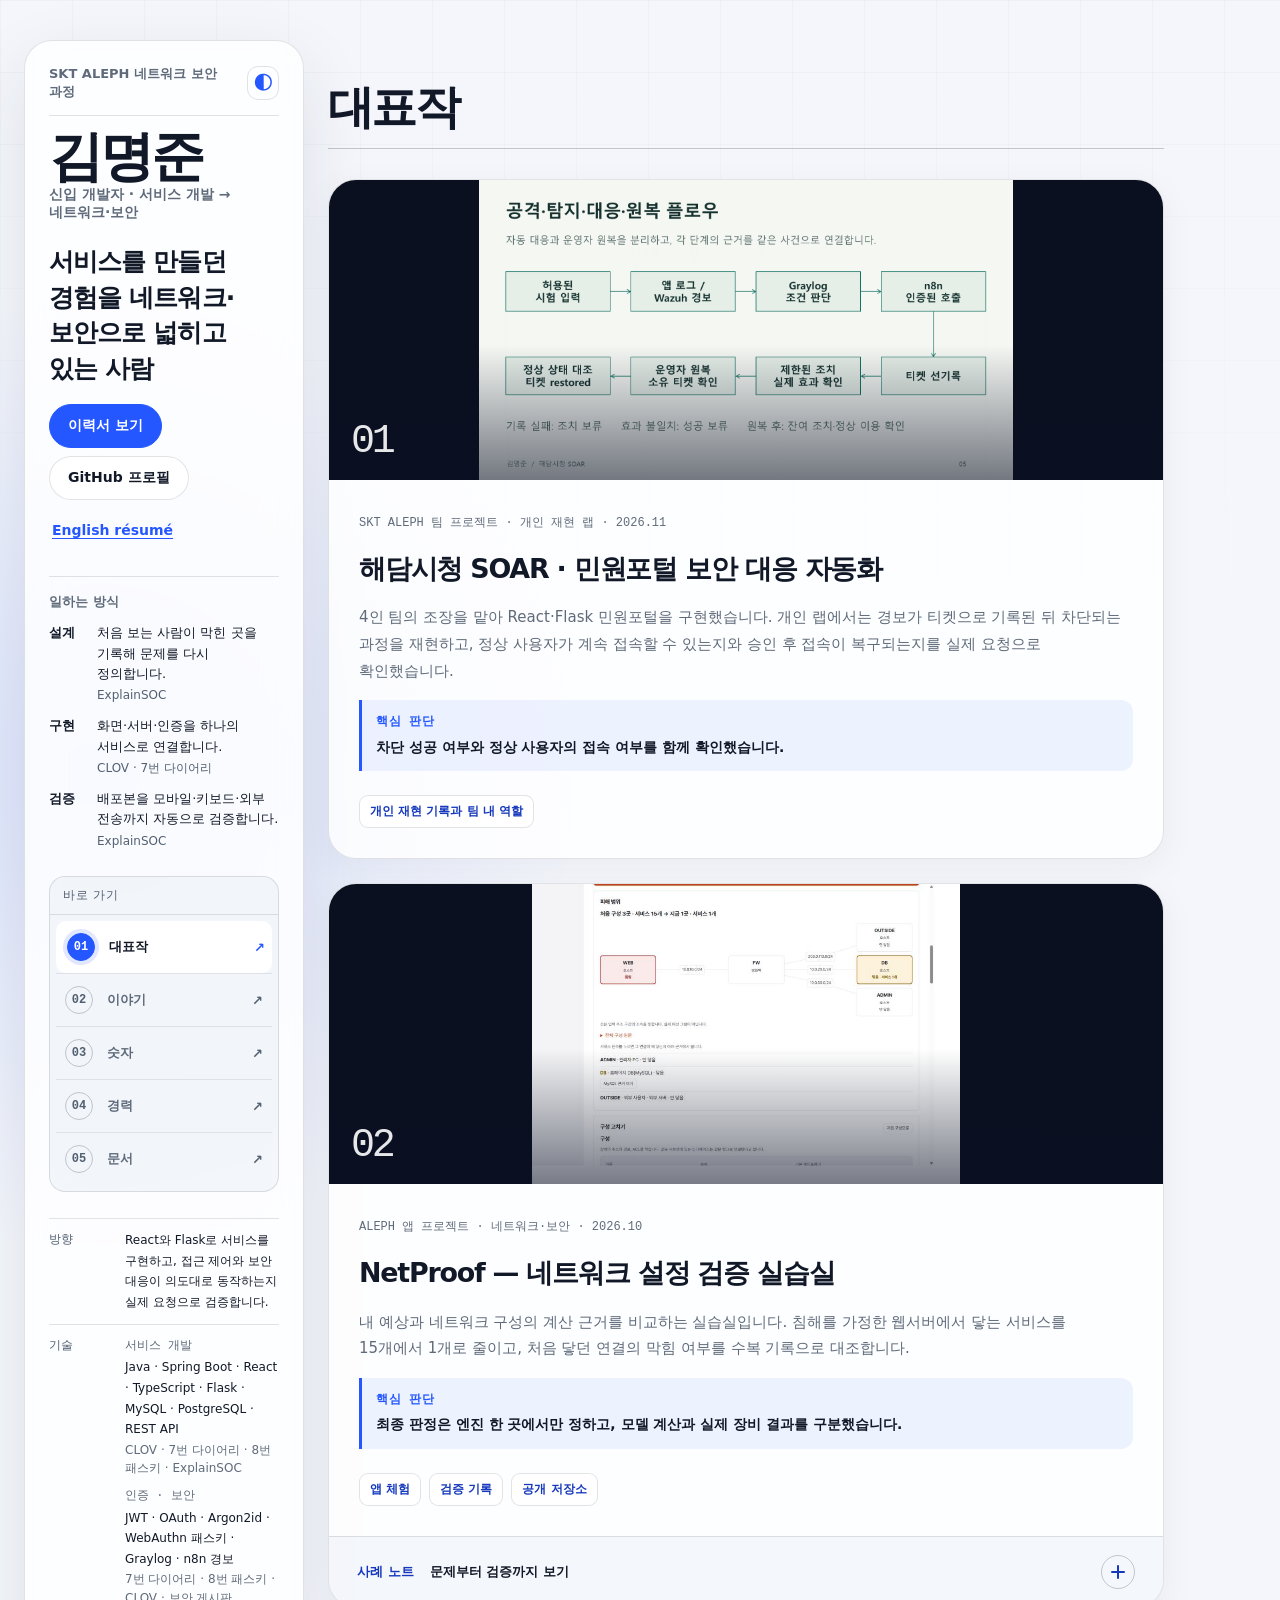
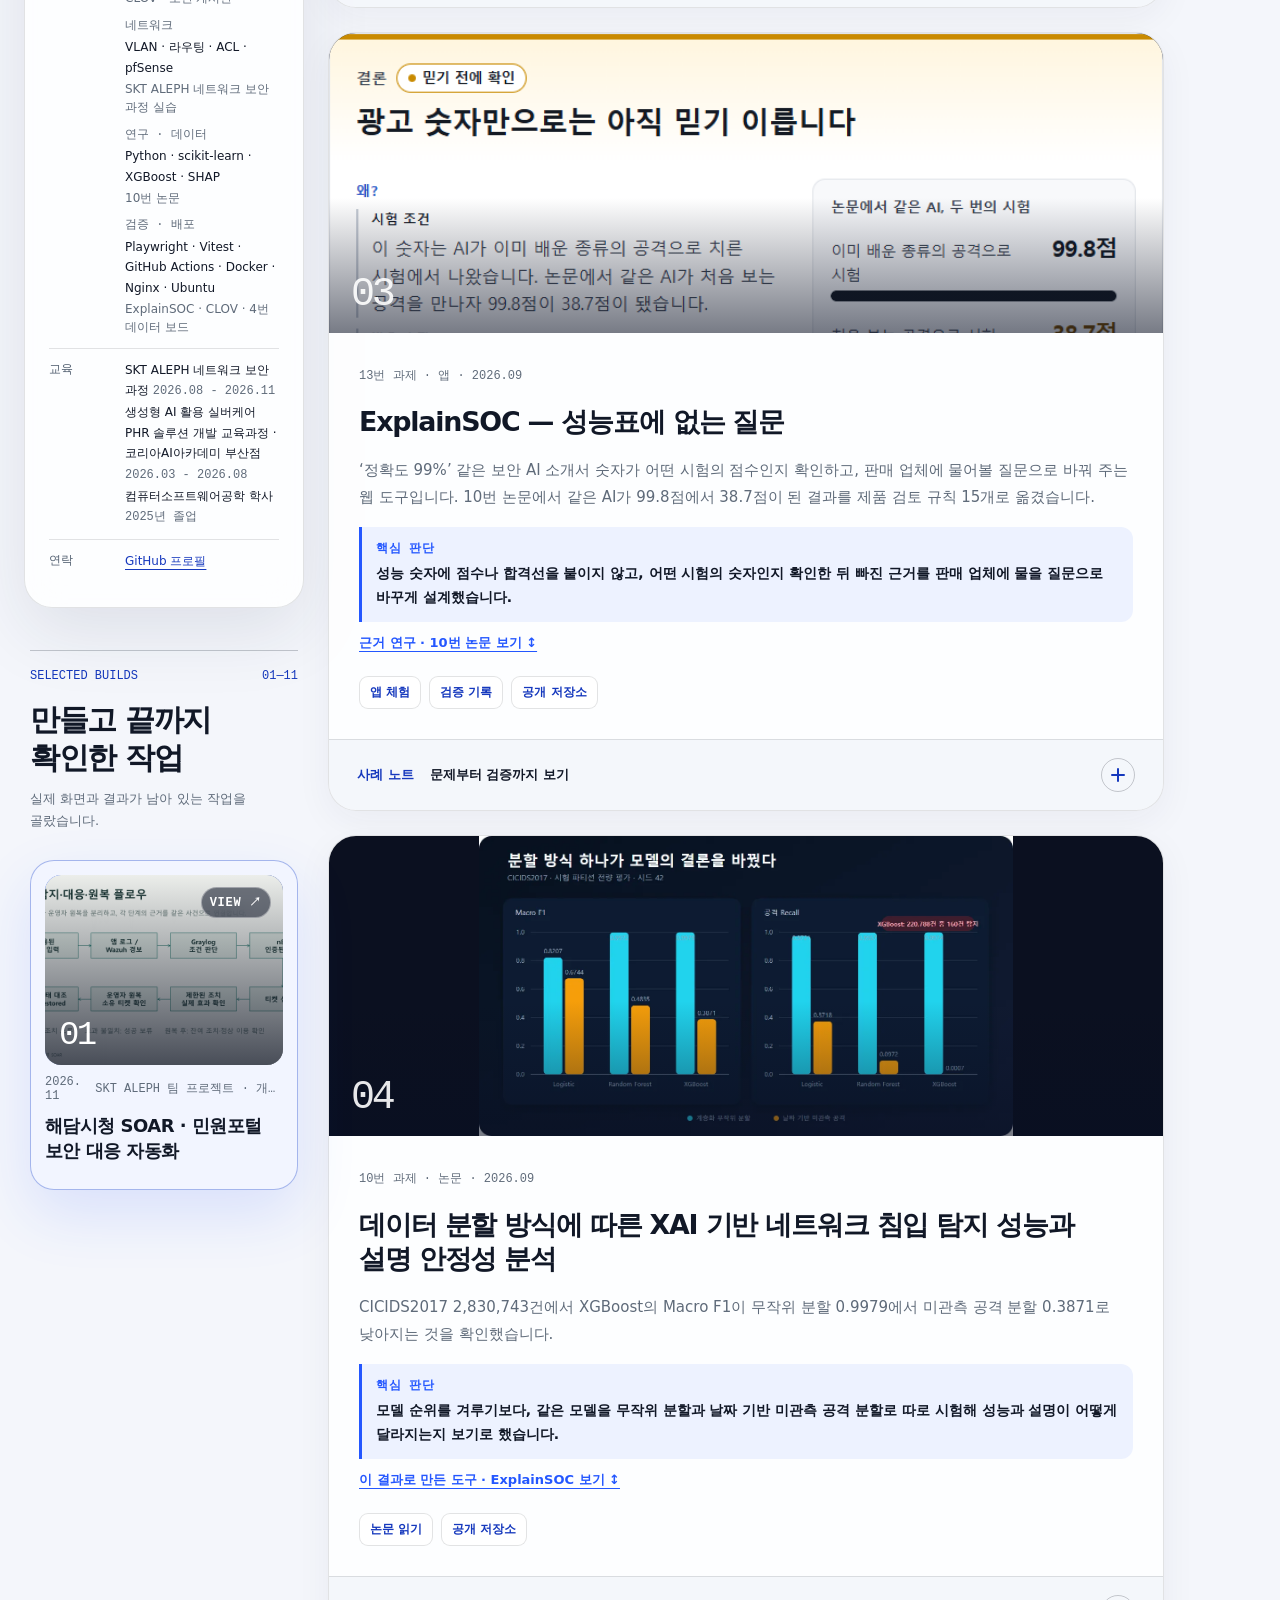
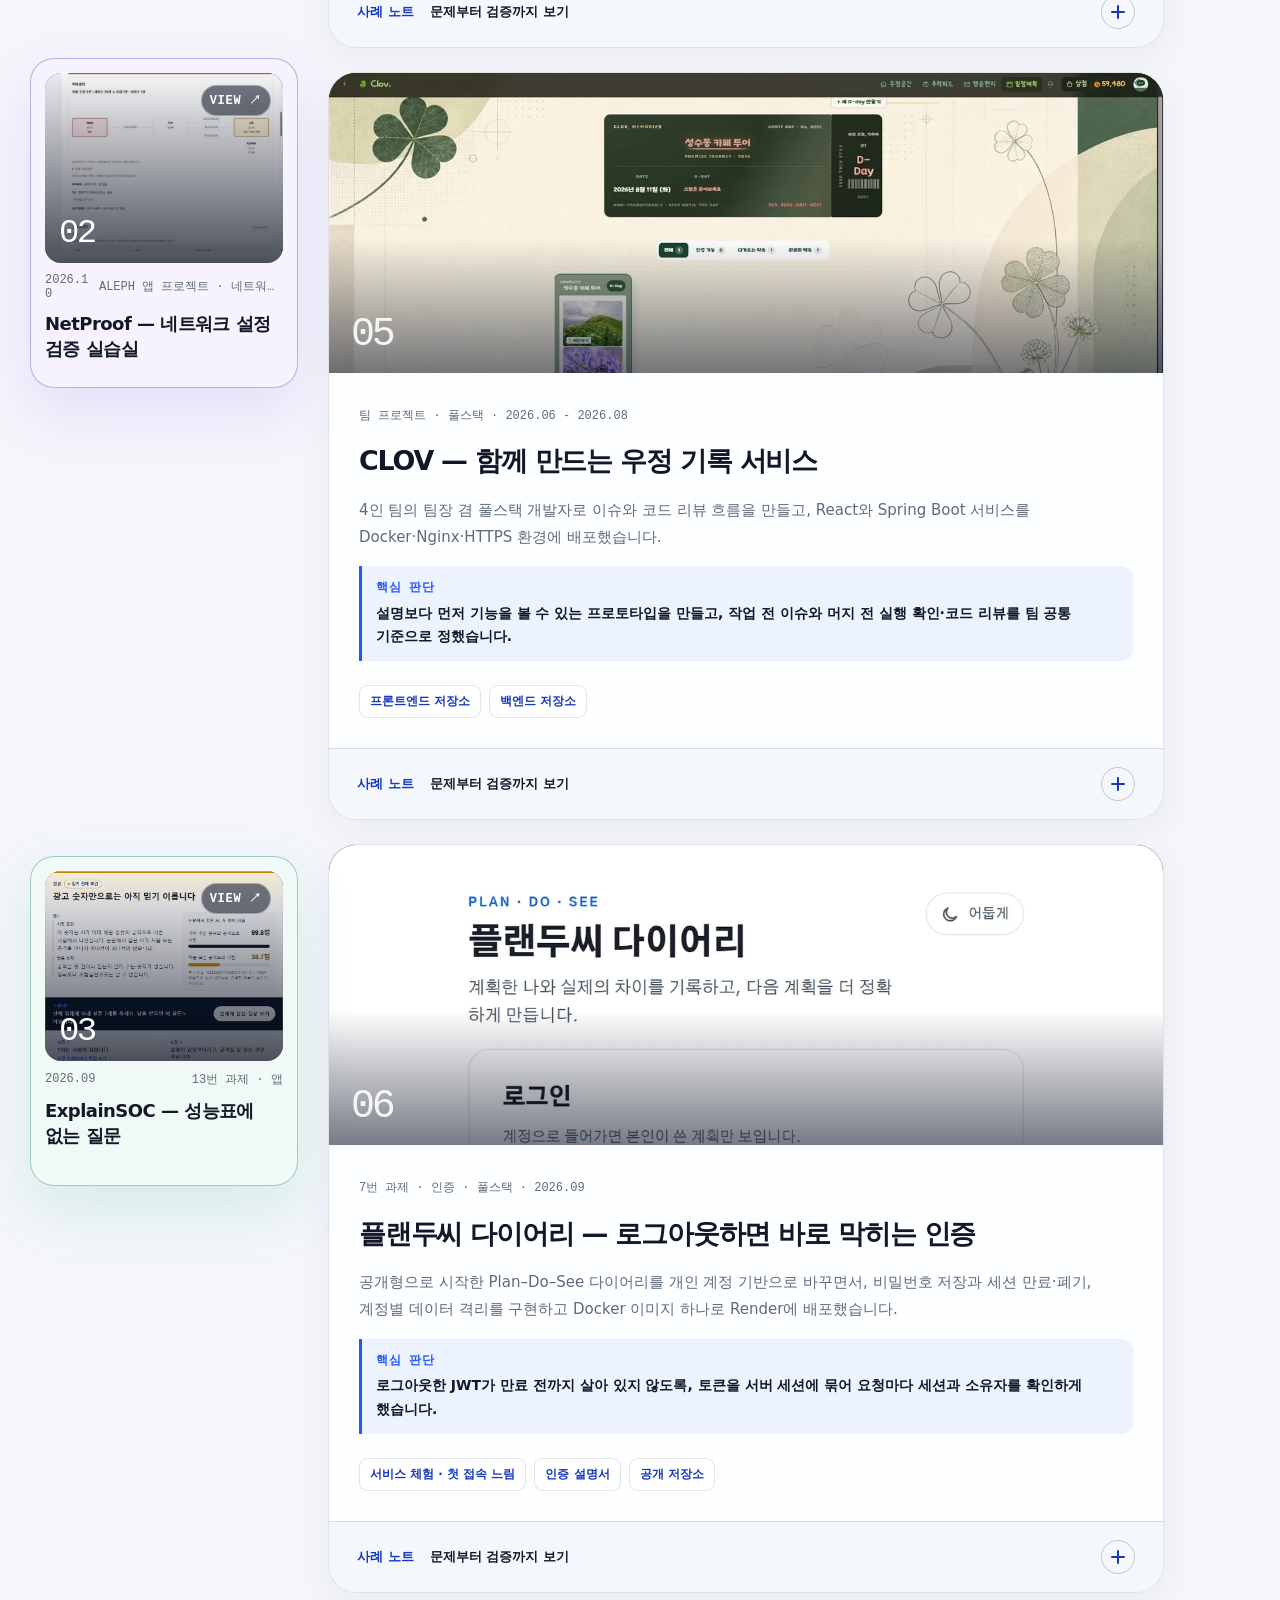
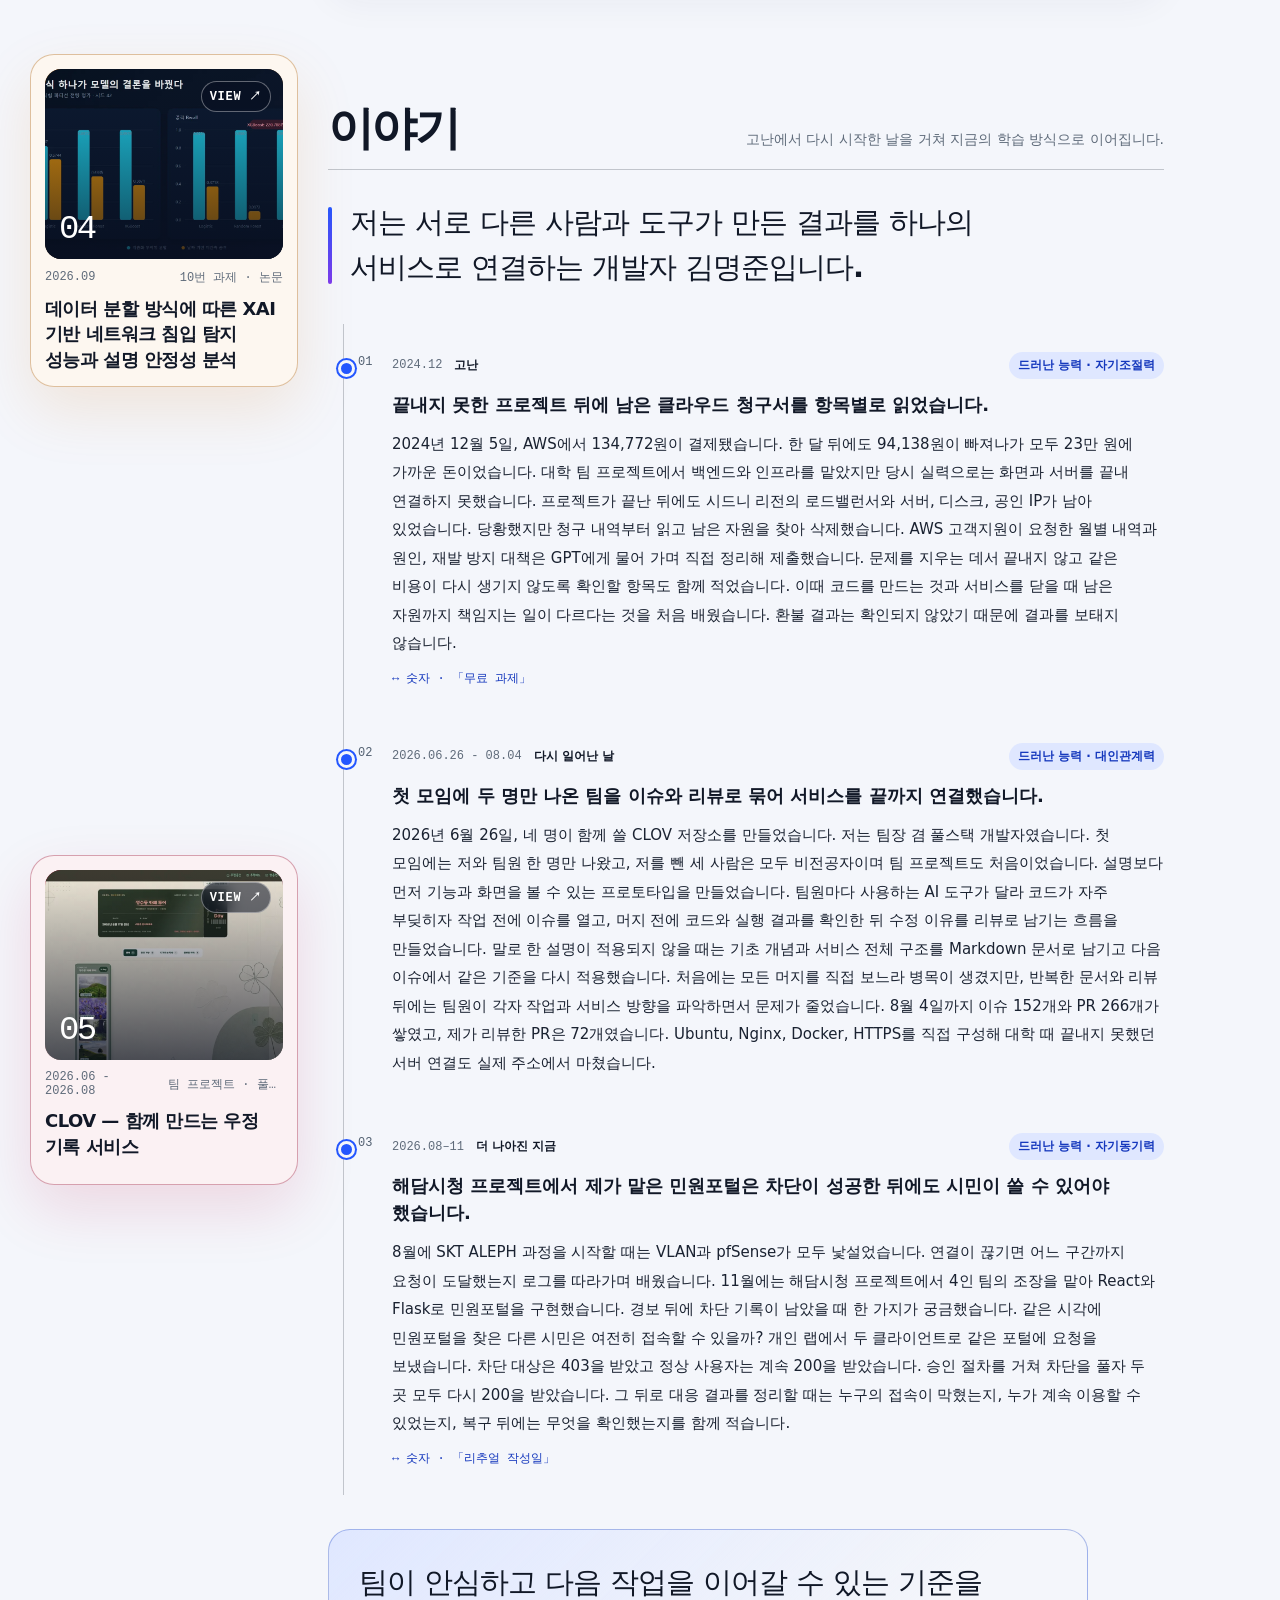
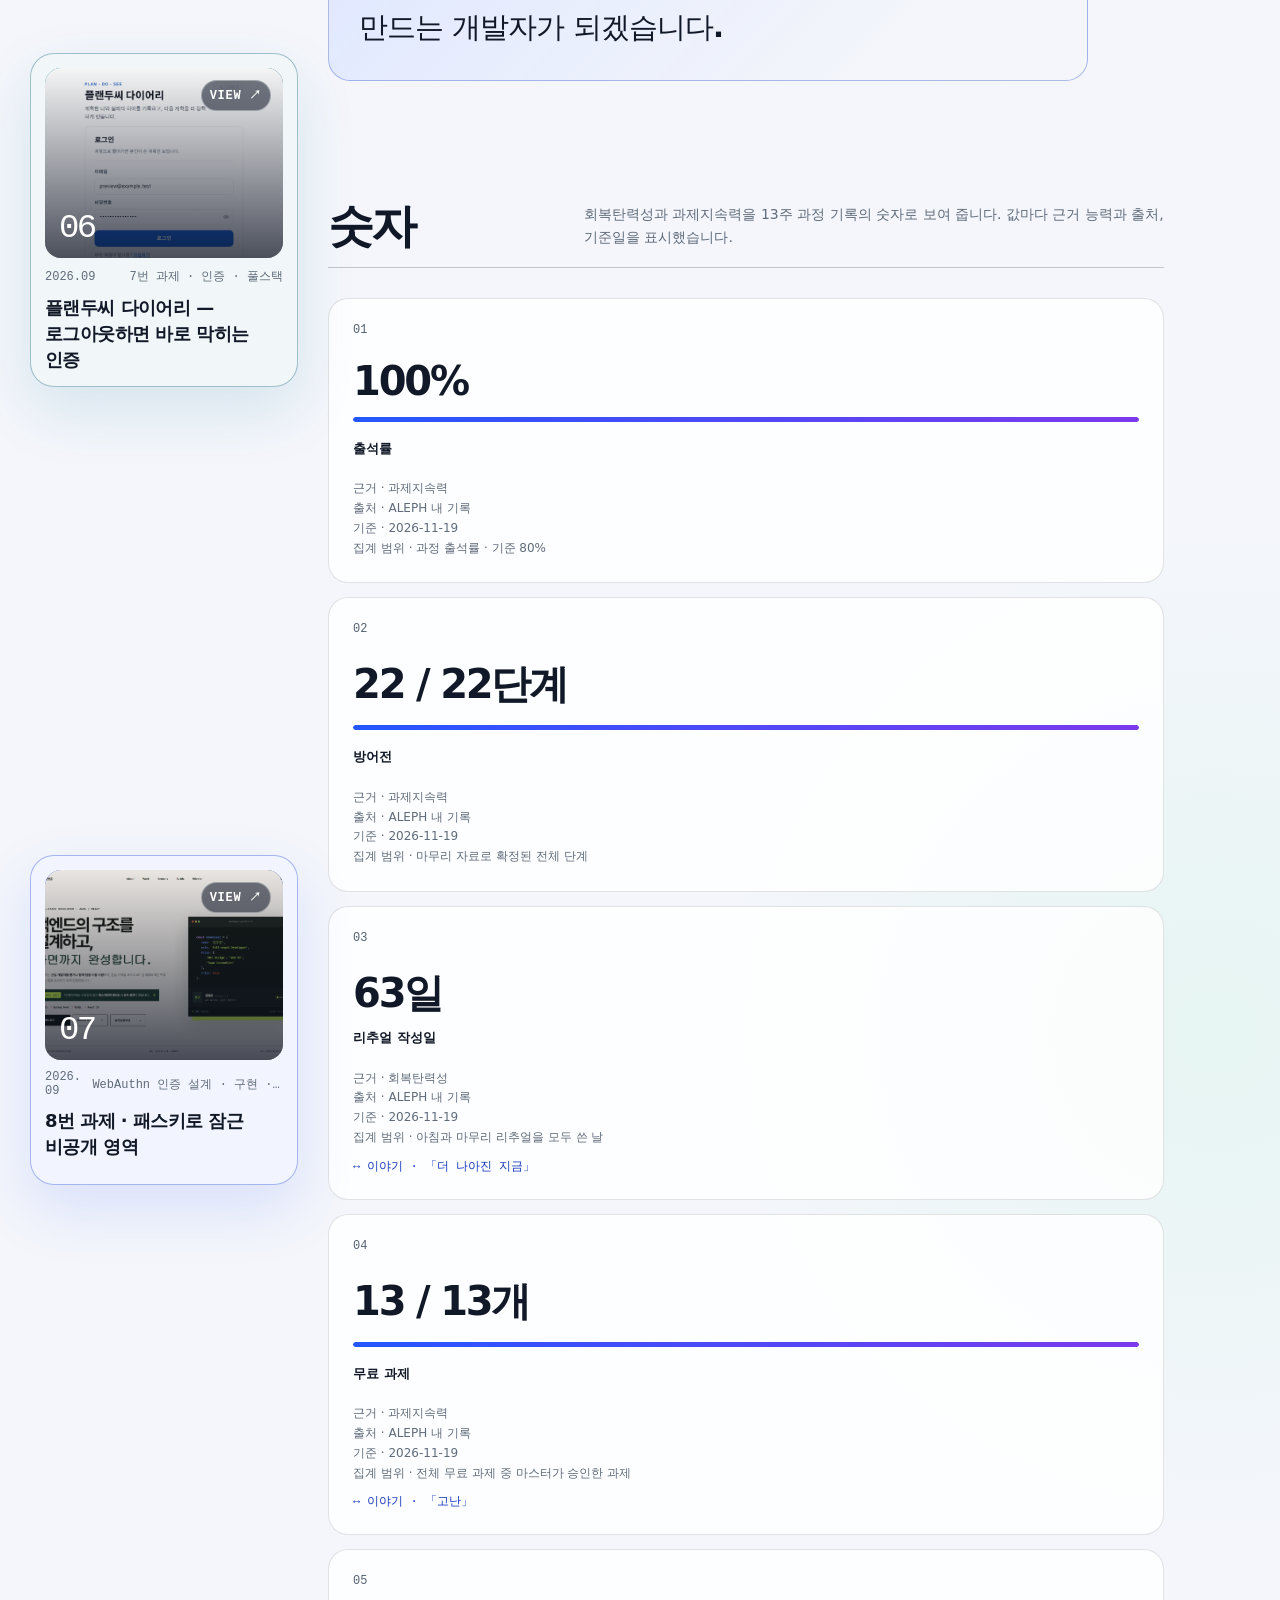
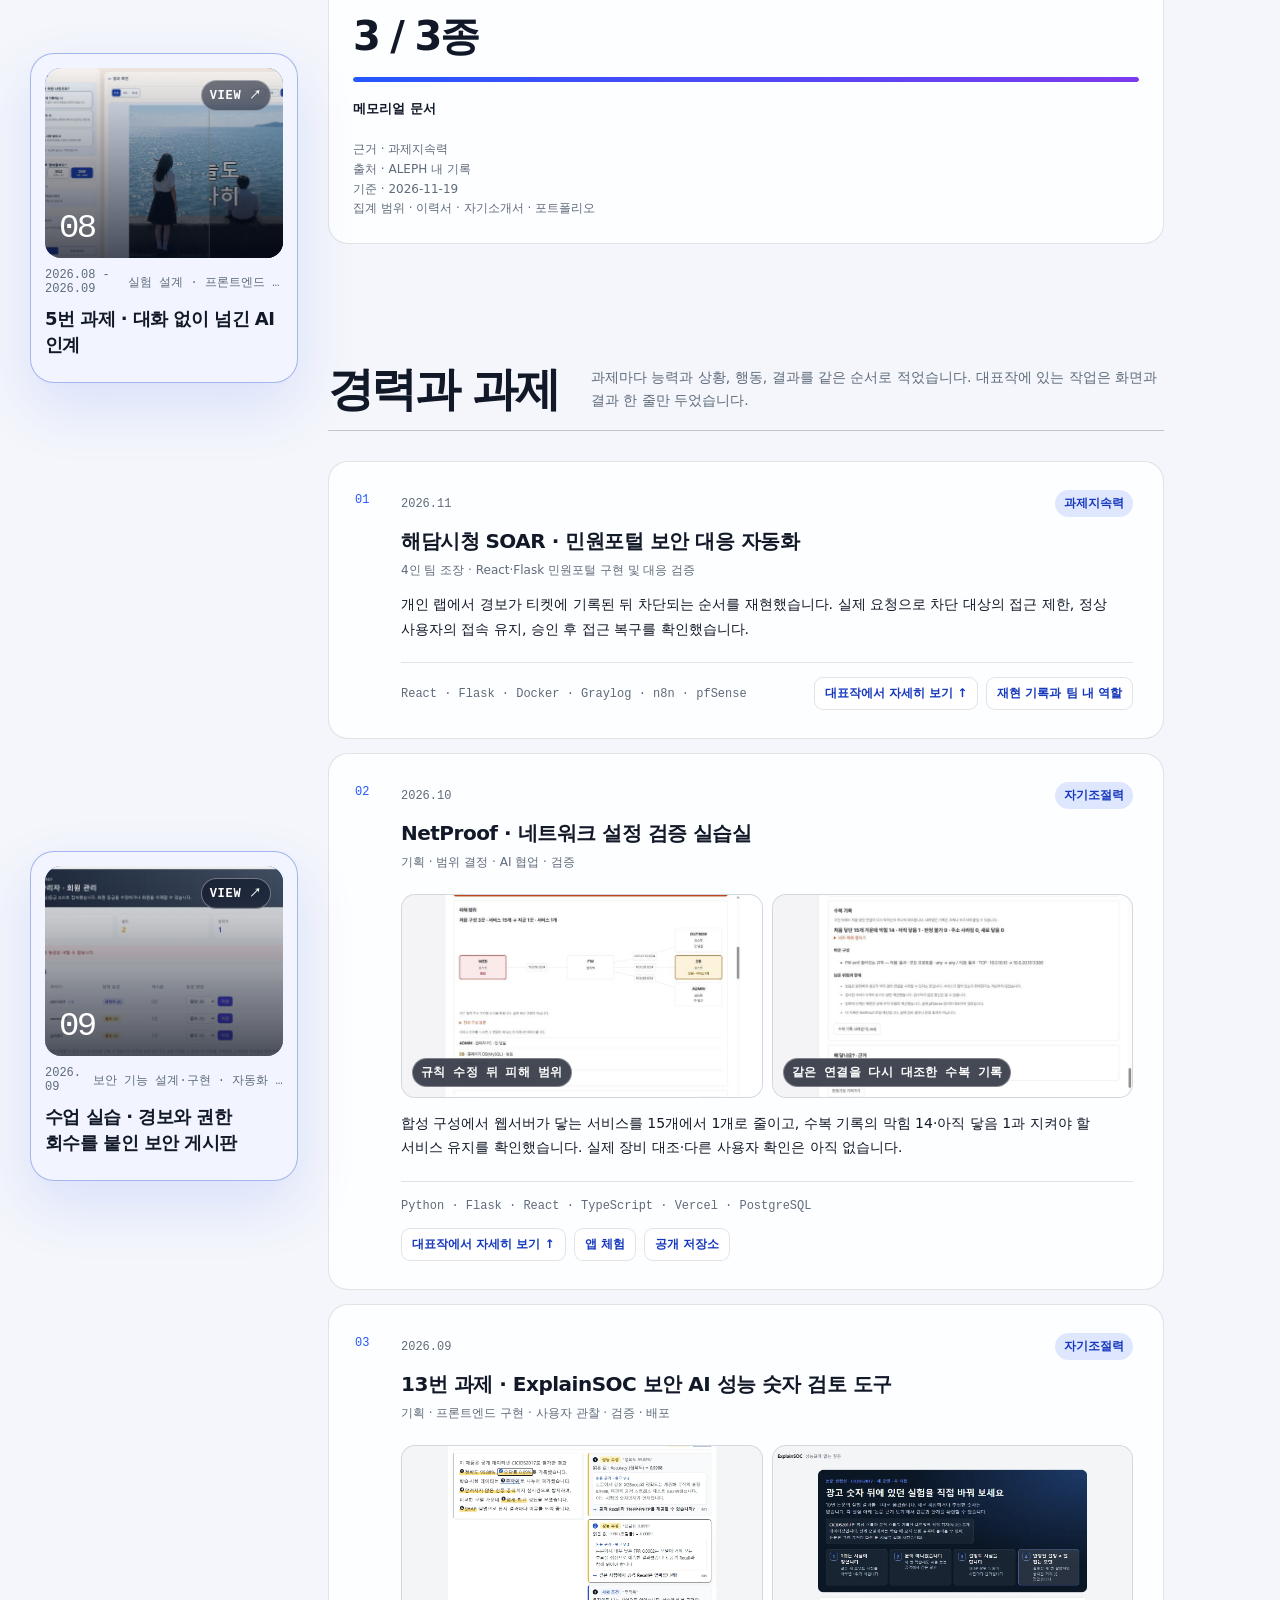
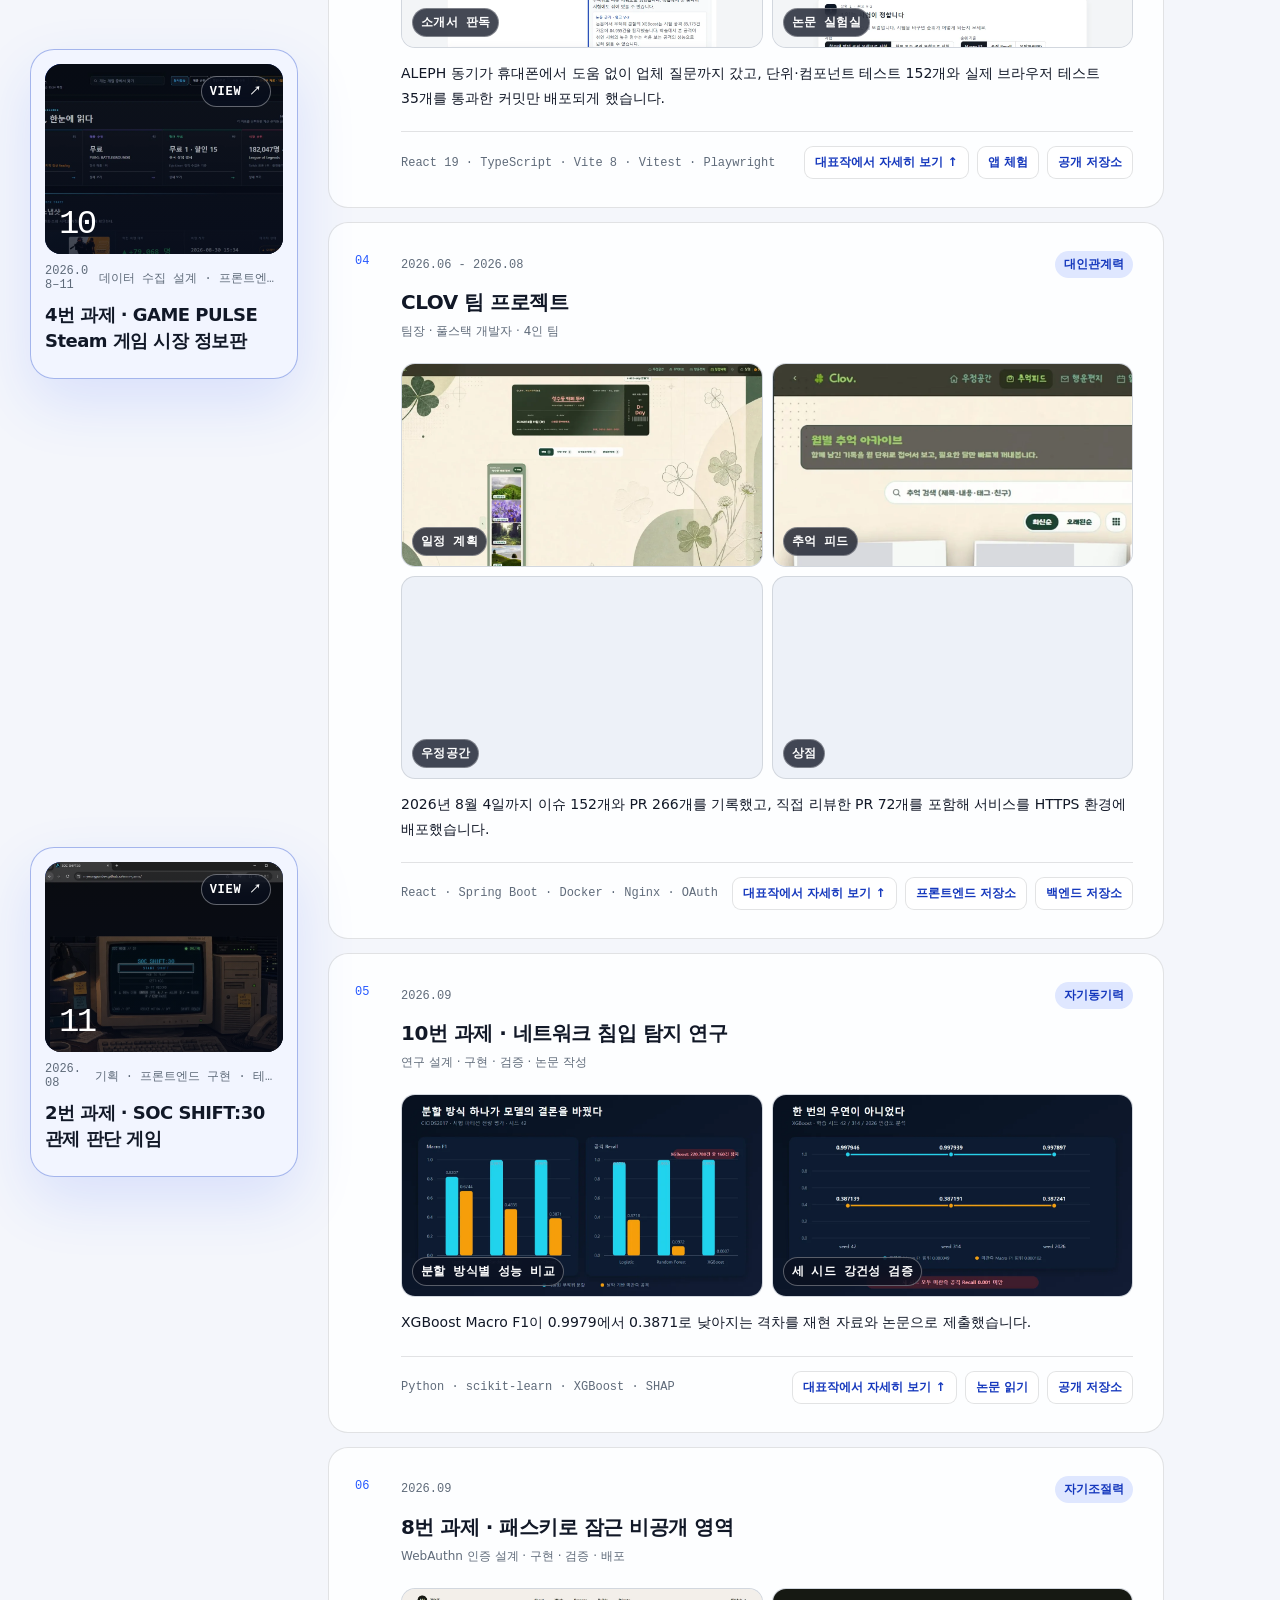
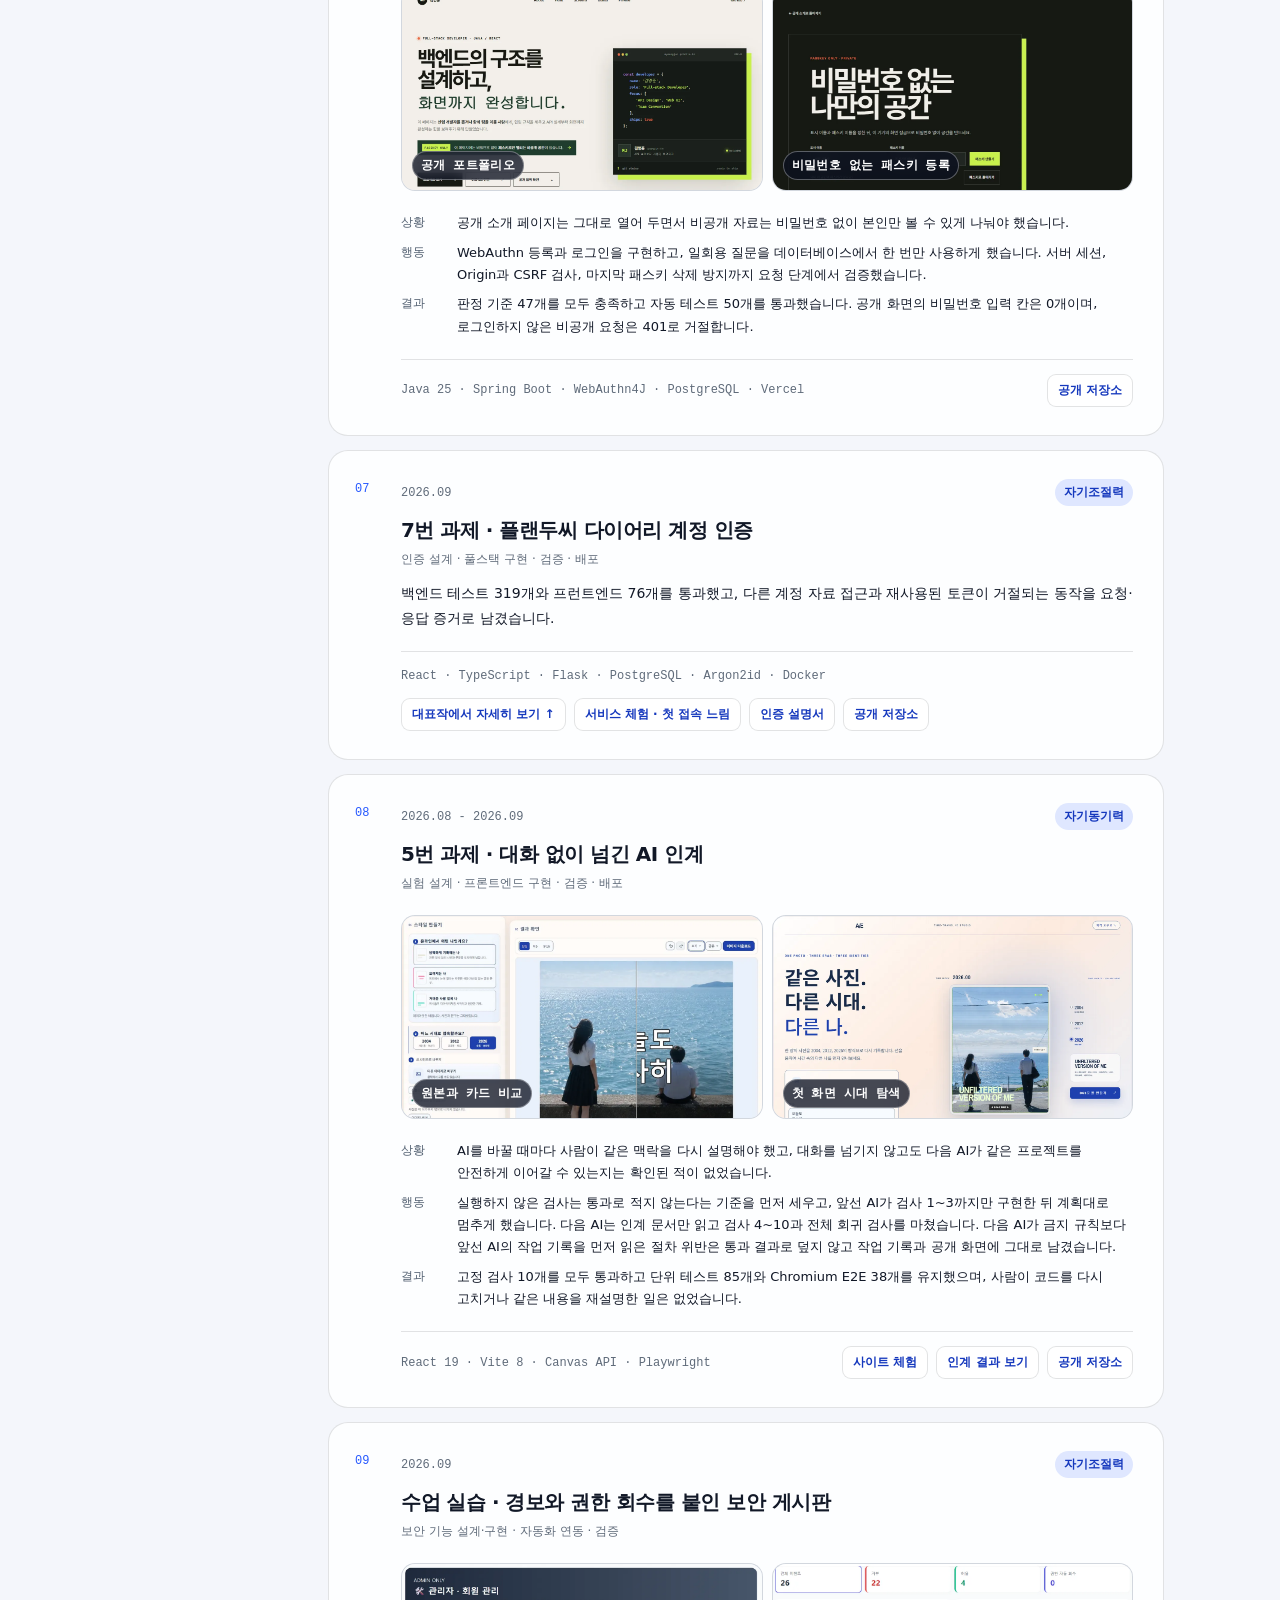
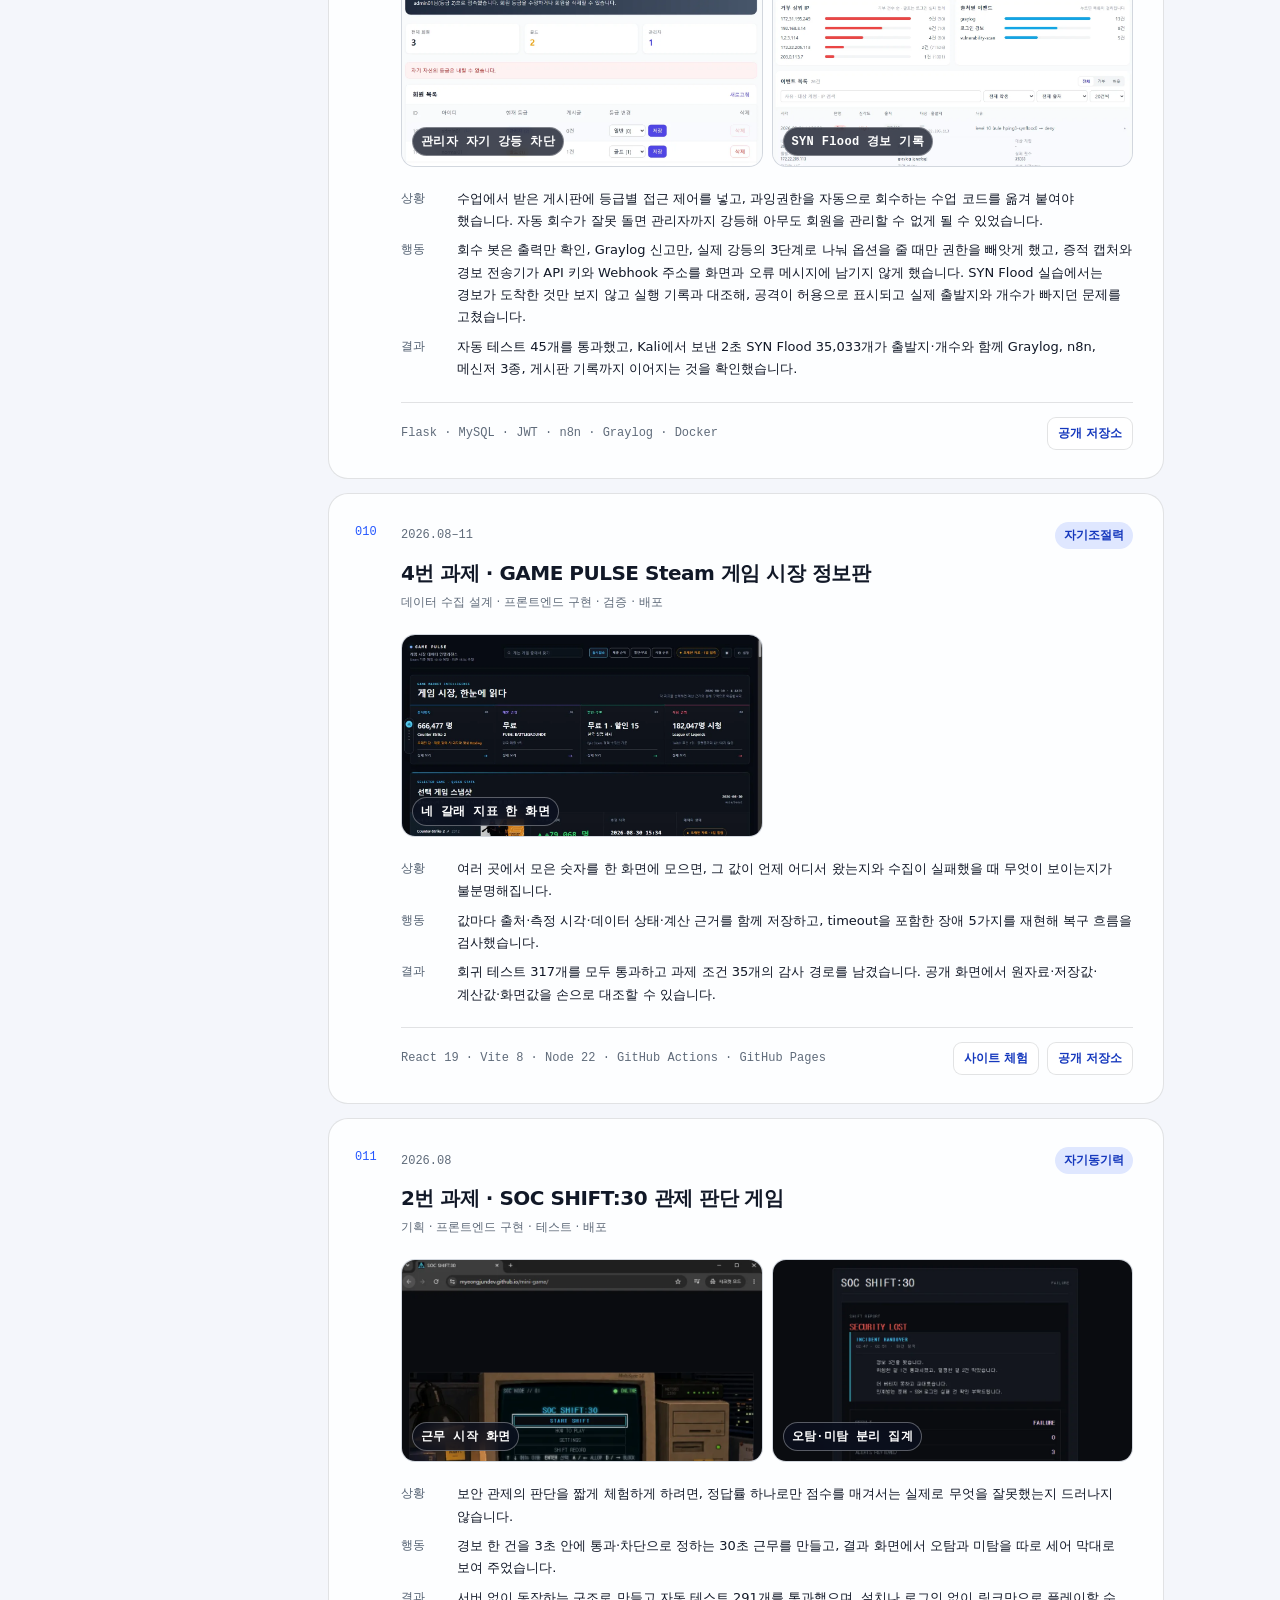
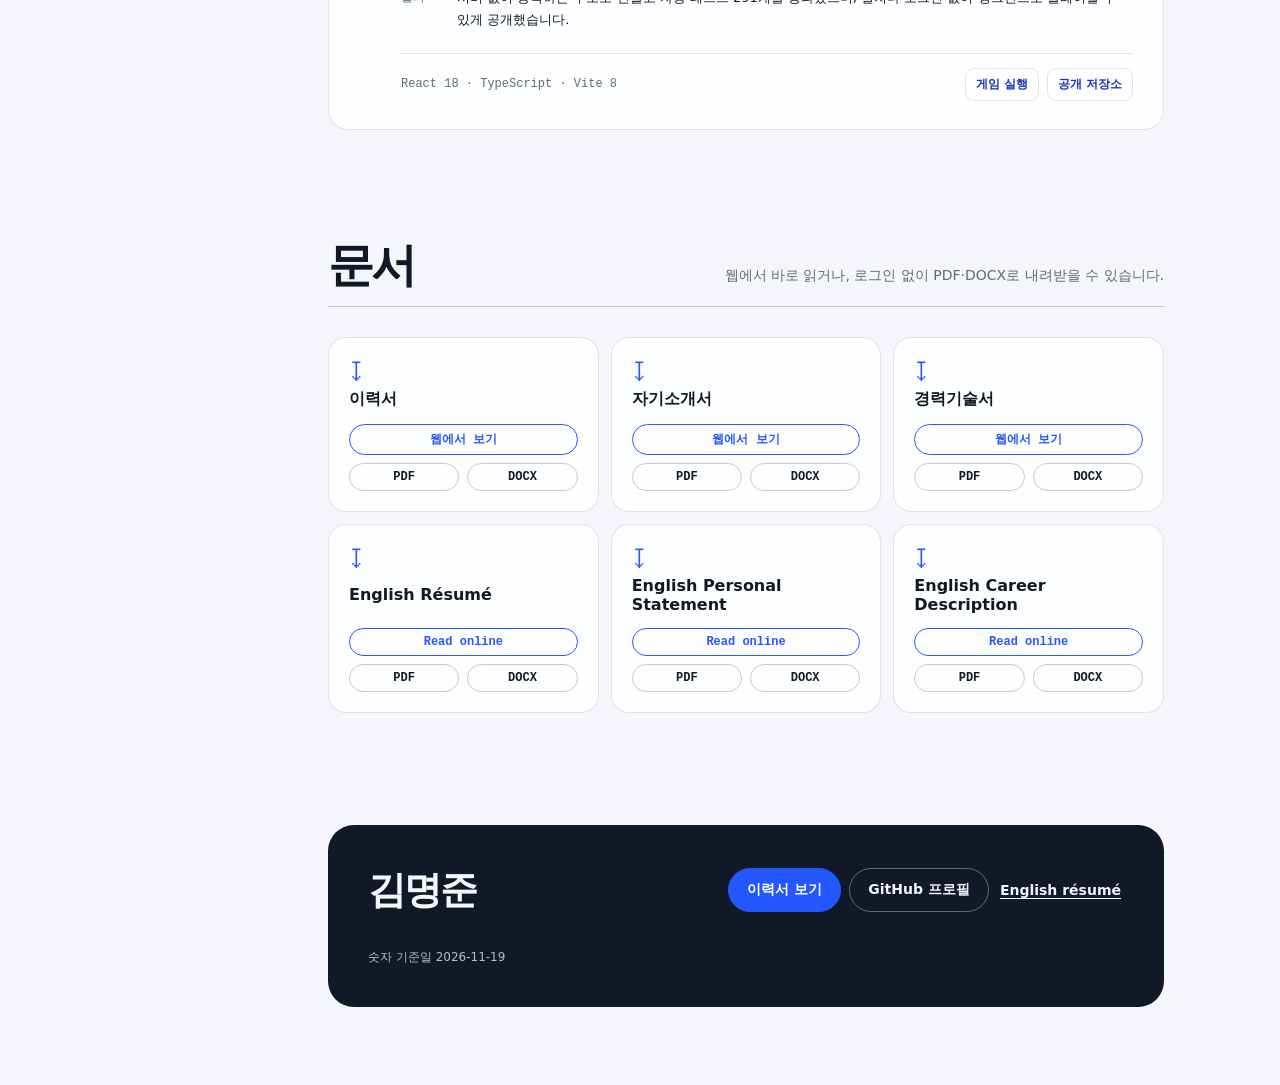
<file: docs/index.html>
<!doctype html>
<html lang="ko">
<head>
  <meta charset="utf-8">
  <meta name="viewport" content="width=device-width, initial-scale=1">
  <title>김명준 자기소개</title>
  <meta name="description" content="김명준의 이야기와 기록, 대표작, 경력, 문서">
  <meta name="color-scheme" content="light dark">
  <meta name="theme-color" content="#f4f6fb">
  <meta property="og:type" content="website">
  <meta property="og:locale" content="ko_KR">
  <meta property="og:title" content="김명준 자기소개">
  <meta property="og:description" content="김명준의 이야기와 기록, 대표작, 경력, 문서">
  <meta property="og:url" content="https://myeongjundev.github.io/about/">
  <meta property="og:image" content="https://myeongjundev.github.io/about/assets/og-card.png">
  <meta property="og:image:width" content="1200">
  <meta property="og:image:height" content="630">
  <meta property="og:image:alt" content="김명준 · 신입 개발자 · 서비스 개발 → 네트워크·보안 · 서비스를 만들던 경험을 네트워크·보안으로 넓히고 있는 사람">
  <meta name="twitter:card" content="summary_large_image">
  <link rel="canonical" href="https://myeongjundev.github.io/about/">
  <link rel="icon" href="favicon.svg" type="image/svg+xml">
  <link rel="stylesheet" href="styles.css?v=84d7a802947a">
  <script src="app.js?v=84d7a802947a" defer></script>
</head>
<body>
  <a class="skip-link" href="#main-content">본문으로 바로 가기</a>
  <div class="scroll-progress" aria-hidden="true"><span></span></div>

  <div class="layout">
    <div class="side-column">
    <aside class="side">
      <header class="intro">
        <div class="profile-topline">
          <span class="profile-context">SKT ALEPH 네트워크 보안 과정</span>
          <button class="theme-toggle" type="button" aria-pressed="false">
            <span class="theme-icon" aria-hidden="true">◐</span><span class="theme-label">Dark mode</span>
          </button>
        </div>
        <h1>김명준</h1>
        <p class="role">신입 개발자 · 서비스 개발 → 네트워크·보안</p>
        <p class="tagline">서비스를 만들던 경험을 네트워크·보안으로 넓히고 있는 사람</p>
        <p class="cta cta-hero"><a class="cta-primary" href="resume.html">이력서 보기</a><a class="cta-secondary" href="https://github.com/myeongjundev">GitHub 프로필</a><a class="cta-text" href="resume-en.html" lang="en">English résumé</a></p>
        <section class="how-i-work" aria-label="일하는 방식">
          <p class="how-title">일하는 방식</p>
          <ol>
            <li><span class="how-step">설계</span><span>처음 보는 사람이 막힌 곳을 기록해 문제를 다시 정의합니다.</span><span class="how-proof">ExplainSOC</span></li>
            <li><span class="how-step">구현</span><span>화면·서버·인증을 하나의 서비스로 연결합니다.</span><span class="how-proof">CLOV · 7번 다이어리</span></li>
            <li><span class="how-step">검증</span><span>배포본을 모바일·키보드·외부 전송까지 자동으로 검증합니다.</span><span class="how-proof">ExplainSOC</span></li>
          </ol>
        </section>
      </header>

      <nav class="entrances" aria-label="바로 가기">
        <div class="entrances-head">
          <span>바로 가기</span>
        </div>
        <span class="entrance-indicator" aria-hidden="true"></span>
        <ol>
          <li>
            <a href="#work">
              <span class="nav-index mono" aria-hidden="true">01</span>
              <span class="entrance-copy">대표작</span>
              <span class="arrow" aria-hidden="true">↗</span>
            </a>
          </li>
          <li>
            <a href="#story">
              <span class="nav-index mono" aria-hidden="true">02</span>
              <span class="entrance-copy">이야기</span>
              <span class="arrow" aria-hidden="true">↗</span>
            </a>
          </li>
          <li>
            <a href="#numbers">
              <span class="nav-index mono" aria-hidden="true">03</span>
              <span class="entrance-copy">숫자</span>
              <span class="arrow" aria-hidden="true">↗</span>
            </a>
          </li>
          <li>
            <a href="#experience">
              <span class="nav-index mono" aria-hidden="true">04</span>
              <span class="entrance-copy">경력</span>
              <span class="arrow" aria-hidden="true">↗</span>
            </a>
          </li>
          <li>
            <a href="#documents">
              <span class="nav-index mono" aria-hidden="true">05</span>
              <span class="entrance-copy">문서</span>
              <span class="arrow" aria-hidden="true">↗</span>
            </a>
          </li>
        </ol>
      </nav>

      <dl class="facts">
        <div><dt>방향</dt><dd>React와 Flask로 서비스를 구현하고, 접근 제어와 보안 대응이 의도대로 동작하는지 실제 요청으로 검증합니다.</dd></div>
        <div><dt>기술</dt><dd class="stack"><span><span class="mono muted">서비스 개발</span><span>Java · Spring Boot · React · TypeScript · Flask · MySQL · PostgreSQL · REST API<span class="stack-used">CLOV · 7번 다이어리 · 8번 패스키 · ExplainSOC</span></span></span><span><span class="mono muted">인증 · 보안</span><span>JWT · OAuth · Argon2id · WebAuthn 패스키 · Graylog · n8n 경보<span class="stack-used">7번 다이어리 · 8번 패스키 · CLOV · 보안 게시판</span></span></span><span><span class="mono muted">네트워크</span><span>VLAN · 라우팅 · ACL · pfSense<span class="stack-used">SKT ALEPH 네트워크 보안 과정 실습</span></span></span><span><span class="mono muted">연구 · 데이터</span><span>Python · scikit-learn · XGBoost · SHAP<span class="stack-used">10번 논문</span></span></span><span><span class="mono muted">검증 · 배포</span><span>Playwright · Vitest · GitHub Actions · Docker · Nginx · Ubuntu<span class="stack-used">ExplainSOC · CLOV · 4번 데이터 보드</span></span></span></dd></div>
        <div><dt>교육</dt><dd>SKT ALEPH 네트워크 보안 과정 <span class="mono muted">2026.08 - 2026.11</span><br>생성형 AI 활용 실버케어 PHR 솔루션 개발 교육과정 · 코리아AI아카데미 부산점 <span class="mono muted">2026.03 - 2026.08</span><br>컴퓨터소프트웨어공학 학사 <span class="mono muted">2025년 졸업</span></dd></div>
        <div><dt>연락</dt><dd><a href="https://github.com/myeongjundev">GitHub 프로필</a></dd></div>
      </dl>
    </aside>
    <section class="build-reel" aria-labelledby="build-reel-title">
      <div class="build-reel-head">
        <p class="mono">SELECTED BUILDS</p>
        <span class="mono">01—11</span>
      </div>
      <h2 id="build-reel-title">만들고 끝까지 확인한 작업</h2>
      <p class="build-reel-intro">실제 화면과 결과가 남아 있는 작업을 골랐습니다.</p>
      <div class="build-stack">
        <a class="build-card" href="#work-haedam-soar" style="--stack-order: 0; --stack-top: 28px">
          <span class="build-card-visual has-image" aria-hidden="true">
            <img src="assets/haedam-flow.png" alt="" width="1600" height="900" loading="lazy" decoding="async">
            <span class="build-card-number">01</span>
            <span class="build-card-mark">VIEW ↗</span>
          </span>
          <span class="build-card-meta mono"><span>2026.11</span><span>SKT ALEPH 팀 프로젝트 · 개인 재현 랩</span></span>
          <strong>해담시청 SOAR · 민원포털 보안 대응 자동화</strong>
        </a>
        <a class="build-card" href="#work-netproof" style="--stack-order: 1; --stack-top: 48px">
          <span class="build-card-visual has-image" aria-hidden="true">
            <img src="assets/netproof-contained.jpg" alt="" width="800" height="562" loading="lazy" decoding="async">
            <span class="build-card-number">02</span>
            <span class="build-card-mark">VIEW ↗</span>
          </span>
          <span class="build-card-meta mono"><span>2026.10</span><span>ALEPH 앱 프로젝트 · 네트워크·보안</span></span>
          <strong>NetProof — 네트워크 설정 검증 실습실</strong>
        </a>
        <a class="build-card" href="#work-t13-app" style="--stack-order: 2; --stack-top: 68px">
          <span class="build-card-visual has-image" aria-hidden="true">
            <img src="assets/t13-conclusion-v9.png" alt="" width="768" height="705" loading="lazy" decoding="async">
            <span class="build-card-number">03</span>
            <span class="build-card-mark">VIEW ↗</span>
          </span>
          <span class="build-card-meta mono"><span>2026.09</span><span>13번 과제 · 앱</span></span>
          <strong>ExplainSOC — 성능표에 없는 질문</strong>
        </a>
        <a class="build-card" href="#work-t10-paper" style="--stack-order: 3; --stack-top: 88px">
          <span class="build-card-visual has-image" aria-hidden="true">
            <img src="assets/t10-performance-comparison.webp" alt="" width="1200" height="675" loading="lazy" decoding="async">
            <span class="build-card-number">04</span>
            <span class="build-card-mark">VIEW ↗</span>
          </span>
          <span class="build-card-meta mono"><span>2026.09</span><span>10번 과제 · 논문</span></span>
          <strong>데이터 분할 방식에 따른 XAI 기반 네트워크 침입 탐지 성능과 설명 안정성 분석</strong>
        </a>
        <a class="build-card" href="#work-clov" style="--stack-order: 4; --stack-top: 108px">
          <span class="build-card-visual has-image" aria-hidden="true">
            <img src="assets/clov-promise.webp" alt="" width="1400" height="684" loading="lazy" decoding="async">
            <span class="build-card-number">05</span>
            <span class="build-card-mark">VIEW ↗</span>
          </span>
          <span class="build-card-meta mono"><span>2026.06 - 2026.08</span><span>팀 프로젝트 · 풀스택</span></span>
          <strong>CLOV — 함께 만드는 우정 기록 서비스</strong>
        </a>
        <a class="build-card" href="#work-t07-auth" style="--stack-order: 5; --stack-top: 128px">
          <span class="build-card-visual has-image" aria-hidden="true">
            <img src="assets/t07-login.webp" alt="" width="1200" height="1133" loading="lazy" decoding="async">
            <span class="build-card-number">06</span>
            <span class="build-card-mark">VIEW ↗</span>
          </span>
          <span class="build-card-meta mono"><span>2026.09</span><span>7번 과제 · 인증 · 풀스택</span></span>
          <strong>플랜두씨 다이어리 — 로그아웃하면 바로 막히는 인증</strong>
        </a>
        <a class="build-card" href="#experience-third-project" style="--stack-order: 6; --stack-top: 148px">
          <span class="build-card-visual has-image" aria-hidden="true">
            <img src="assets/t08-public-first-screen.webp" alt="" width="1280" height="860" loading="lazy" decoding="async">
            <span class="build-card-number">07</span>
            <span class="build-card-mark">VIEW ↗</span>
          </span>
          <span class="build-card-meta mono"><span>2026.09</span><span>WebAuthn 인증 설계 · 구현 · 검증 · 배포</span></span>
          <strong>8번 과제 · 패스키로 잠근 비공개 영역</strong>
        </a>
        <a class="build-card" href="#experience-t05-ai-handoff" style="--stack-order: 7; --stack-top: 168px">
          <span class="build-card-visual has-image" aria-hidden="true">
            <img src="assets/t05-studio.webp" alt="" width="1200" height="767" loading="lazy" decoding="async">
            <span class="build-card-number">08</span>
            <span class="build-card-mark">VIEW ↗</span>
          </span>
          <span class="build-card-meta mono"><span>2026.08 - 2026.09</span><span>실험 설계 · 프론트엔드 구현 · 검증 · 배포</span></span>
          <strong>5번 과제 · 대화 없이 넘긴 AI 인계</strong>
        </a>
        <a class="build-card" href="#experience-flask-board" style="--stack-order: 8; --stack-top: 188px">
          <span class="build-card-visual has-image" aria-hidden="true">
            <img src="assets/fb-self-demote-blocked.webp" alt="" width="1200" height="780" loading="lazy" decoding="async">
            <span class="build-card-number">09</span>
            <span class="build-card-mark">VIEW ↗</span>
          </span>
          <span class="build-card-meta mono"><span>2026.09</span><span>보안 기능 설계·구현 · 자동화 연동 · 검증</span></span>
          <strong>수업 실습 · 경보와 권한 회수를 붙인 보안 게시판</strong>
        </a>
        <a class="build-card" href="#experience-t04-info-board" style="--stack-order: 9; --stack-top: 208px">
          <span class="build-card-visual has-image" aria-hidden="true">
            <img src="assets/t04-overview.webp" alt="" width="1265" height="712" loading="lazy" decoding="async">
            <span class="build-card-number">10</span>
            <span class="build-card-mark">VIEW ↗</span>
          </span>
          <span class="build-card-meta mono"><span>2026.08–11</span><span>데이터 수집 설계 · 프론트엔드 구현 · 검증 · 배포</span></span>
          <strong>4번 과제 · GAME PULSE Steam 게임 시장 정보판</strong>
        </a>
        <a class="build-card" href="#experience-t02-mini-game" style="--stack-order: 10; --stack-top: 228px">
          <span class="build-card-visual has-image" aria-hidden="true">
            <img src="assets/t02-lobby.webp" alt="" width="900" height="935" loading="lazy" decoding="async">
            <span class="build-card-number">11</span>
            <span class="build-card-mark">VIEW ↗</span>
          </span>
          <span class="build-card-meta mono"><span>2026.08</span><span>기획 · 프론트엔드 구현 · 테스트 · 배포</span></span>
          <strong>2번 과제 · SOC SHIFT:30 관제 판단 게임</strong>
        </a>
      </div>
    </section>
    </div>
    <main id="main-content" class="content">
      <section id="work">
        <div class="section-head">
          <h2>대표작</h2>
        </div>
        <div class="works">
          <article id="work-haedam-soar" class="work published reveal">
            <div class="work-visual has-image">
              <img src="assets/haedam-flow.png" alt="해담시청 개인 랩의 탐지, 티켓 기록, 차단, 검증과 원복 흐름" width="1600" height="900" style="object-fit: contain" loading="lazy" decoding="async">
              <span class="work-number">01</span>
            </div>
            <div class="work-copy">
              <span class="mono muted work-kind">SKT ALEPH 팀 프로젝트 · 개인 재현 랩 · 2026.11</span>
              <h3 class="work-title">해담시청 SOAR · 민원포털 보안 대응 자동화</h3>
              <p class="work-desc">4인 팀의 조장을 맡아 React·Flask 민원포털을 구현했습니다. 개인 랩에서는 경보가 티켓으로 기록된 뒤 차단되는 과정을 재현하고, 정상 사용자가 계속 접속할 수 있는지와 승인 후 접속이 복구되는지를 실제 요청으로 확인했습니다.</p>
              <p class="work-decision"><span class="mono">핵심 판단</span>차단 성공 여부와 정상 사용자의 접속 여부를 함께 확인했습니다.</p>

              <p class="links"><a href="https://github.com/myeongjundev/haedam-soar-portfolio">개인 재현 기록과 팀 내 역할</a></p>
            </div>

          </article>
          <article id="work-netproof" class="work published reveal">
            <div class="work-visual has-image">
              <img src="assets/netproof-contained.jpg" alt="NetProof 침해 가정 장면 1. 규칙을 고친 뒤 처음 3곳·서비스 15개에서 지금 1곳·서비스 1개로 줄고 DB의 MySQL만 닿는 합성 구성이다." width="800" height="562" style="object-fit: contain; object-position: center" loading="lazy" decoding="async">
              <span class="work-number">02</span>
            </div>
            <div class="work-copy">
              <span class="mono muted work-kind">ALEPH 앱 프로젝트 · 네트워크·보안 · 2026.10</span>
              <h3 class="work-title">NetProof — 네트워크 설정 검증 실습실</h3>
              <p class="work-desc">내 예상과 네트워크 구성의 계산 근거를 비교하는 실습실입니다. 침해를 가정한 웹서버에서 닿는 서비스를 15개에서 1개로 줄이고, 처음 닿던 연결의 막힘 여부를 수복 기록으로 대조합니다.</p>
              <p class="work-decision"><span class="mono">핵심 판단</span>최종 판정은 엔진 한 곳에서만 정하고, 모델 계산과 실제 장비 결과를 구분했습니다.</p>

              <p class="links"><a href="https://netproof-vert.vercel.app/">앱 체험</a><a href="https://github.com/myeongjundev/netproof/blob/main/docs/final-review-2026-10-25.md">검증 기록</a><a href="https://github.com/myeongjundev/netproof">공개 저장소</a></p>
            </div>
            <details class="work-case">
              <summary>
                <span><span class="case-label">사례 노트</span><span class="case-summary-open">문제부터 검증까지 보기</span><span class="case-summary-close">접기</span></span>
                <span class="case-icon" aria-hidden="true"></span>
              </summary>
              <div class="case-grid">
                <section class="case-step">
                  <span class="case-step-index mono">01</span>
                  <h4>문제</h4>
                  <p>네트워크 설정에 대한 답이 맞는지 결과만으로는 확인하기 어렵고, 서버 하나가 뚫렸다고 가정했을 때 다른 장비까지 연결을 시작할 수 있는 범위도 살펴볼 필요가 있었습니다.</p>
                </section>
                <section class="case-step">
                  <span class="case-step-index mono">02</span>
                  <h4>판단</h4>
                  <p>최종 PASS/DENY는 엔진만 정하게 하고, 화면에서는 계산 근거를 보여 주도록 나눴습니다. 실제 장비와 대조하지 않은 모델 계산을 운영 결과처럼 설명하지 않는 기준을 세웠습니다.</p>
                </section>
                <section class="case-step">
                  <span class="case-step-index mono">03</span>
                  <h4>구현</h4>
                  <p>Claude Code·Codex와 협업해 Python 판정 엔진, Flask API, React·TypeScript 화면을 연결했습니다. 침해 가정 실습 4장면, pfSense 방식의 방화벽 입력, 변경 전후 비교와 Markdown 수복 기록, 로그인 없이 보는 CISA KEV 보안 소식을 구현했습니다. 실제 네트워크에 패킷을 보내거나 앱 안에서 AI를 부르지는 않습니다.</p>
                </section>
                <section class="case-step">
                  <span class="case-step-index mono">04</span>
                  <h4>검증</h4>
                  <p>2026-10-25 검토 기록에서 장면 1의 닿는 서비스 15개가 1개로 줄고 수복 기록에 막힘 14·아직 닿음 1이 나오는 것을 확인했습니다. 자동 시험은 엔진 508 passed·2 xfailed, 서버 277 passed·1 skipped, 웹 832 passed였습니다. 브라우저 확인은 AI의 학생 입장 점검이며 실제 pfSense 장비 대조와 다른 사용자 확인은 아직 없습니다.</p>
                </section>
              </div>
            </details>
          </article>
          <article id="work-t13-app" class="work published reveal">
            <div class="work-visual has-image">
              <img src="assets/t13-conclusion-v9.png" alt="ExplainSOC 결론 카드. 광고 숫자만으로는 아직 믿기 이르다는 결론과 이유, 논문에서 같은 AI가 99.8점에서 38.7점이 된 두 시험 막대, 업체에 물을 질문과 논문 실험실로 가는 길을 보여 준다." width="768" height="705" style="object-position: left top" loading="lazy" decoding="async">
              <span class="work-number">03</span>
            </div>
            <div class="work-copy">
              <span class="mono muted work-kind">13번 과제 · 앱 · 2026.09</span>
              <h3 class="work-title">ExplainSOC — 성능표에 없는 질문</h3>
              <p class="work-desc">‘정확도 99%’ 같은 보안 AI 소개서 숫자가 어떤 시험의 점수인지 확인하고, 판매 업체에 물어볼 질문으로 바꿔 주는 웹 도구입니다. 10번 논문에서 같은 AI가 99.8점에서 38.7점이 된 결과를 제품 검토 규칙 15개로 옮겼습니다.</p>
              <p class="work-decision"><span class="mono">핵심 판단</span>성능 숫자에 점수나 합격선을 붙이지 않고, 어떤 시험의 숫자인지 확인한 뒤 빠진 근거를 판매 업체에 물을 질문으로 바꾸게 설계했습니다.</p>
              <p class="work-related"><a href="#work-t10-paper">근거 연구 · 10번 논문 보기 ↕</a></p>
              <p class="links"><a href="https://myeongjundev.github.io/explainsoc/">앱 체험</a><a href="https://github.com/myeongjundev/explainsoc/blob/main/evidence/card-4.md">검증 기록</a><a href="https://github.com/myeongjundev/explainsoc">공개 저장소</a></p>
            </div>
            <details class="work-case">
              <summary>
                <span><span class="case-label">사례 노트</span><span class="case-summary-open">문제부터 검증까지 보기</span><span class="case-summary-close">접기</span></span>
                <span class="case-icon" aria-hidden="true"></span>
              </summary>
              <div class="case-grid">
                <section class="case-step">
                  <span class="case-step-index mono">01</span>
                  <h4>문제</h4>
                  <p>보안 AI 제품은 ‘정확도 99%’ 같은 높은 숫자를 앞세우지만, 그 숫자가 어떤 시험에서 나왔는지는 잘 적지 않습니다. 10번 논문에서 같은 XGBoost가 무작위로 나눈 시험에서는 Macro F1 0.9979, 학습에 없던 공격만 둔 시험에서는 0.3871이었고, 공격 220,788건 가운데 160건만 잡았습니다.</p>
                </section>
                <section class="case-step">
                  <span class="case-step-index mono">02</span>
                  <h4>판단</h4>
                  <p>숫자의 좋고 나쁨을 판정하지 않고, 숫자를 만든 시험 조건을 먼저 확인하게 했습니다. 점수·등급·합격선은 만들지 않았고, 기능을 늘리기보다 처음 보는 사람이 막힌 곳(무엇을 하는 사이트인지, 결과가 밀집함, 그래서 뭐?)을 하나씩 고쳤습니다.</p>
                </section>
                <section class="case-step">
                  <span class="case-step-index mono">03</span>
                  <h4>구현</h4>
                  <p>React·TypeScript·Vite 정적 앱에서 소개서 문장과 성능표의 빠진 시험 조건을 판독 규칙 15개로 찾아 공급자 질문으로 바꾸고, 결과 맨 위 결론 카드(결론 · 왜? · 그래서?)와 논문 결과를 직접 바꿔 보는 논문 실험실을 붙였습니다. 서버 없이 브라우저 안에서만 동작하고 콘텐츠 보안 정책으로 외부 전송을 막았습니다.</p>
                </section>
                <section class="case-step">
                  <span class="case-step-index mono">04</span>
                  <h4>검증</h4>
                  <p>처음 보는 사람들의 반응을 여섯 번 기록하며 화면을 고쳤고, 마지막에는 ALEPH 동기가 휴대폰에서 도움 없이 업체 질문까지 갔습니다. 단위·컴포넌트 테스트 152개와 실제 브라우저 테스트 35개를 통과한 커밋만 배포되게 했고, 재현 가능한 ZIP을 빈 폴더에 풀어 다시 검증했습니다.</p>
                </section>
              </div>
            </details>
          </article>
          <article id="work-t10-paper" class="work published reveal">
            <div class="work-visual has-image">
              <img src="assets/t10-performance-comparison.webp" alt="무작위 분할과 날짜 기반 미관측 공격 분할에서 세 모델의 Macro F1과 공격 Recall을 비교한 차트." width="1200" height="675" style="object-fit: contain; object-position: center" loading="lazy" decoding="async">
              <span class="work-number">04</span>
            </div>
            <div class="work-copy">
              <span class="mono muted work-kind">10번 과제 · 논문 · 2026.09</span>
              <h3 class="work-title">데이터 분할 방식에 따른 XAI 기반 네트워크 침입 탐지 성능과 설명 안정성 분석</h3>
              <p class="work-desc">CICIDS2017 2,830,743건에서 XGBoost의 Macro F1이 무작위 분할 0.9979에서 미관측 공격 분할 0.3871로 낮아지는 것을 확인했습니다.</p>
              <p class="work-decision"><span class="mono">핵심 판단</span>모델 순위를 겨루기보다, 같은 모델을 무작위 분할과 날짜 기반 미관측 공격 분할로 따로 시험해 성능과 설명이 어떻게 달라지는지 보기로 했습니다.</p>
              <p class="work-related"><a href="#work-t13-app">이 결과로 만든 도구 · ExplainSOC 보기 ↕</a></p>
              <p class="links"><a href="https://github.com/myeongjundev/explainsoc-research/blob/main/output/pdf/T10-research-paper.pdf">논문 읽기</a><a href="https://github.com/myeongjundev/explainsoc-research">공개 저장소</a></p>
            </div>
            <details class="work-case">
              <summary>
                <span><span class="case-label">사례 노트</span><span class="case-summary-open">문제부터 검증까지 보기</span><span class="case-summary-close">접기</span></span>
                <span class="case-icon" aria-hidden="true"></span>
              </summary>
              <div class="case-grid">
                <section class="case-step">
                  <span class="case-step-index mono">01</span>
                  <h4>문제</h4>
                  <p>무작위 분할에서 나온 높은 탐지 점수가 실제로 처음 보는 공격에도 유지되는지 확인할 필요가 있었습니다.</p>
                </section>
                <section class="case-step">
                  <span class="case-step-index mono">02</span>
                  <h4>판단</h4>
                  <p>무작위 분할과 날짜 기반 미관측 공격 분할을 따로 설계하고, 세 모델의 성능과 SHAP 설명 안정성을 같은 조건에서 비교했습니다.</p>
                </section>
                <section class="case-step">
                  <span class="case-step-index mono">03</span>
                  <h4>구현</h4>
                  <p>CICIDS2017 2,830,743건을 감사한 뒤 Python·scikit-learn·XGBoost·SHAP으로 실험과 재현 자료를 구성했습니다.</p>
                </section>
                <section class="case-step">
                  <span class="case-step-index mono">04</span>
                  <h4>검증</h4>
                  <p>XGBoost Macro F1이 0.9979에서 0.3871로 낮아지는 격차를 확인하고 결과와 재현 자료를 논문으로 제출했습니다.</p>
                </section>
              </div>
            </details>
          </article>
          <article id="work-clov" class="work published reveal">
            <div class="work-visual has-image">
              <img src="assets/clov-promise.webp" alt="CLOV 일정 계획 화면. 초대권 형태의 일정 카드와 진행 상태 탭이 보인다." width="1400" height="684" loading="lazy" decoding="async">
              <span class="work-number">05</span>
            </div>
            <div class="work-copy">
              <span class="mono muted work-kind">팀 프로젝트 · 풀스택 · 2026.06 - 2026.08</span>
              <h3 class="work-title">CLOV — 함께 만드는 우정 기록 서비스</h3>
              <p class="work-desc">4인 팀의 팀장 겸 풀스택 개발자로 이슈와 코드 리뷰 흐름을 만들고, React와 Spring Boot 서비스를 Docker·Nginx·HTTPS 환경에 배포했습니다.</p>
              <p class="work-decision"><span class="mono">핵심 판단</span>설명보다 먼저 기능을 볼 수 있는 프로토타입을 만들고, 작업 전 이슈와 머지 전 실행 확인·코드 리뷰를 팀 공통 기준으로 정했습니다.</p>

              <p class="links"><a href="https://github.com/Pickeslog/clov-web">프론트엔드 저장소</a><a href="https://github.com/Pickeslog/clov-api">백엔드 저장소</a></p>
            </div>
            <details class="work-case">
              <summary>
                <span><span class="case-label">사례 노트</span><span class="case-summary-open">문제부터 검증까지 보기</span><span class="case-summary-close">접기</span></span>
                <span class="case-icon" aria-hidden="true"></span>
              </summary>
              <div class="case-grid">
                <section class="case-step">
                  <span class="case-step-index mono">01</span>
                  <h4>문제</h4>
                  <p>비전공자 세 명이 포함된 팀의 첫 모임에 두 명만 참석했고, 서로 다른 AI 도구에서 만든 코드가 자주 충돌했습니다.</p>
                </section>
                <section class="case-step">
                  <span class="case-step-index mono">02</span>
                  <h4>판단</h4>
                  <p>설명보다 먼저 기능을 볼 수 있는 프로토타입을 만들고, 작업 전 이슈와 머지 전 실행 확인·코드 리뷰를 팀의 공통 기준으로 정했습니다.</p>
                </section>
                <section class="case-step">
                  <span class="case-step-index mono">03</span>
                  <h4>구현</h4>
                  <p>React와 Spring Boot 서비스를 연결하고 Ubuntu에서 Docker·Nginx·HTTPS 배포 환경을 직접 구성했습니다.</p>
                </section>
                <section class="case-step">
                  <span class="case-step-index mono">04</span>
                  <h4>검증</h4>
                  <p>2026년 8월 4일까지 이슈 152개와 PR 266개가 쌓였고, 직접 리뷰한 PR 72개를 포함해 서비스를 실제 주소에 배포했습니다.</p>
                </section>
              </div>
            </details>
          </article>
          <article id="work-t07-auth" class="work published reveal">
            <div class="work-visual has-image">
              <img src="assets/t07-login.webp" alt="플랜두씨 다이어리 로그인 화면. 계정으로 들어가면 본인이 쓴 계획만 보인다는 안내와 이메일·비밀번호 입력 칸이 있다. 예시 계정은 합성 값이다." width="1200" height="1133" style="object-position: 30% top" loading="lazy" decoding="async">
              <span class="work-number">06</span>
            </div>
            <div class="work-copy">
              <span class="mono muted work-kind">7번 과제 · 인증 · 풀스택 · 2026.09</span>
              <h3 class="work-title">플랜두씨 다이어리 — 로그아웃하면 바로 막히는 인증</h3>
              <p class="work-desc">공개형으로 시작한 Plan–Do–See 다이어리를 개인 계정 기반으로 바꾸면서, 비밀번호 저장과 세션 만료·폐기, 계정별 데이터 격리를 구현하고 Docker 이미지 하나로 Render에 배포했습니다.</p>
              <p class="work-decision"><span class="mono">핵심 판단</span>로그아웃한 JWT가 만료 전까지 살아 있지 않도록, 토큰을 서버 세션에 묶어 요청마다 세션과 소유자를 확인하게 했습니다.</p>

              <p class="links"><a href="https://t06-plando-see-diary.onrender.com">서비스 체험 · 첫 접속 느림</a><a href="https://github.com/myeongjundev/t07-plando-see-diary/blob/main/docs/T07-AUTH-GUIDE.md">인증 설명서</a><a href="https://github.com/myeongjundev/t07-plando-see-diary">공개 저장소</a></p>
            </div>
            <details class="work-case">
              <summary>
                <span><span class="case-label">사례 노트</span><span class="case-summary-open">문제부터 검증까지 보기</span><span class="case-summary-close">접기</span></span>
                <span class="case-icon" aria-hidden="true"></span>
              </summary>
              <div class="case-grid">
                <section class="case-step">
                  <span class="case-step-index mono">01</span>
                  <h4>문제</h4>
                  <p>서명만 확인하는 JWT는 로그아웃한 뒤에도 만료 전까지 유효합니다. 공개형 다이어리를 로그인 화면으로 가리기만 하면 다른 계정의 기록을 읽는 길도 남습니다.</p>
                </section>
                <section class="case-step">
                  <span class="case-step-index mono">02</span>
                  <h4>판단</h4>
                  <p>Access JWT를 서버 세션 행에 묶어 매 요청에서 세션 생존과 소유자를 확인하고, 이미 회전한 Refresh 토큰이 다시 오면 탈취 가능성으로 보고 같은 계열 전체를 폐기하기로 했습니다.</p>
                </section>
                <section class="case-step">
                  <span class="case-step-index mono">03</span>
                  <h4>구현</h4>
                  <p>React·TypeScript와 Flask·PostgreSQL로 비밀번호를 Argon2id로 저장하고, 목록·단건·집계·내보내기를 서버가 확인한 사용자 ID로 제한했습니다. 기존 기록은 백업한 뒤 새 계정으로 옮겼고, 비밀번호를 바꾸면 기존 세션을 모두 폐기합니다.</p>
                </section>
                <section class="case-step">
                  <span class="case-step-index mono">04</span>
                  <h4>검증</h4>
                  <p>백엔드 테스트 319개와 프런트엔드 76개를 통과했고(PostgreSQL 전용 3개는 별도 테스트 DB에서 확인), 다른 계정 자료 접근과 재사용된 토큰이 거절되는 동작을 요청·응답 증거로 남겼습니다. 운영 환경의 Argon2id 검증 시간은 p50 108ms였습니다.</p>
                </section>
              </div>
            </details>
          </article>
        </div>
      </section>

      <section id="story">
        <div class="section-head">
          <h2>이야기</h2>
          <p>고난에서 다시 시작한 날을 거쳐 지금의 학습 방식으로 이어집니다.</p>
        </div>
        <p class="lead lead-opening">저는 서로 다른 사람과 도구가 만든 결과를 하나의 서비스로 연결하는 개발자 김명준입니다.</p>
        <article class="stage reveal" id="story-setback">
          <span class="stage-index" aria-hidden="true">01</span>
          <div class="stage-meta">
            <time class="mono date" datetime="2024-12-05">2024.12</time>
            <span class="stage-name">고난</span>
            <span class="spacer"></span>
            <span class="ability">드러난 능력 · 자기조절력</span>
          </div>
          <p class="summary">끝내지 못한 프로젝트 뒤에 남은 클라우드 청구서를 항목별로 읽었습니다.</p>
          <p class="body">2024년 12월 5일, AWS에서 134,772원이 결제됐습니다. 한 달 뒤에도 94,138원이 빠져나가 모두 23만 원에 가까운 돈이었습니다. 대학 팀 프로젝트에서 백엔드와 인프라를 맡았지만 당시 실력으로는 화면과 서버를 끝내 연결하지 못했습니다. 프로젝트가 끝난 뒤에도 시드니 리전의 로드밸런서와 서버, 디스크, 공인 IP가 남아 있었습니다. 당황했지만 청구 내역부터 읽고 남은 자원을 찾아 삭제했습니다. AWS 고객지원이 요청한 월별 내역과 원인, 재발 방지 대책은 GPT에게 물어 가며 직접 정리해 제출했습니다. 문제를 지우는 데서 끝내지 않고 같은 비용이 다시 생기지 않도록 확인할 항목도 함께 적었습니다. 이때 코드를 만드는 것과 서비스를 닫을 때 남은 자원까지 책임지는 일이 다르다는 것을 처음 배웠습니다. 환불 결과는 확인되지 않았기 때문에 결과를 보태지 않습니다.</p>
          <p class="pair">↔ 숫자 · 「무료 과제」</p>
        </article>
        <article class="stage reveal" id="story-recovery">
          <span class="stage-index" aria-hidden="true">02</span>
          <div class="stage-meta">
            <time class="mono date" datetime="2026-06-26">2026.06.26 - 08.04</time>
            <span class="stage-name">다시 일어난 날</span>
            <span class="spacer"></span>
            <span class="ability">드러난 능력 · 대인관계력</span>
          </div>
          <p class="summary">첫 모임에 두 명만 나온 팀을 이슈와 리뷰로 묶어 서비스를 끝까지 연결했습니다.</p>
          <p class="body">2026년 6월 26일, 네 명이 함께 쓸 CLOV 저장소를 만들었습니다. 저는 팀장 겸 풀스택 개발자였습니다. 첫 모임에는 저와 팀원 한 명만 나왔고, 저를 뺀 세 사람은 모두 비전공자이며 팀 프로젝트도 처음이었습니다. 설명보다 먼저 기능과 화면을 볼 수 있는 프로토타입을 만들었습니다. 팀원마다 사용하는 AI 도구가 달라 코드가 자주 부딪히자 작업 전에 이슈를 열고, 머지 전에 코드와 실행 결과를 확인한 뒤 수정 이유를 리뷰로 남기는 흐름을 만들었습니다. 말로 한 설명이 적용되지 않을 때는 기초 개념과 서비스 전체 구조를 Markdown 문서로 남기고 다음 이슈에서 같은 기준을 다시 적용했습니다. 처음에는 모든 머지를 직접 보느라 병목이 생겼지만, 반복한 문서와 리뷰 뒤에는 팀원이 각자 작업과 서비스 방향을 파악하면서 문제가 줄었습니다. 8월 4일까지 이슈 152개와 PR 266개가 쌓였고, 제가 리뷰한 PR은 72개였습니다. Ubuntu, Nginx, Docker, HTTPS를 직접 구성해 대학 때 끝내지 못했던 서버 연결도 실제 주소에서 마쳤습니다.</p>

        </article>
        <article class="stage reveal" id="story-now">
          <span class="stage-index" aria-hidden="true">03</span>
          <div class="stage-meta">
            <time class="mono date" datetime="2026-08-11">2026.08–11</time>
            <span class="stage-name">더 나아진 지금</span>
            <span class="spacer"></span>
            <span class="ability">드러난 능력 · 자기동기력</span>
          </div>
          <p class="summary">해담시청 프로젝트에서 제가 맡은 민원포털은 차단이 성공한 뒤에도 시민이 쓸 수 있어야 했습니다.</p>
          <p class="body">8월에 SKT ALEPH 과정을 시작할 때는 VLAN과 pfSense가 모두 낯설었습니다. 연결이 끊기면 어느 구간까지 요청이 도달했는지 로그를 따라가며 배웠습니다. 11월에는 해담시청 프로젝트에서 4인 팀의 조장을 맡아 React와 Flask로 민원포털을 구현했습니다. 경보 뒤에 차단 기록이 남았을 때 한 가지가 궁금했습니다. 같은 시각에 민원포털을 찾은 다른 시민은 여전히 접속할 수 있을까? 개인 랩에서 두 클라이언트로 같은 포털에 요청을 보냈습니다. 차단 대상은 403을 받았고 정상 사용자는 계속 200을 받았습니다. 승인 절차를 거쳐 차단을 풀자 두 곳 모두 다시 200을 받았습니다. 그 뒤로 대응 결과를 정리할 때는 누구의 접속이 막혔는지, 누가 계속 이용할 수 있었는지, 복구 뒤에는 무엇을 확인했는지를 함께 적습니다.</p>
          <p class="pair">↔ 숫자 · 「리추얼 작성일」</p>
        </article>
        <p class="lead closing">팀이 안심하고 다음 작업을 이어갈 수 있는 기준을 만드는 개발자가 되겠습니다.</p>
      </section>

      <section id="numbers">
        <div class="section-head">
          <h2>숫자</h2>
          <p>회복탄력성과 과제지속력을 13주 과정 기록의 숫자로 보여 줍니다. 값마다 근거 능력과 출처, 기준일을 표시했습니다.</p>
        </div>
        <div class="metrics">
          <article class="metric reveal">
            <span class="metric-index mono">01</span>
            <span class="value">100%</span>
            <span class="label">출석률</span>

            <span class="metric-bar" aria-hidden="true"><span style="--progress: 100%"></span></span>
            <span class="source">근거 · 과제지속력<br>출처 · ALEPH 내 기록<br>기준 · 2026-11-19<br>집계 범위 · 과정 출석률 · 기준 80%</span>

          </article>
          <article class="metric reveal">
            <span class="metric-index mono">02</span>
            <span class="value">22 / 22단계</span>
            <span class="label">방어전</span>

            <span class="metric-bar" aria-hidden="true"><span style="--progress: 100%"></span></span>
            <span class="source">근거 · 과제지속력<br>출처 · ALEPH 내 기록<br>기준 · 2026-11-19<br>집계 범위 · 마무리 자료로 확정된 전체 단계</span>

          </article>
          <article class="metric reveal">
            <span class="metric-index mono">03</span>
            <span class="value">63일</span>
            <span class="label">리추얼 작성일</span>


            <span class="source">근거 · 회복탄력성<br>출처 · ALEPH 내 기록<br>기준 · 2026-11-19<br>집계 범위 · 아침과 마무리 리추얼을 모두 쓴 날</span>
            <span class="pair">↔ 이야기 · 「더 나아진 지금」</span>
          </article>
          <article class="metric reveal">
            <span class="metric-index mono">04</span>
            <span class="value">13 / 13개</span>
            <span class="label">무료 과제</span>

            <span class="metric-bar" aria-hidden="true"><span style="--progress: 100%"></span></span>
            <span class="source">근거 · 과제지속력<br>출처 · ALEPH 내 기록<br>기준 · 2026-11-19<br>집계 범위 · 전체 무료 과제 중 마스터가 승인한 과제</span>
            <span class="pair">↔ 이야기 · 「고난」</span>
          </article>
          <article class="metric reveal">
            <span class="metric-index mono">05</span>
            <span class="value">3 / 3종</span>
            <span class="label">메모리얼 문서</span>

            <span class="metric-bar" aria-hidden="true"><span style="--progress: 100%"></span></span>
            <span class="source">근거 · 과제지속력<br>출처 · ALEPH 내 기록<br>기준 · 2026-11-19<br>집계 범위 · 이력서 · 자기소개서 · 포트폴리오</span>

          </article>
        </div>
      </section>

      <section id="experience">
        <div class="section-head">
          <h2>경력과 과제</h2>
          <p>과제마다 능력과 상황, 행동, 결과를 같은 순서로 적었습니다. 대표작에 있는 작업은 화면과 결과 한 줄만 두었습니다.</p>
        </div>
        <article id="experience-haedam-soar" class="exp exp-compact reveal">
          <span class="exp-index mono" aria-hidden="true">01</span>
          <div class="exp-meta">
            <span class="mono muted">2026.11</span>
            <span class="spacer"></span>
            <span class="ability">과제지속력</span>
          </div>
          <h3 class="exp-title">해담시청 SOAR · 민원포털 보안 대응 자동화</h3>
          <p class="exp-role">4인 팀 조장 · React·Flask 민원포털 구현 및 대응 검증</p>

          <p class="exp-result">개인 랩에서 경보가 티켓에 기록된 뒤 차단되는 순서를 재현했습니다. 실제 요청으로 차단 대상의 접근 제한, 정상 사용자의 접속 유지, 승인 후 접근 복구를 확인했습니다.</p>
          <p class="exp-foot"><span class="mono muted">React · Flask · Docker · Graylog · n8n · pfSense</span><span class="links"><a href="#work-haedam-soar">대표작에서 자세히 보기 ↑</a><a href="https://github.com/myeongjundev/haedam-soar-portfolio">재현 기록과 팀 내 역할</a></span></p>
        </article>
        <article id="experience-netproof" class="exp exp-compact reveal">
          <span class="exp-index mono" aria-hidden="true">02</span>
          <div class="exp-meta">
            <span class="mono muted">2026.10</span>
            <span class="spacer"></span>
            <span class="ability">자기조절력</span>
          </div>
          <h3 class="exp-title">NetProof · 네트워크 설정 검증 실습실</h3>
          <p class="exp-role">기획 · 범위 결정 · AI 협업 · 검증</p>
          <div class="project-gallery" aria-label="NetProof · 네트워크 설정 검증 실습실 화면">
            <figure class="gallery-item">
              <img src="assets/netproof-contained.jpg" alt="NetProof 침해 가정 장면 1. 규칙을 고친 뒤 처음 3곳·서비스 15개에서 지금 1곳·서비스 1개로 줄고 DB의 MySQL만 닿는 합성 구성이다." width="800" height="562" loading="lazy" decoding="async">
              <figcaption>규칙 수정 뒤 피해 범위</figcaption>
            </figure>
            <figure class="gallery-item">
              <img src="assets/netproof-remediation.jpg" alt="NetProof 수복 기록. 처음 닿던 서비스 15개 가운데 막힘 14·아직 닿음 1, 바꾼 방화벽 규칙과 모델의 남은 한계를 표시한다." width="800" height="450" loading="lazy" decoding="async">
              <figcaption>같은 연결을 다시 대조한 수복 기록</figcaption>
            </figure>
          </div>
          <p class="exp-result">합성 구성에서 웹서버가 닿는 서비스를 15개에서 1개로 줄이고, 수복 기록의 막힘 14·아직 닿음 1과 지켜야 할 서비스 유지를 확인했습니다. 실제 장비 대조·다른 사용자 확인은 아직 없습니다.</p>
          <p class="exp-foot"><span class="mono muted">Python · Flask · React · TypeScript · Vercel · PostgreSQL</span><span class="links"><a href="#work-netproof">대표작에서 자세히 보기 ↑</a><a href="https://netproof-vert.vercel.app/">앱 체험</a><a href="https://github.com/myeongjundev/netproof">공개 저장소</a></span></p>
        </article>
        <article id="experience-t13" class="exp exp-compact reveal">
          <span class="exp-index mono" aria-hidden="true">03</span>
          <div class="exp-meta">
            <span class="mono muted">2026.09</span>
            <span class="spacer"></span>
            <span class="ability">자기조절력</span>
          </div>
          <h3 class="exp-title">13번 과제 · ExplainSOC 보안 AI 성능 숫자 검토 도구</h3>
          <p class="exp-role">기획 · 프론트엔드 구현 · 사용자 관찰 · 검증 · 배포</p>
          <div class="project-gallery" aria-label="13번 과제 · ExplainSOC 보안 AI 성능 숫자 검토 도구 화면">
            <figure class="gallery-item">
              <img src="assets/t13-brochure-reader.webp" alt="ExplainSOC 소개서 판독 화면. 왼쪽 소개서 문장의 ‘정확도 99.88%’·‘오탐률 0.09%’·‘무작위’에 번호가 붙고, 오른쪽에 읽은 값과 논문 근거, 업체에 물을 질문이 이어진다." width="1280" height="800" loading="lazy" decoding="async">
              <figcaption>소개서 판독</figcaption>
            </figure>
            <figure class="gallery-item">
              <img src="assets/t13-paper-lab.webp" alt="ExplainSOC 논문 실험실 화면. 학습에 있던 공격 유형과 처음 보는 공격 유형으로 시험을 바꿔 세 모델의 순위와 Macro F1을 비교한다." width="1280" height="800" loading="lazy" decoding="async">
              <figcaption>논문 실험실</figcaption>
            </figure>
          </div>
          <p class="exp-result">ALEPH 동기가 휴대폰에서 도움 없이 업체 질문까지 갔고, 단위·컴포넌트 테스트 152개와 실제 브라우저 테스트 35개를 통과한 커밋만 배포되게 했습니다.</p>
          <p class="exp-foot"><span class="mono muted">React 19 · TypeScript · Vite 8 · Vitest · Playwright</span><span class="links"><a href="#work-t13-app">대표작에서 자세히 보기 ↑</a><a href="https://myeongjundev.github.io/explainsoc/">앱 체험</a><a href="https://github.com/myeongjundev/explainsoc">공개 저장소</a></span></p>
        </article>
        <article id="experience-clov" class="exp exp-compact reveal">
          <span class="exp-index mono" aria-hidden="true">04</span>
          <div class="exp-meta">
            <span class="mono muted">2026.06 - 2026.08</span>
            <span class="spacer"></span>
            <span class="ability">대인관계력</span>
          </div>
          <h3 class="exp-title">CLOV 팀 프로젝트</h3>
          <p class="exp-role">팀장 · 풀스택 개발자 · 4인 팀</p>
          <div class="project-gallery" aria-label="CLOV 팀 프로젝트 화면">
            <figure class="gallery-item">
              <img src="assets/clov-promise.webp" alt="CLOV 일정 계획 화면. 초대권 형태의 일정 카드와 진행 상태 탭을 배치했다." width="1400" height="684" loading="lazy" decoding="async">
              <figcaption>일정 계획</figcaption>
            </figure>
            <figure class="gallery-item">
              <img src="assets/clov-feed.webp" alt="CLOV 추억 피드 화면. 사진이 포함된 기록 카드를 두 열로 탐색한다." width="1200" height="1536" loading="lazy" decoding="async">
              <figcaption>추억 피드</figcaption>
            </figure>
            <figure class="gallery-item">
              <img src="assets/clov-rooms.webp" alt="CLOV 우정공간 화면. 약속 카드를 정렬하고 초대 코드로 방에 참여한다." width="1200" height="1180" loading="lazy" decoding="async">
              <figcaption>우정공간</figcaption>
            </figure>
            <figure class="gallery-item">
              <img src="assets/clov-shop.webp" alt="CLOV 상점 화면. 캐릭터 아이템을 등급별로 탐색하고 장착한다." width="1400" height="693" loading="lazy" decoding="async">
              <figcaption>상점</figcaption>
            </figure>
          </div>
          <p class="exp-result">2026년 8월 4일까지 이슈 152개와 PR 266개를 기록했고, 직접 리뷰한 PR 72개를 포함해 서비스를 HTTPS 환경에 배포했습니다.</p>
          <p class="exp-foot"><span class="mono muted">React · Spring Boot · Docker · Nginx · OAuth</span><span class="links"><a href="#work-clov">대표작에서 자세히 보기 ↑</a><a href="https://github.com/Pickeslog/clov-web">프론트엔드 저장소</a><a href="https://github.com/Pickeslog/clov-api">백엔드 저장소</a></span></p>
        </article>
        <article id="experience-t10" class="exp exp-compact reveal">
          <span class="exp-index mono" aria-hidden="true">05</span>
          <div class="exp-meta">
            <span class="mono muted">2026.09</span>
            <span class="spacer"></span>
            <span class="ability">자기동기력</span>
          </div>
          <h3 class="exp-title">10번 과제 · 네트워크 침입 탐지 연구</h3>
          <p class="exp-role">연구 설계 · 구현 · 검증 · 논문 작성</p>
          <div class="project-gallery" aria-label="10번 과제 · 네트워크 침입 탐지 연구 화면">
            <figure class="gallery-item">
              <img src="assets/t10-performance-comparison.webp" alt="CICIDS2017에서 무작위 분할과 날짜 기반 미관측 공격 분할의 Macro F1과 공격 Recall을 세 모델로 비교한 차트." width="1200" height="675" loading="lazy" decoding="async">
              <figcaption>분할 방식별 성능 비교</figcaption>
            </figure>
            <figure class="gallery-item">
              <img src="assets/t10-seed-robustness.webp" alt="세 개 학습 시드에서 XGBoost의 무작위 분할과 미관측 공격 분할 Macro F1이 일관되게 재현된 차트." width="1200" height="675" loading="lazy" decoding="async">
              <figcaption>세 시드 강건성 검증</figcaption>
            </figure>
          </div>
          <p class="exp-result">XGBoost Macro F1이 0.9979에서 0.3871로 낮아지는 격차를 재현 자료와 논문으로 제출했습니다.</p>
          <p class="exp-foot"><span class="mono muted">Python · scikit-learn · XGBoost · SHAP</span><span class="links"><a href="#work-t10-paper">대표작에서 자세히 보기 ↑</a><a href="https://github.com/myeongjundev/explainsoc-research/blob/main/output/pdf/T10-research-paper.pdf">논문 읽기</a><a href="https://github.com/myeongjundev/explainsoc-research">공개 저장소</a></span></p>
        </article>
        <article id="experience-third-project" class="exp reveal">
          <span class="exp-index mono" aria-hidden="true">06</span>
          <div class="exp-meta">
            <span class="mono muted">2026.09</span>
            <span class="spacer"></span>
            <span class="ability">자기조절력</span>
          </div>
          <h3 class="exp-title">8번 과제 · 패스키로 잠근 비공개 영역</h3>
          <p class="exp-role">WebAuthn 인증 설계 · 구현 · 검증 · 배포</p>
          <div class="project-gallery" aria-label="8번 과제 · 패스키로 잠근 비공개 영역 화면">
            <figure class="gallery-item">
              <img src="assets/t08-public-first-screen.webp" alt="T08 공개 포트폴리오 첫 화면. 개발자 소개와 패스키 전용 비공개 공간 진입점을 함께 보여 준다." width="1280" height="860" loading="lazy" decoding="async">
              <figcaption>공개 포트폴리오</figcaption>
            </figure>
            <figure class="gallery-item">
              <img src="assets/t08-access-no-password-field.webp" alt="비밀번호 입력란 없이 표시 이름과 패스키 이름만으로 기기 패스키를 등록하는 T08 화면." width="1280" height="860" loading="lazy" decoding="async">
              <figcaption>비밀번호 없는 패스키 등록</figcaption>
            </figure>
          </div>
          <dl class="star">
            <dt>상황</dt><dd>공개 소개 페이지는 그대로 열어 두면서 비공개 자료는 비밀번호 없이 본인만 볼 수 있게 나눠야 했습니다.</dd>
            <dt>행동</dt><dd>WebAuthn 등록과 로그인을 구현하고, 일회용 질문을 데이터베이스에서 한 번만 사용하게 했습니다. 서버 세션, Origin과 CSRF 검사, 마지막 패스키 삭제 방지까지 요청 단계에서 검증했습니다.</dd>
            <dt>결과</dt><dd>판정 기준 47개를 모두 충족하고 자동 테스트 50개를 통과했습니다. 공개 화면의 비밀번호 입력 칸은 0개이며, 로그인하지 않은 비공개 요청은 401로 거절합니다.</dd>
          </dl>
          <p class="exp-foot"><span class="mono muted">Java 25 · Spring Boot · WebAuthn4J · PostgreSQL · Vercel</span><span class="links"><a href="https://github.com/myeongjundev/t08-passkey-portfolio">공개 저장소</a></span></p>
        </article>
        <article id="experience-t07" class="exp exp-compact reveal">
          <span class="exp-index mono" aria-hidden="true">07</span>
          <div class="exp-meta">
            <span class="mono muted">2026.09</span>
            <span class="spacer"></span>
            <span class="ability">자기조절력</span>
          </div>
          <h3 class="exp-title">7번 과제 · 플랜두씨 다이어리 계정 인증</h3>
          <p class="exp-role">인증 설계 · 풀스택 구현 · 검증 · 배포</p>

          <p class="exp-result">백엔드 테스트 319개와 프런트엔드 76개를 통과했고, 다른 계정 자료 접근과 재사용된 토큰이 거절되는 동작을 요청·응답 증거로 남겼습니다.</p>
          <p class="exp-foot"><span class="mono muted">React · TypeScript · Flask · PostgreSQL · Argon2id · Docker</span><span class="links"><a href="#work-t07-auth">대표작에서 자세히 보기 ↑</a><a href="https://t06-plando-see-diary.onrender.com">서비스 체험 · 첫 접속 느림</a><a href="https://github.com/myeongjundev/t07-plando-see-diary/blob/main/docs/T07-AUTH-GUIDE.md">인증 설명서</a><a href="https://github.com/myeongjundev/t07-plando-see-diary">공개 저장소</a></span></p>
        </article>
        <article id="experience-t05-ai-handoff" class="exp reveal">
          <span class="exp-index mono" aria-hidden="true">08</span>
          <div class="exp-meta">
            <span class="mono muted">2026.08 - 2026.09</span>
            <span class="spacer"></span>
            <span class="ability">자기동기력</span>
          </div>
          <h3 class="exp-title">5번 과제 · 대화 없이 넘긴 AI 인계</h3>
          <p class="exp-role">실험 설계 · 프론트엔드 구현 · 검증 · 배포</p>
          <div class="project-gallery" aria-label="5번 과제 · 대화 없이 넘긴 AI 인계 화면">
            <figure class="gallery-item">
              <img src="assets/t05-studio.webp" alt="ALTER EGO 스튜디오. 왼쪽에서 모습·시대·내 사진 세 단계를 고르고, 오른쪽 결과 화면에서 경계선을 사이에 두고 원본과 완성 카드를 반반으로 비교한다." width="1200" height="767" loading="lazy" decoding="async">
              <figcaption>원본과 카드 비교</figcaption>
            </figure>
            <figure class="gallery-item">
              <img src="assets/t05-hero.webp" alt="ALTER EGO 첫 화면. 왼쪽에 같은 사진, 다른 시대, 다른 나라는 제목이 있고 오른쪽에서 2004·2012·2026 시대를 탐색한다." width="1400" height="958" loading="lazy" decoding="async">
              <figcaption>첫 화면 시대 탐색</figcaption>
            </figure>
          </div>
          <dl class="star">
            <dt>상황</dt><dd>AI를 바꿀 때마다 사람이 같은 맥락을 다시 설명해야 했고, 대화를 넘기지 않고도 다음 AI가 같은 프로젝트를 안전하게 이어갈 수 있는지는 확인된 적이 없었습니다.</dd>
            <dt>행동</dt><dd>실행하지 않은 검사는 통과로 적지 않는다는 기준을 먼저 세우고, 앞선 AI가 검사 1~3까지만 구현한 뒤 계획대로 멈추게 했습니다. 다음 AI는 인계 문서만 읽고 검사 4~10과 전체 회귀 검사를 마쳤습니다. 다음 AI가 금지 규칙보다 앞선 AI의 작업 기록을 먼저 읽은 절차 위반은 통과 결과로 덮지 않고 작업 기록과 공개 화면에 그대로 남겼습니다.</dd>
            <dt>결과</dt><dd>고정 검사 10개를 모두 통과하고 단위 테스트 85개와 Chromium E2E 38개를 유지했으며, 사람이 코드를 다시 고치거나 같은 내용을 재설명한 일은 없었습니다.</dd>
          </dl>
          <p class="exp-foot"><span class="mono muted">React 19 · Vite 8 · Canvas API · Playwright</span><span class="links"><a href="https://myeongjundev.github.io/t05-ai-handoff/">사이트 체험</a><a href="https://github.com/myeongjundev/t05-ai-handoff/blob/main/docs/FINAL_COMPARISON.md">인계 결과 보기</a><a href="https://github.com/myeongjundev/t05-ai-handoff">공개 저장소</a></span></p>
        </article>
        <article id="experience-flask-board" class="exp reveal">
          <span class="exp-index mono" aria-hidden="true">09</span>
          <div class="exp-meta">
            <span class="mono muted">2026.09</span>
            <span class="spacer"></span>
            <span class="ability">자기조절력</span>
          </div>
          <h3 class="exp-title">수업 실습 · 경보와 권한 회수를 붙인 보안 게시판</h3>
          <p class="exp-role">보안 기능 설계·구현 · 자동화 연동 · 검증</p>
          <div class="project-gallery" aria-label="수업 실습 · 경보와 권한 회수를 붙인 보안 게시판 화면">
            <figure class="gallery-item">
              <img src="assets/fb-self-demote-blocked.webp" alt="관리자 회원 관리 화면. 관리자가 자기 등급을 일반으로 내리려 하자 &#x27;자기 자신의 등급은 내릴 수 없습니다&#x27; 안내가 뜨고, 아래에 자기 삭제와 마지막 관리자 강등을 막는 안전장치 설명이 있다." width="1200" height="780" loading="lazy" decoding="async">
              <figcaption>관리자 자기 강등 차단</figcaption>
            </figure>
            <figure class="gallery-item">
              <img src="assets/fb-syn-dashboard.webp" alt="보안 대시보드. SYN Flood 경보가 거부·High로 기록되고, 펼친 행에 출발지 IP 172.22.205.113과 SYN 개수 35033이 보인다." width="1135" height="735" loading="lazy" decoding="async">
              <figcaption>SYN Flood 경보 기록</figcaption>
            </figure>
          </div>
          <dl class="star">
            <dt>상황</dt><dd>수업에서 받은 게시판에 등급별 접근 제어를 넣고, 과잉권한을 자동으로 회수하는 수업 코드를 옮겨 붙여야 했습니다. 자동 회수가 잘못 돌면 관리자까지 강등해 아무도 회원을 관리할 수 없게 될 수 있었습니다.</dd>
            <dt>행동</dt><dd>회수 봇은 출력만 확인, Graylog 신고만, 실제 강등의 3단계로 나눠 옵션을 줄 때만 권한을 빼앗게 했고, 증적 캡처와 경보 전송기가 API 키와 Webhook 주소를 화면과 오류 메시지에 남기지 않게 했습니다. SYN Flood 실습에서는 경보가 도착한 것만 보지 않고 실행 기록과 대조해, 공격이 허용으로 표시되고 실제 출발지와 개수가 빠지던 문제를 고쳤습니다.</dd>
            <dt>결과</dt><dd>자동 테스트 45개를 통과했고, Kali에서 보낸 2초 SYN Flood 35,033개가 출발지·개수와 함께 Graylog, n8n, 메신저 3종, 게시판 기록까지 이어지는 것을 확인했습니다.</dd>
          </dl>
          <p class="exp-foot"><span class="mono muted">Flask · MySQL · JWT · n8n · Graylog · Docker</span><span class="links"><a href="https://github.com/myeongjundev/flask-board">공개 저장소</a></span></p>
        </article>
        <article id="experience-t04-info-board" class="exp reveal">
          <span class="exp-index mono" aria-hidden="true">010</span>
          <div class="exp-meta">
            <span class="mono muted">2026.08–11</span>
            <span class="spacer"></span>
            <span class="ability">자기조절력</span>
          </div>
          <h3 class="exp-title">4번 과제 · GAME PULSE Steam 게임 시장 정보판</h3>
          <p class="exp-role">데이터 수집 설계 · 프론트엔드 구현 · 검증 · 배포</p>
          <div class="project-gallery" aria-label="4번 과제 · GAME PULSE Steam 게임 시장 정보판 화면">
            <figure class="gallery-item">
              <img src="assets/t04-overview.webp" alt="GAME PULSE 공개 화면. 동시접속, 매출 순위, 할인·무료, 시청 순위를 한 화면에서 비교한다." width="1265" height="712" loading="lazy" decoding="async">
              <figcaption>네 갈래 지표 한 화면</figcaption>
            </figure>
          </div>
          <dl class="star">
            <dt>상황</dt><dd>여러 곳에서 모은 숫자를 한 화면에 모으면, 그 값이 언제 어디서 왔는지와 수집이 실패했을 때 무엇이 보이는지가 불분명해집니다.</dd>
            <dt>행동</dt><dd>값마다 출처·측정 시각·데이터 상태·계산 근거를 함께 저장하고, timeout을 포함한 장애 5가지를 재현해 복구 흐름을 검사했습니다.</dd>
            <dt>결과</dt><dd>회귀 테스트 317개를 모두 통과하고 과제 조건 35개의 감사 경로를 남겼습니다. 공개 화면에서 원자료·저장값·계산값·화면값을 손으로 대조할 수 있습니다.</dd>
          </dl>
          <p class="exp-foot"><span class="mono muted">React 19 · Vite 8 · Node 22 · GitHub Actions · GitHub Pages</span><span class="links"><a href="https://myeongjundev.github.io/info-board/">사이트 체험</a><a href="https://github.com/myeongjundev/info-board">공개 저장소</a></span></p>
        </article>
        <article id="experience-t02-mini-game" class="exp reveal">
          <span class="exp-index mono" aria-hidden="true">011</span>
          <div class="exp-meta">
            <span class="mono muted">2026.08</span>
            <span class="spacer"></span>
            <span class="ability">자기동기력</span>
          </div>
          <h3 class="exp-title">2번 과제 · SOC SHIFT:30 관제 판단 게임</h3>
          <p class="exp-role">기획 · 프론트엔드 구현 · 테스트 · 배포</p>
          <div class="project-gallery" aria-label="2번 과제 · SOC SHIFT:30 관제 판단 게임 화면">
            <figure class="gallery-item">
              <img src="assets/t02-lobby.webp" alt="SOC SHIFT:30 로비 화면. 새벽 관제실 책상 위 CRT 모니터에 근무 시작 메뉴가 떠 있다." width="900" height="935" loading="lazy" decoding="async">
              <figcaption>근무 시작 화면</figcaption>
            </figure>
            <figure class="gallery-item">
              <img src="assets/t02-result.webp" alt="근무 결과 화면. 점수와 함께 오탐과 미탐을 따로 센 막대가 보인다." width="900" height="1474" loading="lazy" decoding="async">
              <figcaption>오탐·미탐 분리 집계</figcaption>
            </figure>
          </div>
          <dl class="star">
            <dt>상황</dt><dd>보안 관제의 판단을 짧게 체험하게 하려면, 정답률 하나로만 점수를 매겨서는 실제로 무엇을 잘못했는지 드러나지 않습니다.</dd>
            <dt>행동</dt><dd>경보 한 건을 3초 안에 통과·차단으로 정하는 30초 근무를 만들고, 결과 화면에서 오탐과 미탐을 따로 세어 막대로 보여 주었습니다.</dd>
            <dt>결과</dt><dd>서버 없이 동작하는 구조로 만들고 자동 테스트 291개를 통과했으며, 설치나 로그인 없이 링크만으로 플레이할 수 있게 공개했습니다.</dd>
          </dl>
          <p class="exp-foot"><span class="mono muted">React 18 · TypeScript · Vite 8</span><span class="links"><a href="https://myeongjundev.github.io/mini-game/">게임 실행</a><a href="https://github.com/myeongjundev/mini-game">공개 저장소</a></span></p>
        </article>
      </section>

      <section id="documents">
        <div class="section-head">
          <h2>문서</h2>
          <p>웹에서 바로 읽거나, 로그인 없이 PDF·DOCX로 내려받을 수 있습니다.</p>
        </div>
        <div class="doc-list"><div class="doc-card"><span class="doc-name">이력서</span><span class="doc-formats"><a href="resume.html">웹에서 보기</a><a href="files/resume-kim-myeongjun.pdf">PDF</a><a href="files/resume-kim-myeongjun.docx">DOCX</a></span></div><div class="doc-card"><span class="doc-name">자기소개서</span><span class="doc-formats"><a href="personal-statement.html">웹에서 보기</a><a href="files/personal-statement-kim-myeongjun.pdf">PDF</a><a href="files/personal-statement-kim-myeongjun.docx">DOCX</a></span></div><div class="doc-card"><span class="doc-name">경력기술서</span><span class="doc-formats"><a href="career-description.html">웹에서 보기</a><a href="files/career-description-kim-myeongjun.pdf">PDF</a><a href="files/career-description-kim-myeongjun.docx">DOCX</a></span></div><div class="doc-card" lang="en"><span class="doc-name">English Résumé</span><span class="doc-formats"><a href="resume-en.html">Read online</a><a href="files/resume-kim-myeongjun-en.pdf">PDF</a><a href="files/resume-kim-myeongjun-en.docx">DOCX</a></span></div><div class="doc-card" lang="en"><span class="doc-name">English Personal Statement</span><span class="doc-formats"><a href="personal-statement-en.html">Read online</a><a href="files/personal-statement-kim-myeongjun-en.pdf">PDF</a><a href="files/personal-statement-kim-myeongjun-en.docx">DOCX</a></span></div><div class="doc-card" lang="en"><span class="doc-name">English Career Description</span><span class="doc-formats"><a href="career-description-en.html">Read online</a><a href="files/career-description-kim-myeongjun-en.pdf">PDF</a><a href="files/career-description-kim-myeongjun-en.docx">DOCX</a></span></div></div>
      </section>

      <footer id="contact" class="contact">
        <p class="name">김명준</p>
        <p class="cta cta-footer"><a class="cta-primary" href="resume.html">이력서 보기</a><a class="cta-secondary" href="https://github.com/myeongjundev">GitHub 프로필</a><a class="cta-text" href="resume-en.html" lang="en">English résumé</a></p>
        <p class="note">숫자 기준일 2026-11-19</p>
      </footer>
    </main>
    <nav class="entrances entrances-rail" aria-label="섹션 바로가기">
      <div class="entrances-head">
        <span>바로 가기</span>
      </div>
      <span class="entrance-indicator" aria-hidden="true"></span>
      <ol>
        <li>
          <a href="#work">
            <span class="nav-index mono" aria-hidden="true">01</span>
            <span class="entrance-copy">대표작</span>
            <span class="arrow" aria-hidden="true">↗</span>
          </a>
        </li>
        <li>
          <a href="#story">
            <span class="nav-index mono" aria-hidden="true">02</span>
            <span class="entrance-copy">이야기</span>
            <span class="arrow" aria-hidden="true">↗</span>
          </a>
        </li>
        <li>
          <a href="#numbers">
            <span class="nav-index mono" aria-hidden="true">03</span>
            <span class="entrance-copy">숫자</span>
            <span class="arrow" aria-hidden="true">↗</span>
          </a>
        </li>
        <li>
          <a href="#experience">
            <span class="nav-index mono" aria-hidden="true">04</span>
            <span class="entrance-copy">경력</span>
            <span class="arrow" aria-hidden="true">↗</span>
          </a>
        </li>
        <li>
          <a href="#documents">
            <span class="nav-index mono" aria-hidden="true">05</span>
            <span class="entrance-copy">문서</span>
            <span class="arrow" aria-hidden="true">↗</span>
          </a>
        </li>
      </ol>
    </nav>
  </div>
</body>
</html>
</file>
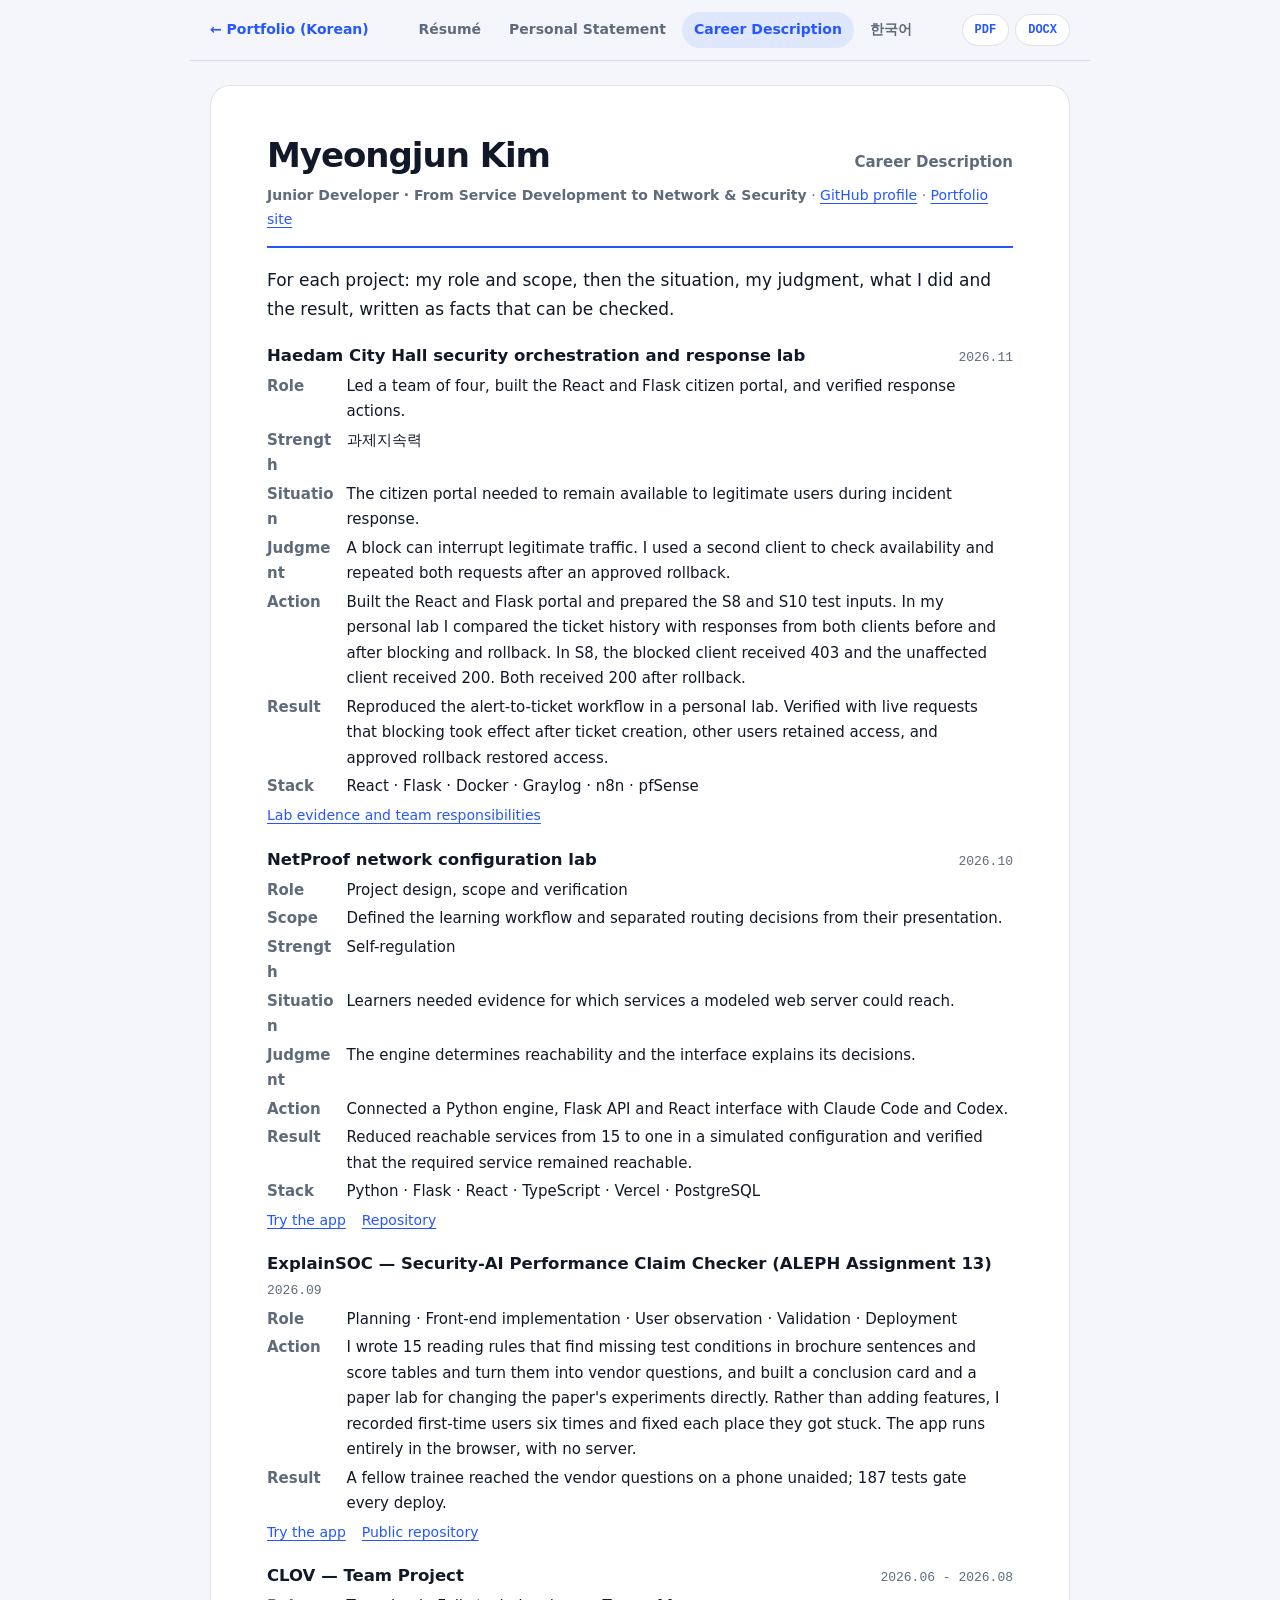
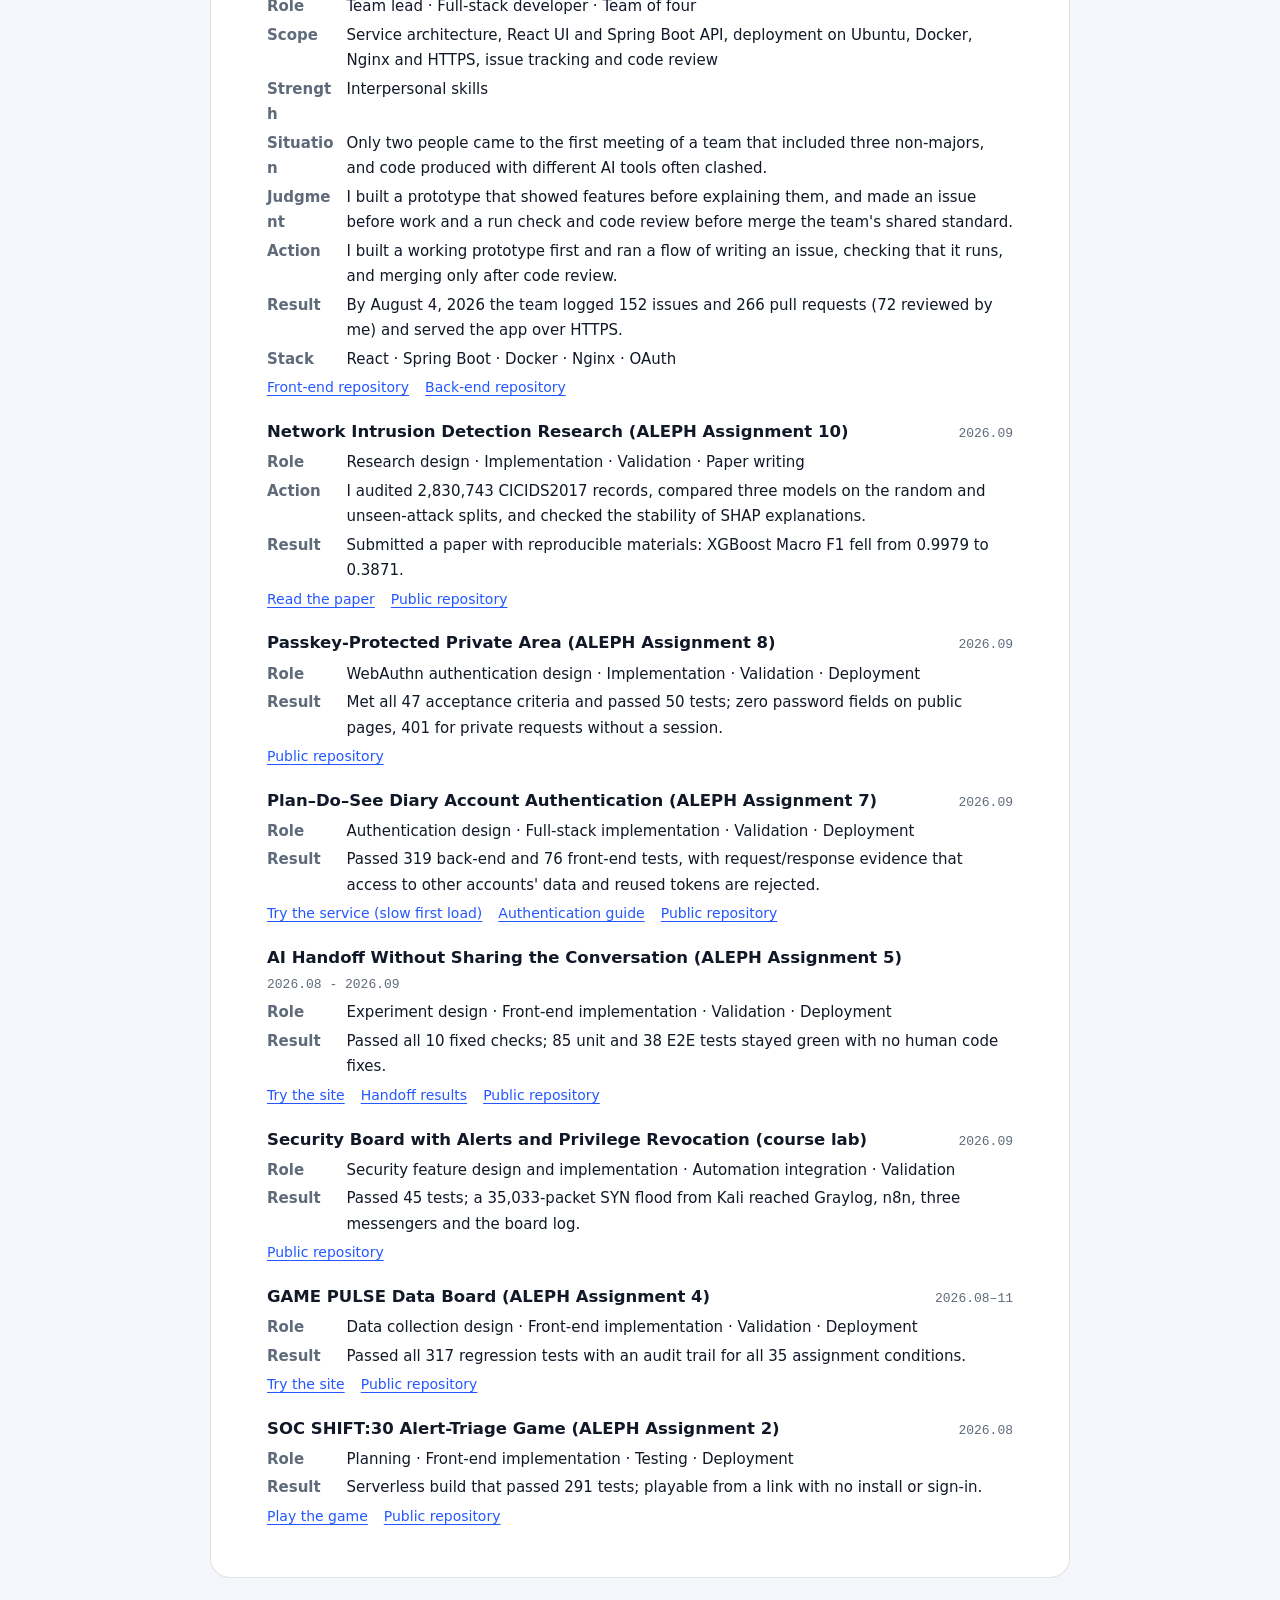
<file: docs/career-description-en.html>
<!doctype html>
<html lang="en">
<head>
  <meta charset="utf-8">
  <meta name="viewport" content="width=device-width, initial-scale=1">
  <title>Myeongjun Kim — Career Description</title>
  <meta name="description" content="Career Description of Myeongjun Kim. Also available as PDF and DOCX.">
  <meta name="color-scheme" content="light dark">
  <link rel="icon" href="favicon.svg" type="image/svg+xml">
  <link rel="stylesheet" href="document.css?v=97b03d9f6f42">
</head>
<body>
  <a class="skip-link" href="#doc">Skip to the document</a>
  <div class="doc-bar">
    <a class="doc-back" href="./">← Portfolio (Korean)</a>
    <nav class="doc-tabs" aria-label="Documents"><a href="resume-en.html">Résumé</a><a href="personal-statement-en.html">Personal Statement</a><a href="career-description-en.html" aria-current="page">Career Description</a><a href="resume.html" lang="ko">한국어</a></nav>
    <p class="doc-downloads"><a href="files/career-description-kim-myeongjun-en.pdf">PDF</a><a href="files/career-description-kim-myeongjun-en.docx">DOCX</a></p>
  </div>
  <main id="doc" class="doc">
      <header class="doc-head">
        <h1><span class="doc-name">Myeongjun Kim</span> <span class="doc-kind">Career Description</span></h1>
        <p class="doc-meta"><strong>Junior Developer · From Service Development to Network &amp; Security</strong> <span aria-hidden="true">·</span> <a href="https://github.com/myeongjundev">GitHub profile</a> <span aria-hidden="true">·</span> <a href="https://myeongjundev.github.io/about/">Portfolio site</a></p>
      </header>
      <p class="doc-intro">For each project: my role and scope, then the situation, my judgment, what I did and the result, written as facts that can be checked.</p>
        <article class="doc-entry">
          <div class="doc-entry-head"><h2>Haedam City Hall security orchestration and response lab</h2><span class="doc-period">2026.11</span></div>
          <p class="doc-line"><span class="doc-label">Role</span><span>Led a team of four, built the React and Flask citizen portal, and verified response actions.</span></p>
          <p class="doc-line"><span class="doc-label">Strength</span><span>과제지속력</span></p>
          <p class="doc-line"><span class="doc-label">Situation</span><span>The citizen portal needed to remain available to legitimate users during incident response.</span></p>
          <p class="doc-line"><span class="doc-label">Judgment</span><span>A block can interrupt legitimate traffic. I used a second client to check availability and repeated both requests after an approved rollback.</span></p>
          <p class="doc-line"><span class="doc-label">Action</span><span>Built the React and Flask portal and prepared the S8 and S10 test inputs. In my personal lab I compared the ticket history with responses from both clients before and after blocking and rollback. In S8, the blocked client received 403 and the unaffected client received 200. Both received 200 after rollback.</span></p>
          <p class="doc-line"><span class="doc-label">Result</span><span>Reproduced the alert-to-ticket workflow in a personal lab. Verified with live requests that blocking took effect after ticket creation, other users retained access, and approved rollback restored access.</span></p>
          <p class="doc-line"><span class="doc-label">Stack</span><span>React · Flask · Docker · Graylog · n8n · pfSense</span></p>
          <p class="doc-links"><a href="https://github.com/myeongjundev/haedam-soar-portfolio">Lab evidence and team responsibilities</a></p>
        </article>
        <article class="doc-entry">
          <div class="doc-entry-head"><h2>NetProof network configuration lab</h2><span class="doc-period">2026.10</span></div>
          <p class="doc-line"><span class="doc-label">Role</span><span>Project design, scope and verification</span></p>
          <p class="doc-line"><span class="doc-label">Scope</span><span>Defined the learning workflow and separated routing decisions from their presentation.</span></p>
          <p class="doc-line"><span class="doc-label">Strength</span><span>Self-regulation</span></p>
          <p class="doc-line"><span class="doc-label">Situation</span><span>Learners needed evidence for which services a modeled web server could reach.</span></p>
          <p class="doc-line"><span class="doc-label">Judgment</span><span>The engine determines reachability and the interface explains its decisions.</span></p>
          <p class="doc-line"><span class="doc-label">Action</span><span>Connected a Python engine, Flask API and React interface with Claude Code and Codex.</span></p>
          <p class="doc-line"><span class="doc-label">Result</span><span>Reduced reachable services from 15 to one in a simulated configuration and verified that the required service remained reachable.</span></p>
          <p class="doc-line"><span class="doc-label">Stack</span><span>Python · Flask · React · TypeScript · Vercel · PostgreSQL</span></p>
          <p class="doc-links"><a href="https://netproof-vert.vercel.app/">Try the app</a><a href="https://github.com/myeongjundev/netproof">Repository</a></p>
        </article>
        <article class="doc-entry">
          <div class="doc-entry-head"><h2>ExplainSOC — Security-AI Performance Claim Checker (ALEPH Assignment 13)</h2><span class="doc-period">2026.09</span></div>
          <p class="doc-line"><span class="doc-label">Role</span><span>Planning · Front-end implementation · User observation · Validation · Deployment</span></p>
          <p class="doc-line"><span class="doc-label">Action</span><span>I wrote 15 reading rules that find missing test conditions in brochure sentences and score tables and turn them into vendor questions, and built a conclusion card and a paper lab for changing the paper&#x27;s experiments directly. Rather than adding features, I recorded first-time users six times and fixed each place they got stuck. The app runs entirely in the browser, with no server.</span></p>
          <p class="doc-line"><span class="doc-label">Result</span><span>A fellow trainee reached the vendor questions on a phone unaided; 187 tests gate every deploy.</span></p>
          <p class="doc-links"><a href="https://myeongjundev.github.io/explainsoc/">Try the app</a><a href="https://github.com/myeongjundev/explainsoc">Public repository</a></p>
        </article>
        <article class="doc-entry">
          <div class="doc-entry-head"><h2>CLOV — Team Project</h2><span class="doc-period">2026.06 - 2026.08</span></div>
          <p class="doc-line"><span class="doc-label">Role</span><span>Team lead · Full-stack developer · Team of four</span></p>
          <p class="doc-line"><span class="doc-label">Scope</span><span>Service architecture, React UI and Spring Boot API, deployment on Ubuntu, Docker, Nginx and HTTPS, issue tracking and code review</span></p>
          <p class="doc-line"><span class="doc-label">Strength</span><span>Interpersonal skills</span></p>
          <p class="doc-line"><span class="doc-label">Situation</span><span>Only two people came to the first meeting of a team that included three non-majors, and code produced with different AI tools often clashed.</span></p>
          <p class="doc-line"><span class="doc-label">Judgment</span><span>I built a prototype that showed features before explaining them, and made an issue before work and a run check and code review before merge the team&#x27;s shared standard.</span></p>
          <p class="doc-line"><span class="doc-label">Action</span><span>I built a working prototype first and ran a flow of writing an issue, checking that it runs, and merging only after code review.</span></p>
          <p class="doc-line"><span class="doc-label">Result</span><span>By August 4, 2026 the team logged 152 issues and 266 pull requests (72 reviewed by me) and served the app over HTTPS.</span></p>
          <p class="doc-line"><span class="doc-label">Stack</span><span>React · Spring Boot · Docker · Nginx · OAuth</span></p>
          <p class="doc-links"><a href="https://github.com/Pickeslog/clov-web">Front-end repository</a><a href="https://github.com/Pickeslog/clov-api">Back-end repository</a></p>
        </article>
        <article class="doc-entry">
          <div class="doc-entry-head"><h2>Network Intrusion Detection Research (ALEPH Assignment 10)</h2><span class="doc-period">2026.09</span></div>
          <p class="doc-line"><span class="doc-label">Role</span><span>Research design · Implementation · Validation · Paper writing</span></p>
          <p class="doc-line"><span class="doc-label">Action</span><span>I audited 2,830,743 CICIDS2017 records, compared three models on the random and unseen-attack splits, and checked the stability of SHAP explanations.</span></p>
          <p class="doc-line"><span class="doc-label">Result</span><span>Submitted a paper with reproducible materials: XGBoost Macro F1 fell from 0.9979 to 0.3871.</span></p>
          <p class="doc-links"><a href="https://github.com/myeongjundev/explainsoc-research/blob/main/output/pdf/T10-research-paper.pdf">Read the paper</a><a href="https://github.com/myeongjundev/explainsoc-research">Public repository</a></p>
        </article>
        <article class="doc-entry">
          <div class="doc-entry-head"><h2>Passkey-Protected Private Area (ALEPH Assignment 8)</h2><span class="doc-period">2026.09</span></div>
          <p class="doc-line"><span class="doc-label">Role</span><span>WebAuthn authentication design · Implementation · Validation · Deployment</span></p>
          <p class="doc-line"><span class="doc-label">Result</span><span>Met all 47 acceptance criteria and passed 50 tests; zero password fields on public pages, 401 for private requests without a session.</span></p>
          <p class="doc-links"><a href="https://github.com/myeongjundev/t08-passkey-portfolio">Public repository</a></p>
        </article>
        <article class="doc-entry">
          <div class="doc-entry-head"><h2>Plan–Do–See Diary Account Authentication (ALEPH Assignment 7)</h2><span class="doc-period">2026.09</span></div>
          <p class="doc-line"><span class="doc-label">Role</span><span>Authentication design · Full-stack implementation · Validation · Deployment</span></p>
          <p class="doc-line"><span class="doc-label">Result</span><span>Passed 319 back-end and 76 front-end tests, with request/response evidence that access to other accounts&#x27; data and reused tokens are rejected.</span></p>
          <p class="doc-links"><a href="https://t06-plando-see-diary.onrender.com">Try the service (slow first load)</a><a href="https://github.com/myeongjundev/t07-plando-see-diary/blob/main/docs/T07-AUTH-GUIDE.md">Authentication guide</a><a href="https://github.com/myeongjundev/t07-plando-see-diary">Public repository</a></p>
        </article>
        <article class="doc-entry">
          <div class="doc-entry-head"><h2>AI Handoff Without Sharing the Conversation (ALEPH Assignment 5)</h2><span class="doc-period">2026.08 - 2026.09</span></div>
          <p class="doc-line"><span class="doc-label">Role</span><span>Experiment design · Front-end implementation · Validation · Deployment</span></p>
          <p class="doc-line"><span class="doc-label">Result</span><span>Passed all 10 fixed checks; 85 unit and 38 E2E tests stayed green with no human code fixes.</span></p>
          <p class="doc-links"><a href="https://myeongjundev.github.io/t05-ai-handoff/">Try the site</a><a href="https://github.com/myeongjundev/t05-ai-handoff/blob/main/docs/FINAL_COMPARISON.md">Handoff results</a><a href="https://github.com/myeongjundev/t05-ai-handoff">Public repository</a></p>
        </article>
        <article class="doc-entry">
          <div class="doc-entry-head"><h2>Security Board with Alerts and Privilege Revocation (course lab)</h2><span class="doc-period">2026.09</span></div>
          <p class="doc-line"><span class="doc-label">Role</span><span>Security feature design and implementation · Automation integration · Validation</span></p>
          <p class="doc-line"><span class="doc-label">Result</span><span>Passed 45 tests; a 35,033-packet SYN flood from Kali reached Graylog, n8n, three messengers and the board log.</span></p>
          <p class="doc-links"><a href="https://github.com/myeongjundev/flask-board">Public repository</a></p>
        </article>
        <article class="doc-entry">
          <div class="doc-entry-head"><h2>GAME PULSE Data Board (ALEPH Assignment 4)</h2><span class="doc-period">2026.08–11</span></div>
          <p class="doc-line"><span class="doc-label">Role</span><span>Data collection design · Front-end implementation · Validation · Deployment</span></p>
          <p class="doc-line"><span class="doc-label">Result</span><span>Passed all 317 regression tests with an audit trail for all 35 assignment conditions.</span></p>
          <p class="doc-links"><a href="https://myeongjundev.github.io/info-board/">Try the site</a><a href="https://github.com/myeongjundev/info-board">Public repository</a></p>
        </article>
        <article class="doc-entry">
          <div class="doc-entry-head"><h2>SOC SHIFT:30 Alert-Triage Game (ALEPH Assignment 2)</h2><span class="doc-period">2026.08</span></div>
          <p class="doc-line"><span class="doc-label">Role</span><span>Planning · Front-end implementation · Testing · Deployment</span></p>
          <p class="doc-line"><span class="doc-label">Result</span><span>Serverless build that passed 291 tests; playable from a link with no install or sign-in.</span></p>
          <p class="doc-links"><a href="https://myeongjundev.github.io/mini-game/">Play the game</a><a href="https://github.com/myeongjundev/mini-game">Public repository</a></p>
        </article>
  </main>
</body>
</html>
</file>
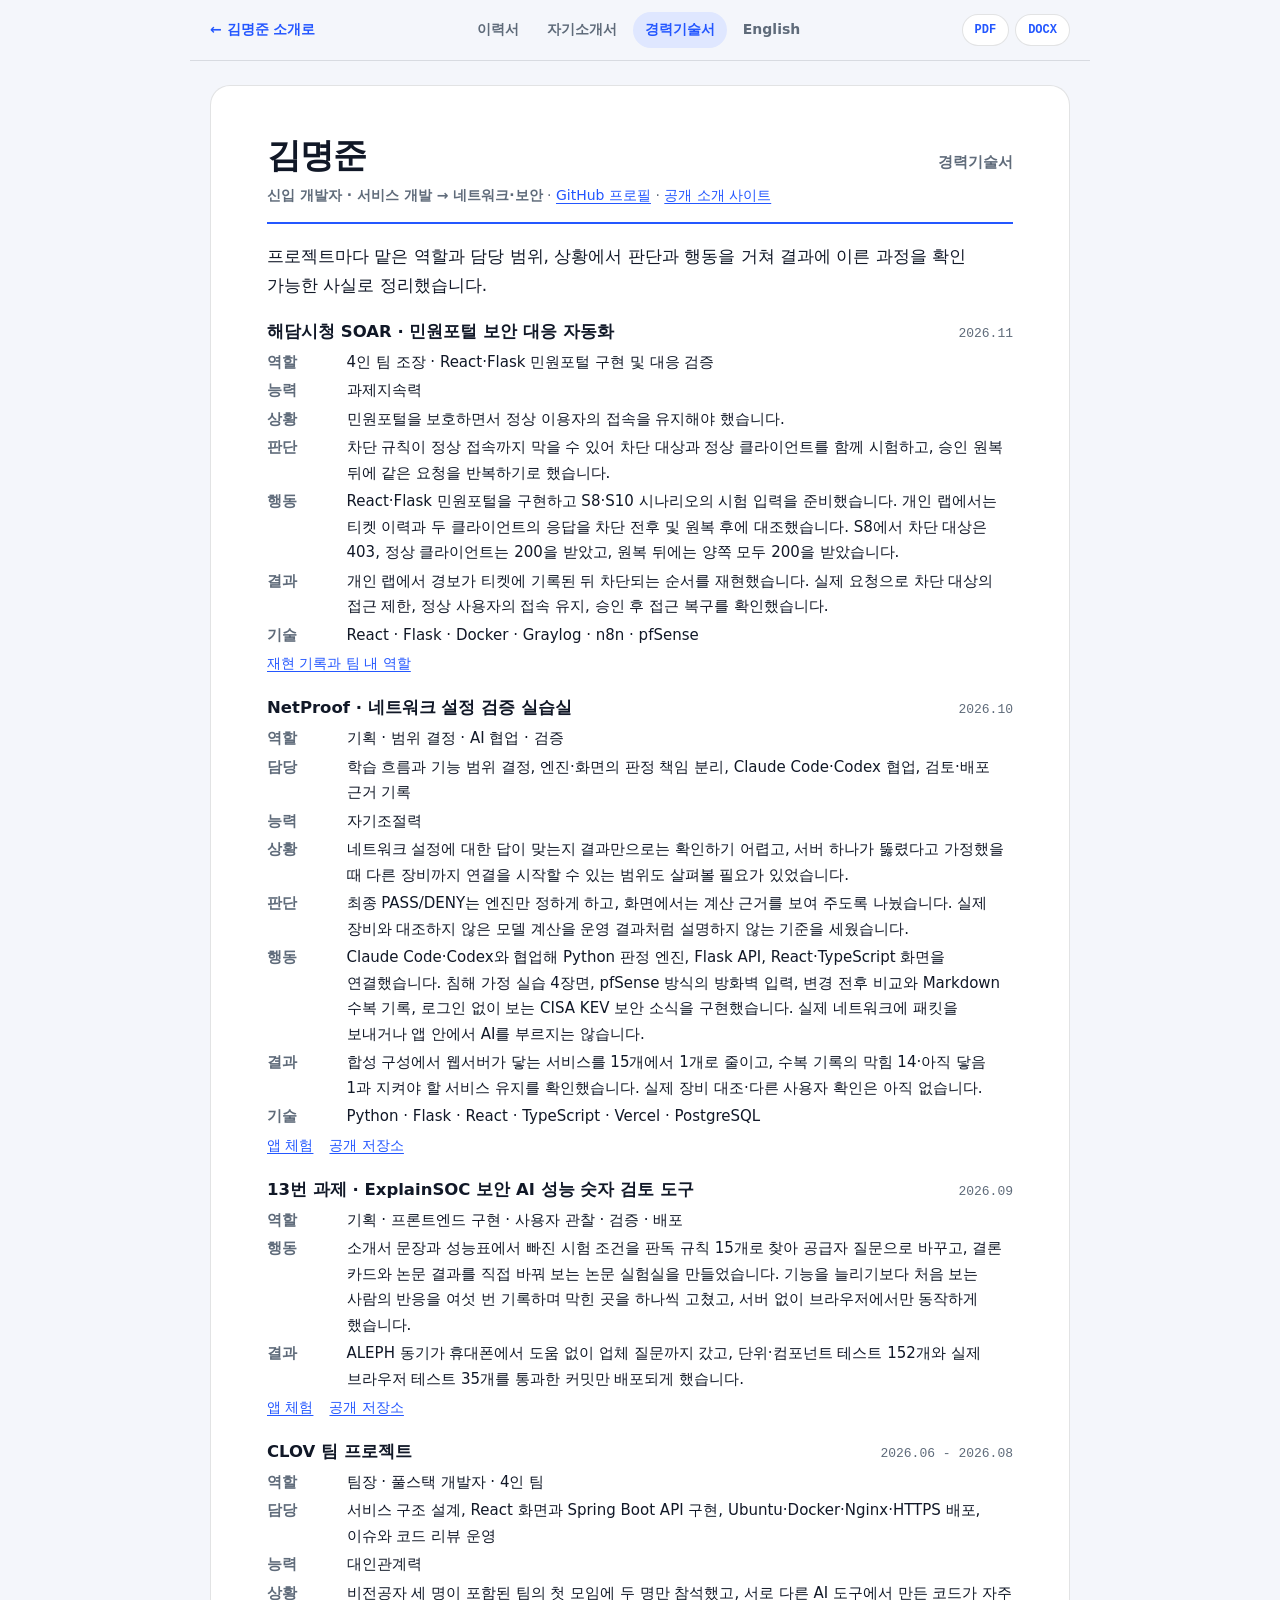
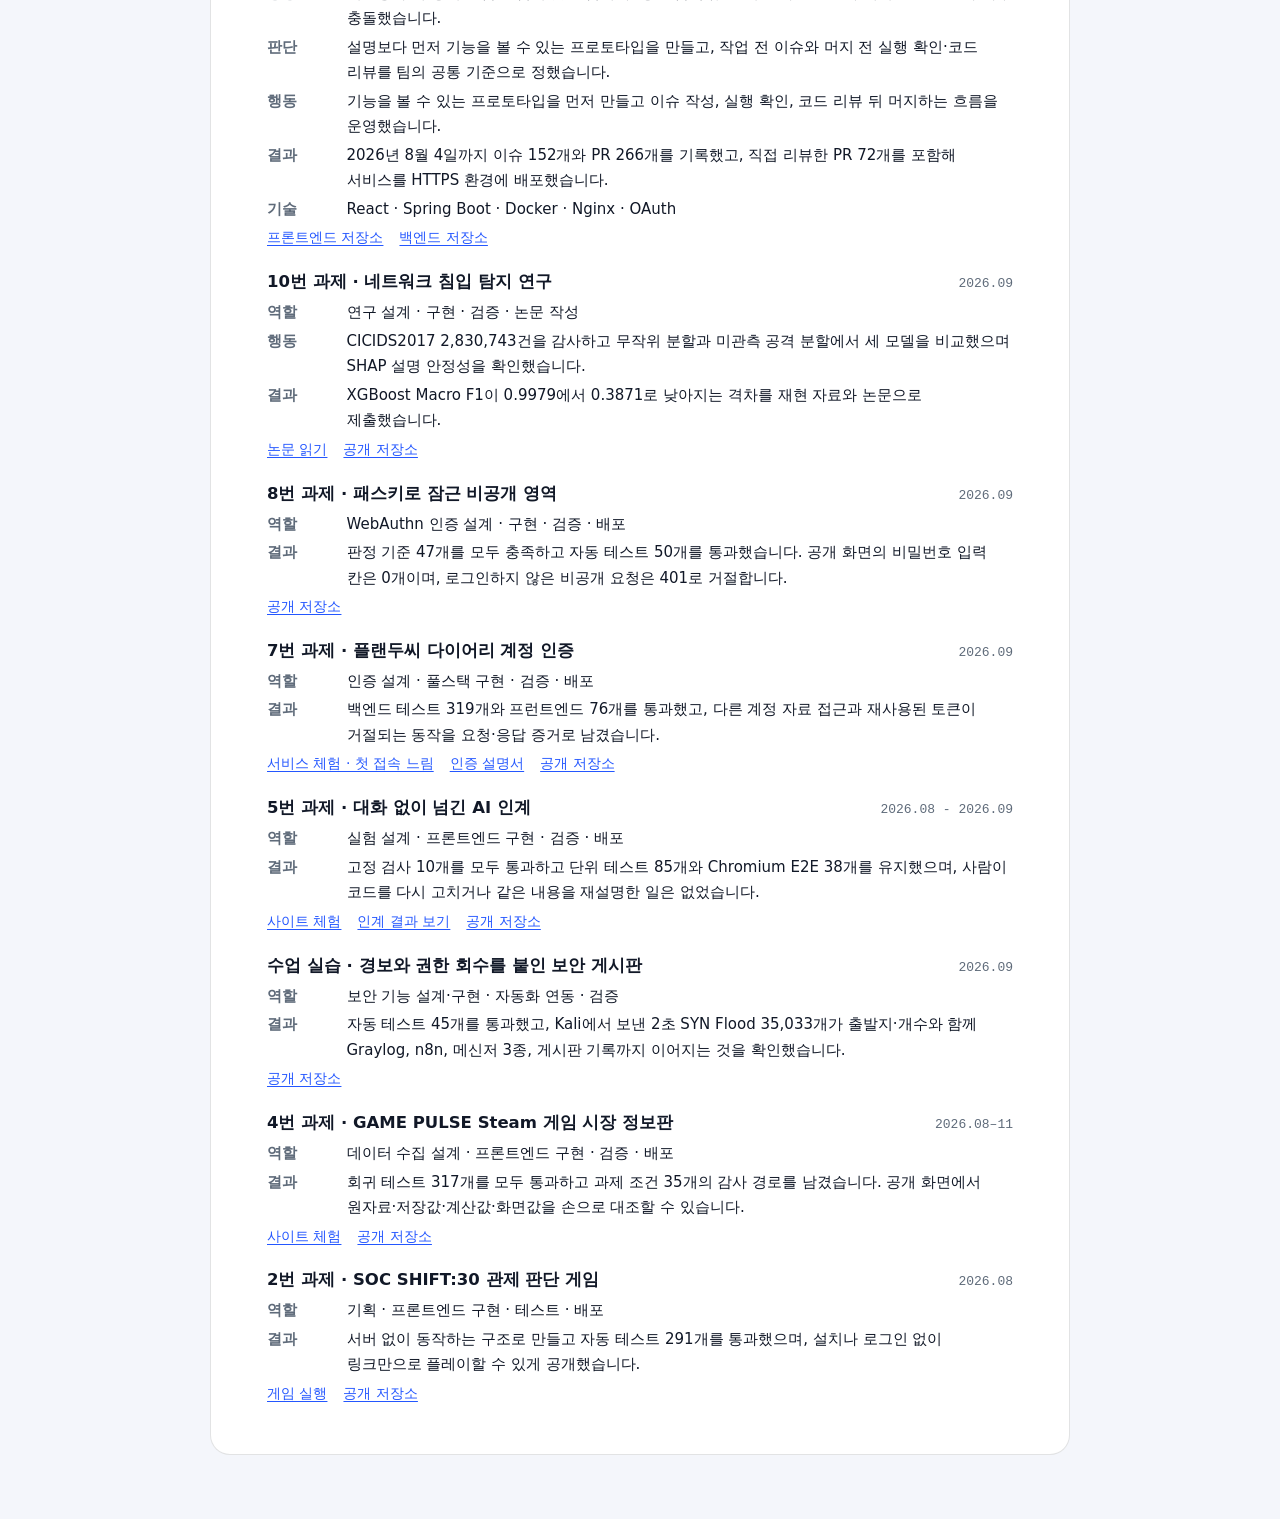
<file: docs/career-description.html>
<!doctype html>
<html lang="ko">
<head>
  <meta charset="utf-8">
  <meta name="viewport" content="width=device-width, initial-scale=1">
  <title>김명준 경력기술서</title>
  <meta name="description" content="김명준의 경력기술서. 같은 내용을 PDF와 DOCX로도 내려받을 수 있습니다.">
  <meta name="color-scheme" content="light dark">
  <link rel="icon" href="favicon.svg" type="image/svg+xml">
  <link rel="stylesheet" href="document.css?v=97b03d9f6f42">
</head>
<body>
  <a class="skip-link" href="#doc">문서 본문으로 바로 가기</a>
  <div class="doc-bar">
    <a class="doc-back" href="./">← 김명준 소개로</a>
    <nav class="doc-tabs" aria-label="문서"><a href="resume.html">이력서</a><a href="personal-statement.html">자기소개서</a><a href="career-description.html" aria-current="page">경력기술서</a><a href="resume-en.html" lang="en">English</a></nav>
    <p class="doc-downloads"><a href="files/career-description-kim-myeongjun.pdf">PDF</a><a href="files/career-description-kim-myeongjun.docx">DOCX</a></p>
  </div>
  <main id="doc" class="doc">
      <header class="doc-head">
        <h1><span class="doc-name">김명준</span> <span class="doc-kind">경력기술서</span></h1>
        <p class="doc-meta"><strong>신입 개발자 · 서비스 개발 → 네트워크·보안</strong> <span aria-hidden="true">·</span> <a href="https://github.com/myeongjundev">GitHub 프로필</a> <span aria-hidden="true">·</span> <a href="https://myeongjundev.github.io/about/">공개 소개 사이트</a></p>
      </header>
      <p class="doc-intro">프로젝트마다 맡은 역할과 담당 범위, 상황에서 판단과 행동을 거쳐 결과에 이른 과정을 확인 가능한 사실로 정리했습니다.</p>
        <article class="doc-entry">
          <div class="doc-entry-head"><h2>해담시청 SOAR · 민원포털 보안 대응 자동화</h2><span class="doc-period">2026.11</span></div>
          <p class="doc-line"><span class="doc-label">역할</span><span>4인 팀 조장 · React·Flask 민원포털 구현 및 대응 검증</span></p>
          <p class="doc-line"><span class="doc-label">능력</span><span>과제지속력</span></p>
          <p class="doc-line"><span class="doc-label">상황</span><span>민원포털을 보호하면서 정상 이용자의 접속을 유지해야 했습니다.</span></p>
          <p class="doc-line"><span class="doc-label">판단</span><span>차단 규칙이 정상 접속까지 막을 수 있어 차단 대상과 정상 클라이언트를 함께 시험하고, 승인 원복 뒤에 같은 요청을 반복하기로 했습니다.</span></p>
          <p class="doc-line"><span class="doc-label">행동</span><span>React·Flask 민원포털을 구현하고 S8·S10 시나리오의 시험 입력을 준비했습니다. 개인 랩에서는 티켓 이력과 두 클라이언트의 응답을 차단 전후 및 원복 후에 대조했습니다. S8에서 차단 대상은 403, 정상 클라이언트는 200을 받았고, 원복 뒤에는 양쪽 모두 200을 받았습니다.</span></p>
          <p class="doc-line"><span class="doc-label">결과</span><span>개인 랩에서 경보가 티켓에 기록된 뒤 차단되는 순서를 재현했습니다. 실제 요청으로 차단 대상의 접근 제한, 정상 사용자의 접속 유지, 승인 후 접근 복구를 확인했습니다.</span></p>
          <p class="doc-line"><span class="doc-label">기술</span><span>React · Flask · Docker · Graylog · n8n · pfSense</span></p>
          <p class="doc-links"><a href="https://github.com/myeongjundev/haedam-soar-portfolio">재현 기록과 팀 내 역할</a></p>
        </article>
        <article class="doc-entry">
          <div class="doc-entry-head"><h2>NetProof · 네트워크 설정 검증 실습실</h2><span class="doc-period">2026.10</span></div>
          <p class="doc-line"><span class="doc-label">역할</span><span>기획 · 범위 결정 · AI 협업 · 검증</span></p>
          <p class="doc-line"><span class="doc-label">담당</span><span>학습 흐름과 기능 범위 결정, 엔진·화면의 판정 책임 분리, Claude Code·Codex 협업, 검토·배포 근거 기록</span></p>
          <p class="doc-line"><span class="doc-label">능력</span><span>자기조절력</span></p>
          <p class="doc-line"><span class="doc-label">상황</span><span>네트워크 설정에 대한 답이 맞는지 결과만으로는 확인하기 어렵고, 서버 하나가 뚫렸다고 가정했을 때 다른 장비까지 연결을 시작할 수 있는 범위도 살펴볼 필요가 있었습니다.</span></p>
          <p class="doc-line"><span class="doc-label">판단</span><span>최종 PASS/DENY는 엔진만 정하게 하고, 화면에서는 계산 근거를 보여 주도록 나눴습니다. 실제 장비와 대조하지 않은 모델 계산을 운영 결과처럼 설명하지 않는 기준을 세웠습니다.</span></p>
          <p class="doc-line"><span class="doc-label">행동</span><span>Claude Code·Codex와 협업해 Python 판정 엔진, Flask API, React·TypeScript 화면을 연결했습니다. 침해 가정 실습 4장면, pfSense 방식의 방화벽 입력, 변경 전후 비교와 Markdown 수복 기록, 로그인 없이 보는 CISA KEV 보안 소식을 구현했습니다. 실제 네트워크에 패킷을 보내거나 앱 안에서 AI를 부르지는 않습니다.</span></p>
          <p class="doc-line"><span class="doc-label">결과</span><span>합성 구성에서 웹서버가 닿는 서비스를 15개에서 1개로 줄이고, 수복 기록의 막힘 14·아직 닿음 1과 지켜야 할 서비스 유지를 확인했습니다. 실제 장비 대조·다른 사용자 확인은 아직 없습니다.</span></p>
          <p class="doc-line"><span class="doc-label">기술</span><span>Python · Flask · React · TypeScript · Vercel · PostgreSQL</span></p>
          <p class="doc-links"><a href="https://netproof-vert.vercel.app/">앱 체험</a><a href="https://github.com/myeongjundev/netproof">공개 저장소</a></p>
        </article>
        <article class="doc-entry">
          <div class="doc-entry-head"><h2>13번 과제 · ExplainSOC 보안 AI 성능 숫자 검토 도구</h2><span class="doc-period">2026.09</span></div>
          <p class="doc-line"><span class="doc-label">역할</span><span>기획 · 프론트엔드 구현 · 사용자 관찰 · 검증 · 배포</span></p>
          <p class="doc-line"><span class="doc-label">행동</span><span>소개서 문장과 성능표에서 빠진 시험 조건을 판독 규칙 15개로 찾아 공급자 질문으로 바꾸고, 결론 카드와 논문 결과를 직접 바꿔 보는 논문 실험실을 만들었습니다. 기능을 늘리기보다 처음 보는 사람의 반응을 여섯 번 기록하며 막힌 곳을 하나씩 고쳤고, 서버 없이 브라우저에서만 동작하게 했습니다.</span></p>
          <p class="doc-line"><span class="doc-label">결과</span><span>ALEPH 동기가 휴대폰에서 도움 없이 업체 질문까지 갔고, 단위·컴포넌트 테스트 152개와 실제 브라우저 테스트 35개를 통과한 커밋만 배포되게 했습니다.</span></p>
          <p class="doc-links"><a href="https://myeongjundev.github.io/explainsoc/">앱 체험</a><a href="https://github.com/myeongjundev/explainsoc">공개 저장소</a></p>
        </article>
        <article class="doc-entry">
          <div class="doc-entry-head"><h2>CLOV 팀 프로젝트</h2><span class="doc-period">2026.06 - 2026.08</span></div>
          <p class="doc-line"><span class="doc-label">역할</span><span>팀장 · 풀스택 개발자 · 4인 팀</span></p>
          <p class="doc-line"><span class="doc-label">담당</span><span>서비스 구조 설계, React 화면과 Spring Boot API 구현, Ubuntu·Docker·Nginx·HTTPS 배포, 이슈와 코드 리뷰 운영</span></p>
          <p class="doc-line"><span class="doc-label">능력</span><span>대인관계력</span></p>
          <p class="doc-line"><span class="doc-label">상황</span><span>비전공자 세 명이 포함된 팀의 첫 모임에 두 명만 참석했고, 서로 다른 AI 도구에서 만든 코드가 자주 충돌했습니다.</span></p>
          <p class="doc-line"><span class="doc-label">판단</span><span>설명보다 먼저 기능을 볼 수 있는 프로토타입을 만들고, 작업 전 이슈와 머지 전 실행 확인·코드 리뷰를 팀의 공통 기준으로 정했습니다.</span></p>
          <p class="doc-line"><span class="doc-label">행동</span><span>기능을 볼 수 있는 프로토타입을 먼저 만들고 이슈 작성, 실행 확인, 코드 리뷰 뒤 머지하는 흐름을 운영했습니다.</span></p>
          <p class="doc-line"><span class="doc-label">결과</span><span>2026년 8월 4일까지 이슈 152개와 PR 266개를 기록했고, 직접 리뷰한 PR 72개를 포함해 서비스를 HTTPS 환경에 배포했습니다.</span></p>
          <p class="doc-line"><span class="doc-label">기술</span><span>React · Spring Boot · Docker · Nginx · OAuth</span></p>
          <p class="doc-links"><a href="https://github.com/Pickeslog/clov-web">프론트엔드 저장소</a><a href="https://github.com/Pickeslog/clov-api">백엔드 저장소</a></p>
        </article>
        <article class="doc-entry">
          <div class="doc-entry-head"><h2>10번 과제 · 네트워크 침입 탐지 연구</h2><span class="doc-period">2026.09</span></div>
          <p class="doc-line"><span class="doc-label">역할</span><span>연구 설계 · 구현 · 검증 · 논문 작성</span></p>
          <p class="doc-line"><span class="doc-label">행동</span><span>CICIDS2017 2,830,743건을 감사하고 무작위 분할과 미관측 공격 분할에서 세 모델을 비교했으며 SHAP 설명 안정성을 확인했습니다.</span></p>
          <p class="doc-line"><span class="doc-label">결과</span><span>XGBoost Macro F1이 0.9979에서 0.3871로 낮아지는 격차를 재현 자료와 논문으로 제출했습니다.</span></p>
          <p class="doc-links"><a href="https://github.com/myeongjundev/explainsoc-research/blob/main/output/pdf/T10-research-paper.pdf">논문 읽기</a><a href="https://github.com/myeongjundev/explainsoc-research">공개 저장소</a></p>
        </article>
        <article class="doc-entry">
          <div class="doc-entry-head"><h2>8번 과제 · 패스키로 잠근 비공개 영역</h2><span class="doc-period">2026.09</span></div>
          <p class="doc-line"><span class="doc-label">역할</span><span>WebAuthn 인증 설계 · 구현 · 검증 · 배포</span></p>
          <p class="doc-line"><span class="doc-label">결과</span><span>판정 기준 47개를 모두 충족하고 자동 테스트 50개를 통과했습니다. 공개 화면의 비밀번호 입력 칸은 0개이며, 로그인하지 않은 비공개 요청은 401로 거절합니다.</span></p>
          <p class="doc-links"><a href="https://github.com/myeongjundev/t08-passkey-portfolio">공개 저장소</a></p>
        </article>
        <article class="doc-entry">
          <div class="doc-entry-head"><h2>7번 과제 · 플랜두씨 다이어리 계정 인증</h2><span class="doc-period">2026.09</span></div>
          <p class="doc-line"><span class="doc-label">역할</span><span>인증 설계 · 풀스택 구현 · 검증 · 배포</span></p>
          <p class="doc-line"><span class="doc-label">결과</span><span>백엔드 테스트 319개와 프런트엔드 76개를 통과했고, 다른 계정 자료 접근과 재사용된 토큰이 거절되는 동작을 요청·응답 증거로 남겼습니다.</span></p>
          <p class="doc-links"><a href="https://t06-plando-see-diary.onrender.com">서비스 체험 · 첫 접속 느림</a><a href="https://github.com/myeongjundev/t07-plando-see-diary/blob/main/docs/T07-AUTH-GUIDE.md">인증 설명서</a><a href="https://github.com/myeongjundev/t07-plando-see-diary">공개 저장소</a></p>
        </article>
        <article class="doc-entry">
          <div class="doc-entry-head"><h2>5번 과제 · 대화 없이 넘긴 AI 인계</h2><span class="doc-period">2026.08 - 2026.09</span></div>
          <p class="doc-line"><span class="doc-label">역할</span><span>실험 설계 · 프론트엔드 구현 · 검증 · 배포</span></p>
          <p class="doc-line"><span class="doc-label">결과</span><span>고정 검사 10개를 모두 통과하고 단위 테스트 85개와 Chromium E2E 38개를 유지했으며, 사람이 코드를 다시 고치거나 같은 내용을 재설명한 일은 없었습니다.</span></p>
          <p class="doc-links"><a href="https://myeongjundev.github.io/t05-ai-handoff/">사이트 체험</a><a href="https://github.com/myeongjundev/t05-ai-handoff/blob/main/docs/FINAL_COMPARISON.md">인계 결과 보기</a><a href="https://github.com/myeongjundev/t05-ai-handoff">공개 저장소</a></p>
        </article>
        <article class="doc-entry">
          <div class="doc-entry-head"><h2>수업 실습 · 경보와 권한 회수를 붙인 보안 게시판</h2><span class="doc-period">2026.09</span></div>
          <p class="doc-line"><span class="doc-label">역할</span><span>보안 기능 설계·구현 · 자동화 연동 · 검증</span></p>
          <p class="doc-line"><span class="doc-label">결과</span><span>자동 테스트 45개를 통과했고, Kali에서 보낸 2초 SYN Flood 35,033개가 출발지·개수와 함께 Graylog, n8n, 메신저 3종, 게시판 기록까지 이어지는 것을 확인했습니다.</span></p>
          <p class="doc-links"><a href="https://github.com/myeongjundev/flask-board">공개 저장소</a></p>
        </article>
        <article class="doc-entry">
          <div class="doc-entry-head"><h2>4번 과제 · GAME PULSE Steam 게임 시장 정보판</h2><span class="doc-period">2026.08–11</span></div>
          <p class="doc-line"><span class="doc-label">역할</span><span>데이터 수집 설계 · 프론트엔드 구현 · 검증 · 배포</span></p>
          <p class="doc-line"><span class="doc-label">결과</span><span>회귀 테스트 317개를 모두 통과하고 과제 조건 35개의 감사 경로를 남겼습니다. 공개 화면에서 원자료·저장값·계산값·화면값을 손으로 대조할 수 있습니다.</span></p>
          <p class="doc-links"><a href="https://myeongjundev.github.io/info-board/">사이트 체험</a><a href="https://github.com/myeongjundev/info-board">공개 저장소</a></p>
        </article>
        <article class="doc-entry">
          <div class="doc-entry-head"><h2>2번 과제 · SOC SHIFT:30 관제 판단 게임</h2><span class="doc-period">2026.08</span></div>
          <p class="doc-line"><span class="doc-label">역할</span><span>기획 · 프론트엔드 구현 · 테스트 · 배포</span></p>
          <p class="doc-line"><span class="doc-label">결과</span><span>서버 없이 동작하는 구조로 만들고 자동 테스트 291개를 통과했으며, 설치나 로그인 없이 링크만으로 플레이할 수 있게 공개했습니다.</span></p>
          <p class="doc-links"><a href="https://myeongjundev.github.io/mini-game/">게임 실행</a><a href="https://github.com/myeongjundev/mini-game">공개 저장소</a></p>
        </article>
  </main>
</body>
</html>
</file>
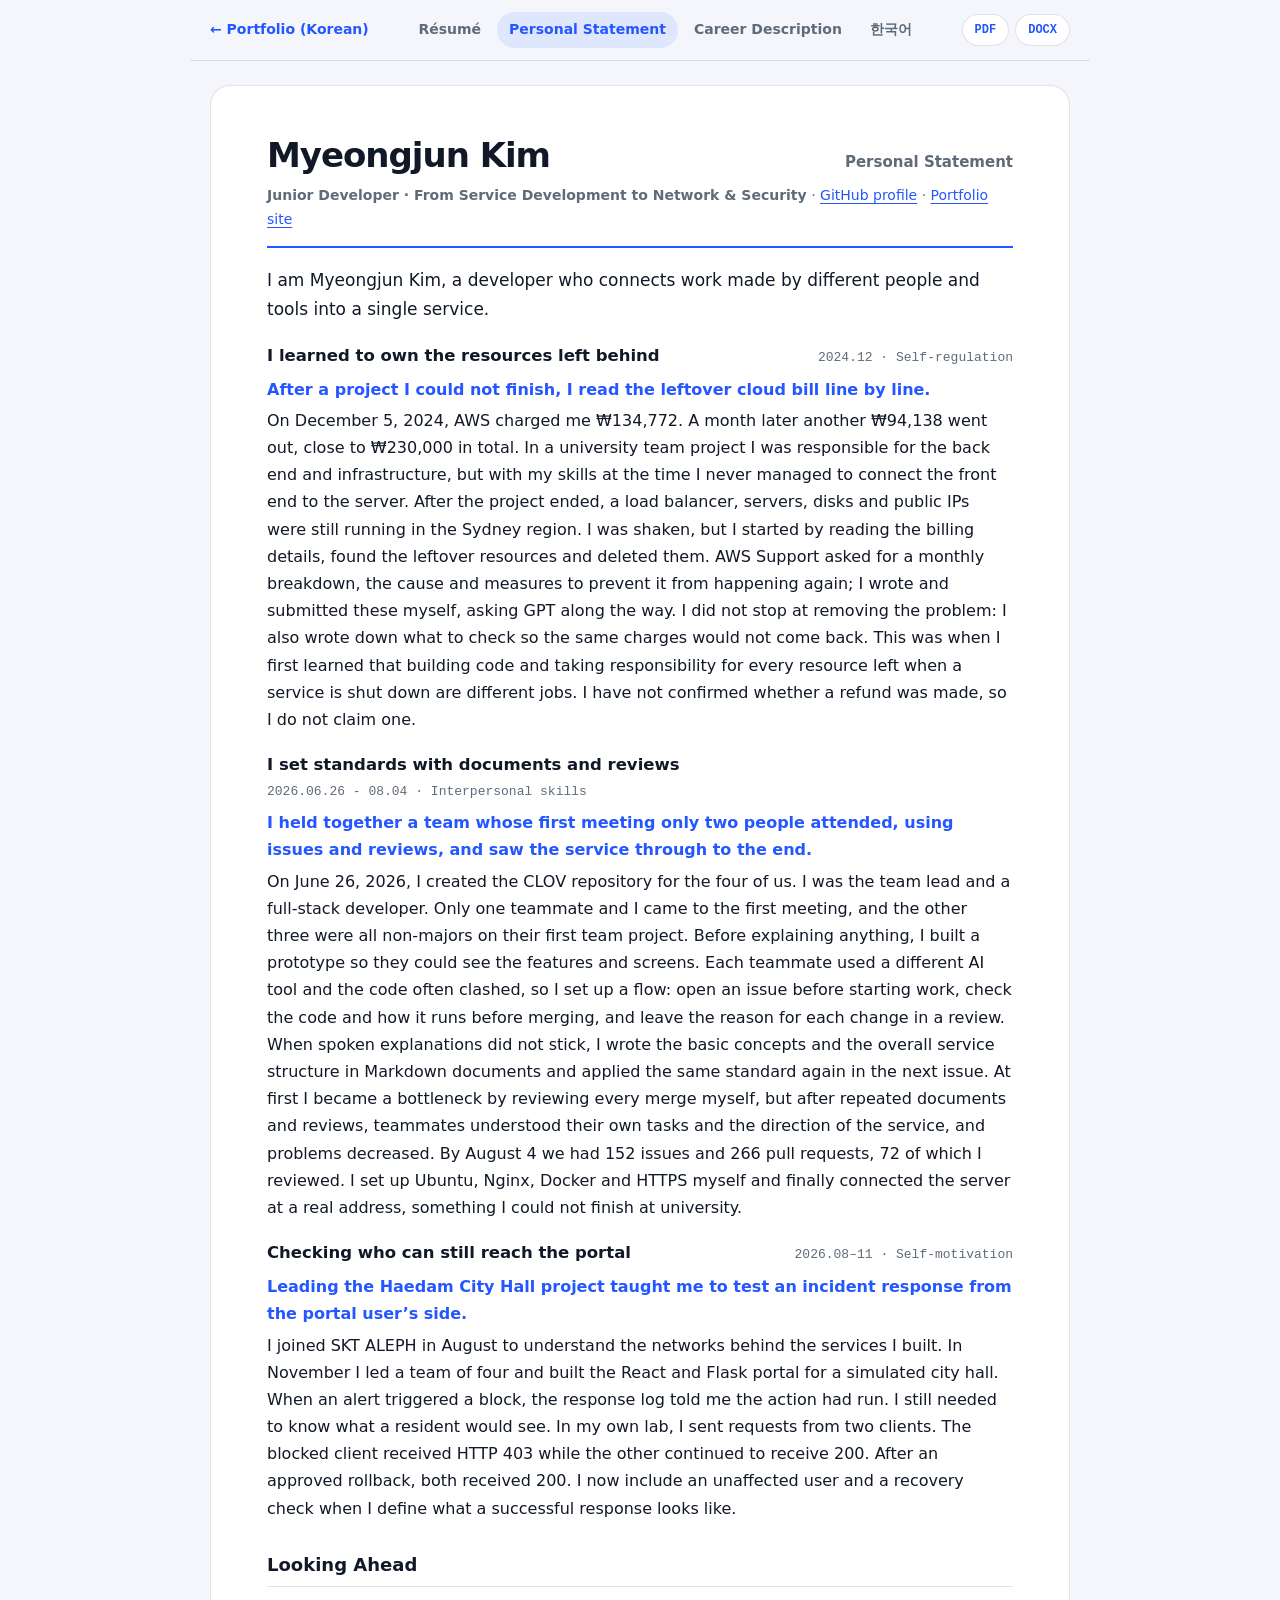
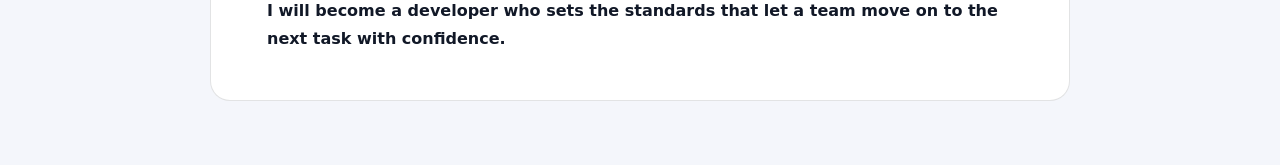
<file: docs/personal-statement-en.html>
<!doctype html>
<html lang="en">
<head>
  <meta charset="utf-8">
  <meta name="viewport" content="width=device-width, initial-scale=1">
  <title>Myeongjun Kim — Personal Statement</title>
  <meta name="description" content="Personal Statement of Myeongjun Kim. Also available as PDF and DOCX.">
  <meta name="color-scheme" content="light dark">
  <link rel="icon" href="favicon.svg" type="image/svg+xml">
  <link rel="stylesheet" href="document.css?v=97b03d9f6f42">
</head>
<body>
  <a class="skip-link" href="#doc">Skip to the document</a>
  <div class="doc-bar">
    <a class="doc-back" href="./">← Portfolio (Korean)</a>
    <nav class="doc-tabs" aria-label="Documents"><a href="resume-en.html">Résumé</a><a href="personal-statement-en.html" aria-current="page">Personal Statement</a><a href="career-description-en.html">Career Description</a><a href="resume.html" lang="ko">한국어</a></nav>
    <p class="doc-downloads"><a href="files/personal-statement-kim-myeongjun-en.pdf">PDF</a><a href="files/personal-statement-kim-myeongjun-en.docx">DOCX</a></p>
  </div>
  <main id="doc" class="doc">
      <header class="doc-head">
        <h1><span class="doc-name">Myeongjun Kim</span> <span class="doc-kind">Personal Statement</span></h1>
        <p class="doc-meta"><strong>Junior Developer · From Service Development to Network &amp; Security</strong> <span aria-hidden="true">·</span> <a href="https://github.com/myeongjundev">GitHub profile</a> <span aria-hidden="true">·</span> <a href="https://myeongjundev.github.io/about/">Portfolio site</a></p>
      </header>
      <p class="doc-intro">I am Myeongjun Kim, a developer who connects work made by different people and tools into a single service.</p>
        <article class="doc-entry">
          <div class="doc-entry-head"><h2>I learned to own the resources left behind</h2><span class="doc-period">2024.12  ·  Self-regulation</span></div>
          <p class="doc-summary">After a project I could not finish, I read the leftover cloud bill line by line.</p>
          <p class="doc-body">On December 5, 2024, AWS charged me ₩134,772. A month later another ₩94,138 went out, close to ₩230,000 in total. In a university team project I was responsible for the back end and infrastructure, but with my skills at the time I never managed to connect the front end to the server. After the project ended, a load balancer, servers, disks and public IPs were still running in the Sydney region. I was shaken, but I started by reading the billing details, found the leftover resources and deleted them. AWS Support asked for a monthly breakdown, the cause and measures to prevent it from happening again; I wrote and submitted these myself, asking GPT along the way. I did not stop at removing the problem: I also wrote down what to check so the same charges would not come back. This was when I first learned that building code and taking responsibility for every resource left when a service is shut down are different jobs. I have not confirmed whether a refund was made, so I do not claim one.</p>
        </article>
        <article class="doc-entry">
          <div class="doc-entry-head"><h2>I set standards with documents and reviews</h2><span class="doc-period">2026.06.26 - 08.04  ·  Interpersonal skills</span></div>
          <p class="doc-summary">I held together a team whose first meeting only two people attended, using issues and reviews, and saw the service through to the end.</p>
          <p class="doc-body">On June 26, 2026, I created the CLOV repository for the four of us. I was the team lead and a full-stack developer. Only one teammate and I came to the first meeting, and the other three were all non-majors on their first team project. Before explaining anything, I built a prototype so they could see the features and screens. Each teammate used a different AI tool and the code often clashed, so I set up a flow: open an issue before starting work, check the code and how it runs before merging, and leave the reason for each change in a review. When spoken explanations did not stick, I wrote the basic concepts and the overall service structure in Markdown documents and applied the same standard again in the next issue. At first I became a bottleneck by reviewing every merge myself, but after repeated documents and reviews, teammates understood their own tasks and the direction of the service, and problems decreased. By August 4 we had 152 issues and 266 pull requests, 72 of which I reviewed. I set up Ubuntu, Nginx, Docker and HTTPS myself and finally connected the server at a real address, something I could not finish at university.</p>
        </article>
        <article class="doc-entry">
          <div class="doc-entry-head"><h2>Checking who can still reach the portal</h2><span class="doc-period">2026.08–11  ·  Self-motivation</span></div>
          <p class="doc-summary">Leading the Haedam City Hall project taught me to test an incident response from the portal user’s side.</p>
          <p class="doc-body">I joined SKT ALEPH in August to understand the networks behind the services I built. In November I led a team of four and built the React and Flask portal for a simulated city hall. When an alert triggered a block, the response log told me the action had run. I still needed to know what a resident would see. In my own lab, I sent requests from two clients. The blocked client received HTTP 403 while the other continued to receive 200. After an approved rollback, both received 200. I now include an unaffected user and a recovery check when I define what a successful response looks like.</p>
        </article>
      <section class="doc-section">
        <h2>Looking Ahead</h2>
        <p class="doc-closing">I will become a developer who sets the standards that let a team move on to the next task with confidence.</p>
      </section>
  </main>
</body>
</html>
</file>
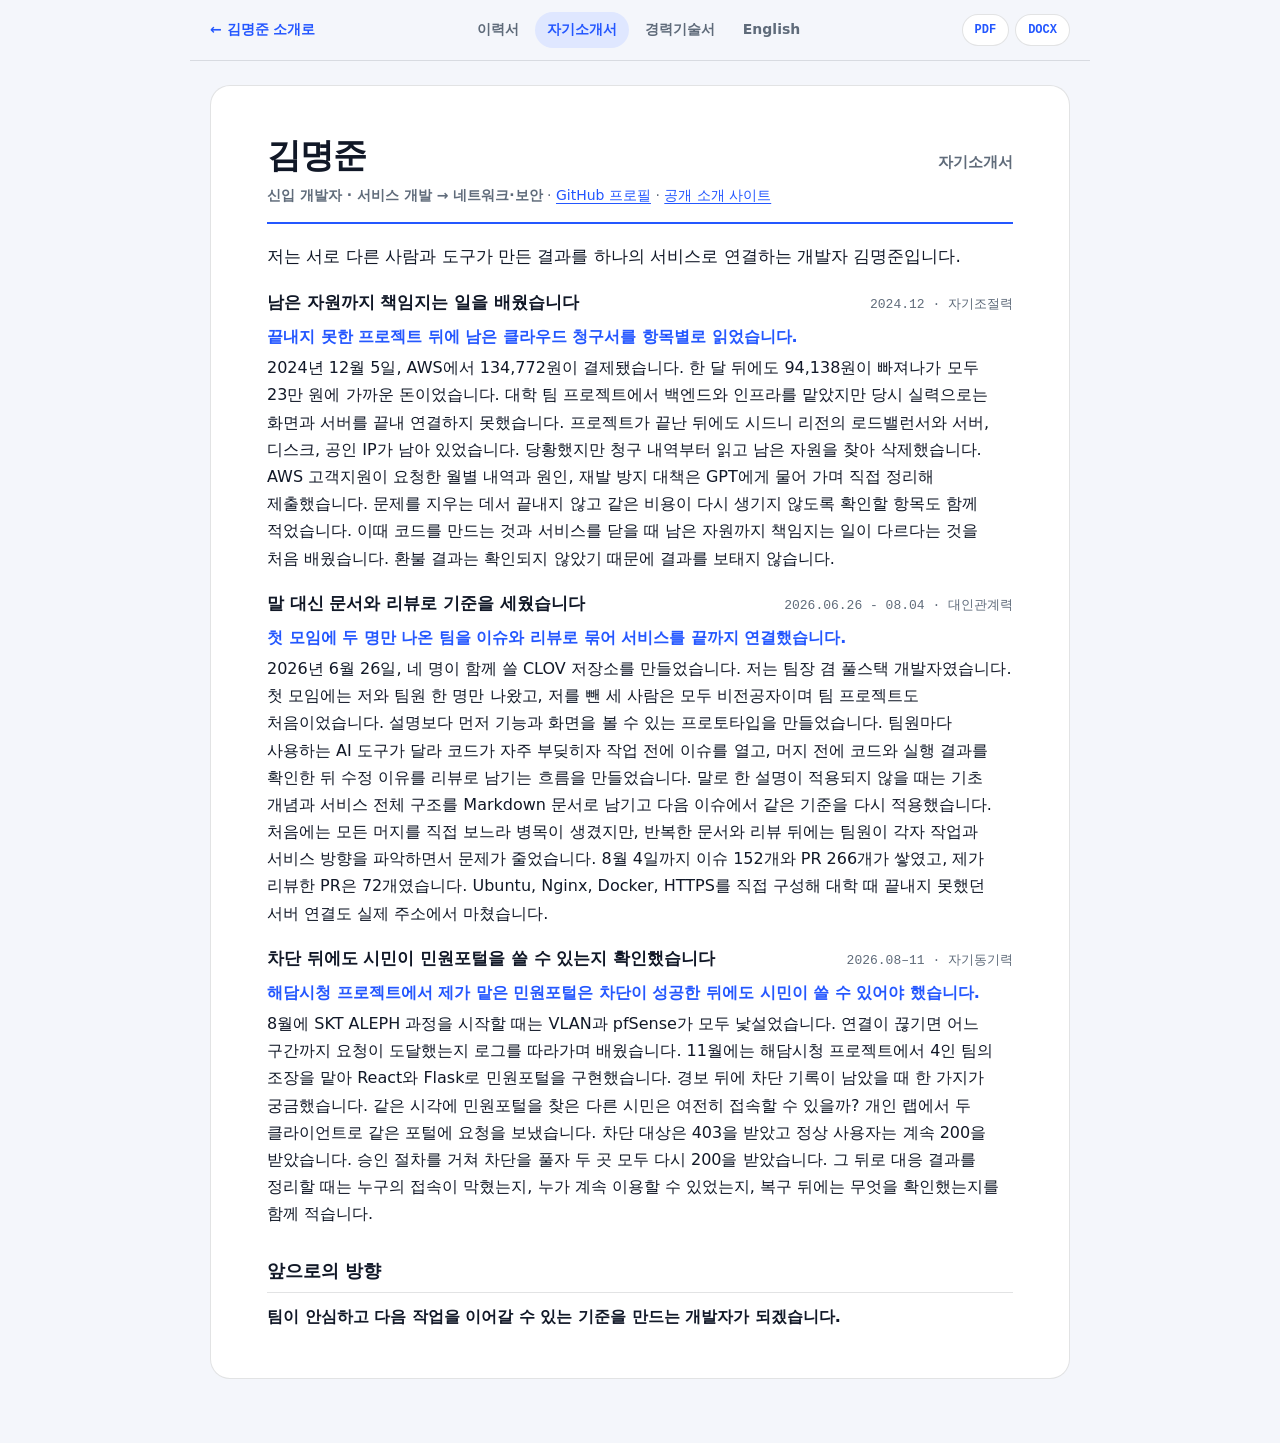
<file: docs/personal-statement.html>
<!doctype html>
<html lang="ko">
<head>
  <meta charset="utf-8">
  <meta name="viewport" content="width=device-width, initial-scale=1">
  <title>김명준 자기소개서</title>
  <meta name="description" content="김명준의 자기소개서. 같은 내용을 PDF와 DOCX로도 내려받을 수 있습니다.">
  <meta name="color-scheme" content="light dark">
  <link rel="icon" href="favicon.svg" type="image/svg+xml">
  <link rel="stylesheet" href="document.css?v=97b03d9f6f42">
</head>
<body>
  <a class="skip-link" href="#doc">문서 본문으로 바로 가기</a>
  <div class="doc-bar">
    <a class="doc-back" href="./">← 김명준 소개로</a>
    <nav class="doc-tabs" aria-label="문서"><a href="resume.html">이력서</a><a href="personal-statement.html" aria-current="page">자기소개서</a><a href="career-description.html">경력기술서</a><a href="resume-en.html" lang="en">English</a></nav>
    <p class="doc-downloads"><a href="files/personal-statement-kim-myeongjun.pdf">PDF</a><a href="files/personal-statement-kim-myeongjun.docx">DOCX</a></p>
  </div>
  <main id="doc" class="doc">
      <header class="doc-head">
        <h1><span class="doc-name">김명준</span> <span class="doc-kind">자기소개서</span></h1>
        <p class="doc-meta"><strong>신입 개발자 · 서비스 개발 → 네트워크·보안</strong> <span aria-hidden="true">·</span> <a href="https://github.com/myeongjundev">GitHub 프로필</a> <span aria-hidden="true">·</span> <a href="https://myeongjundev.github.io/about/">공개 소개 사이트</a></p>
      </header>
      <p class="doc-intro">저는 서로 다른 사람과 도구가 만든 결과를 하나의 서비스로 연결하는 개발자 김명준입니다.</p>
        <article class="doc-entry">
          <div class="doc-entry-head"><h2>남은 자원까지 책임지는 일을 배웠습니다</h2><span class="doc-period">2024.12  ·  자기조절력</span></div>
          <p class="doc-summary">끝내지 못한 프로젝트 뒤에 남은 클라우드 청구서를 항목별로 읽었습니다.</p>
          <p class="doc-body">2024년 12월 5일, AWS에서 134,772원이 결제됐습니다. 한 달 뒤에도 94,138원이 빠져나가 모두 23만 원에 가까운 돈이었습니다. 대학 팀 프로젝트에서 백엔드와 인프라를 맡았지만 당시 실력으로는 화면과 서버를 끝내 연결하지 못했습니다. 프로젝트가 끝난 뒤에도 시드니 리전의 로드밸런서와 서버, 디스크, 공인 IP가 남아 있었습니다. 당황했지만 청구 내역부터 읽고 남은 자원을 찾아 삭제했습니다. AWS 고객지원이 요청한 월별 내역과 원인, 재발 방지 대책은 GPT에게 물어 가며 직접 정리해 제출했습니다. 문제를 지우는 데서 끝내지 않고 같은 비용이 다시 생기지 않도록 확인할 항목도 함께 적었습니다. 이때 코드를 만드는 것과 서비스를 닫을 때 남은 자원까지 책임지는 일이 다르다는 것을 처음 배웠습니다. 환불 결과는 확인되지 않았기 때문에 결과를 보태지 않습니다.</p>
        </article>
        <article class="doc-entry">
          <div class="doc-entry-head"><h2>말 대신 문서와 리뷰로 기준을 세웠습니다</h2><span class="doc-period">2026.06.26 - 08.04  ·  대인관계력</span></div>
          <p class="doc-summary">첫 모임에 두 명만 나온 팀을 이슈와 리뷰로 묶어 서비스를 끝까지 연결했습니다.</p>
          <p class="doc-body">2026년 6월 26일, 네 명이 함께 쓸 CLOV 저장소를 만들었습니다. 저는 팀장 겸 풀스택 개발자였습니다. 첫 모임에는 저와 팀원 한 명만 나왔고, 저를 뺀 세 사람은 모두 비전공자이며 팀 프로젝트도 처음이었습니다. 설명보다 먼저 기능과 화면을 볼 수 있는 프로토타입을 만들었습니다. 팀원마다 사용하는 AI 도구가 달라 코드가 자주 부딪히자 작업 전에 이슈를 열고, 머지 전에 코드와 실행 결과를 확인한 뒤 수정 이유를 리뷰로 남기는 흐름을 만들었습니다. 말로 한 설명이 적용되지 않을 때는 기초 개념과 서비스 전체 구조를 Markdown 문서로 남기고 다음 이슈에서 같은 기준을 다시 적용했습니다. 처음에는 모든 머지를 직접 보느라 병목이 생겼지만, 반복한 문서와 리뷰 뒤에는 팀원이 각자 작업과 서비스 방향을 파악하면서 문제가 줄었습니다. 8월 4일까지 이슈 152개와 PR 266개가 쌓였고, 제가 리뷰한 PR은 72개였습니다. Ubuntu, Nginx, Docker, HTTPS를 직접 구성해 대학 때 끝내지 못했던 서버 연결도 실제 주소에서 마쳤습니다.</p>
        </article>
        <article class="doc-entry">
          <div class="doc-entry-head"><h2>차단 뒤에도 시민이 민원포털을 쓸 수 있는지 확인했습니다</h2><span class="doc-period">2026.08–11  ·  자기동기력</span></div>
          <p class="doc-summary">해담시청 프로젝트에서 제가 맡은 민원포털은 차단이 성공한 뒤에도 시민이 쓸 수 있어야 했습니다.</p>
          <p class="doc-body">8월에 SKT ALEPH 과정을 시작할 때는 VLAN과 pfSense가 모두 낯설었습니다. 연결이 끊기면 어느 구간까지 요청이 도달했는지 로그를 따라가며 배웠습니다. 11월에는 해담시청 프로젝트에서 4인 팀의 조장을 맡아 React와 Flask로 민원포털을 구현했습니다. 경보 뒤에 차단 기록이 남았을 때 한 가지가 궁금했습니다. 같은 시각에 민원포털을 찾은 다른 시민은 여전히 접속할 수 있을까? 개인 랩에서 두 클라이언트로 같은 포털에 요청을 보냈습니다. 차단 대상은 403을 받았고 정상 사용자는 계속 200을 받았습니다. 승인 절차를 거쳐 차단을 풀자 두 곳 모두 다시 200을 받았습니다. 그 뒤로 대응 결과를 정리할 때는 누구의 접속이 막혔는지, 누가 계속 이용할 수 있었는지, 복구 뒤에는 무엇을 확인했는지를 함께 적습니다.</p>
        </article>
      <section class="doc-section">
        <h2>앞으로의 방향</h2>
        <p class="doc-closing">팀이 안심하고 다음 작업을 이어갈 수 있는 기준을 만드는 개발자가 되겠습니다.</p>
      </section>
  </main>
</body>
</html>
</file>
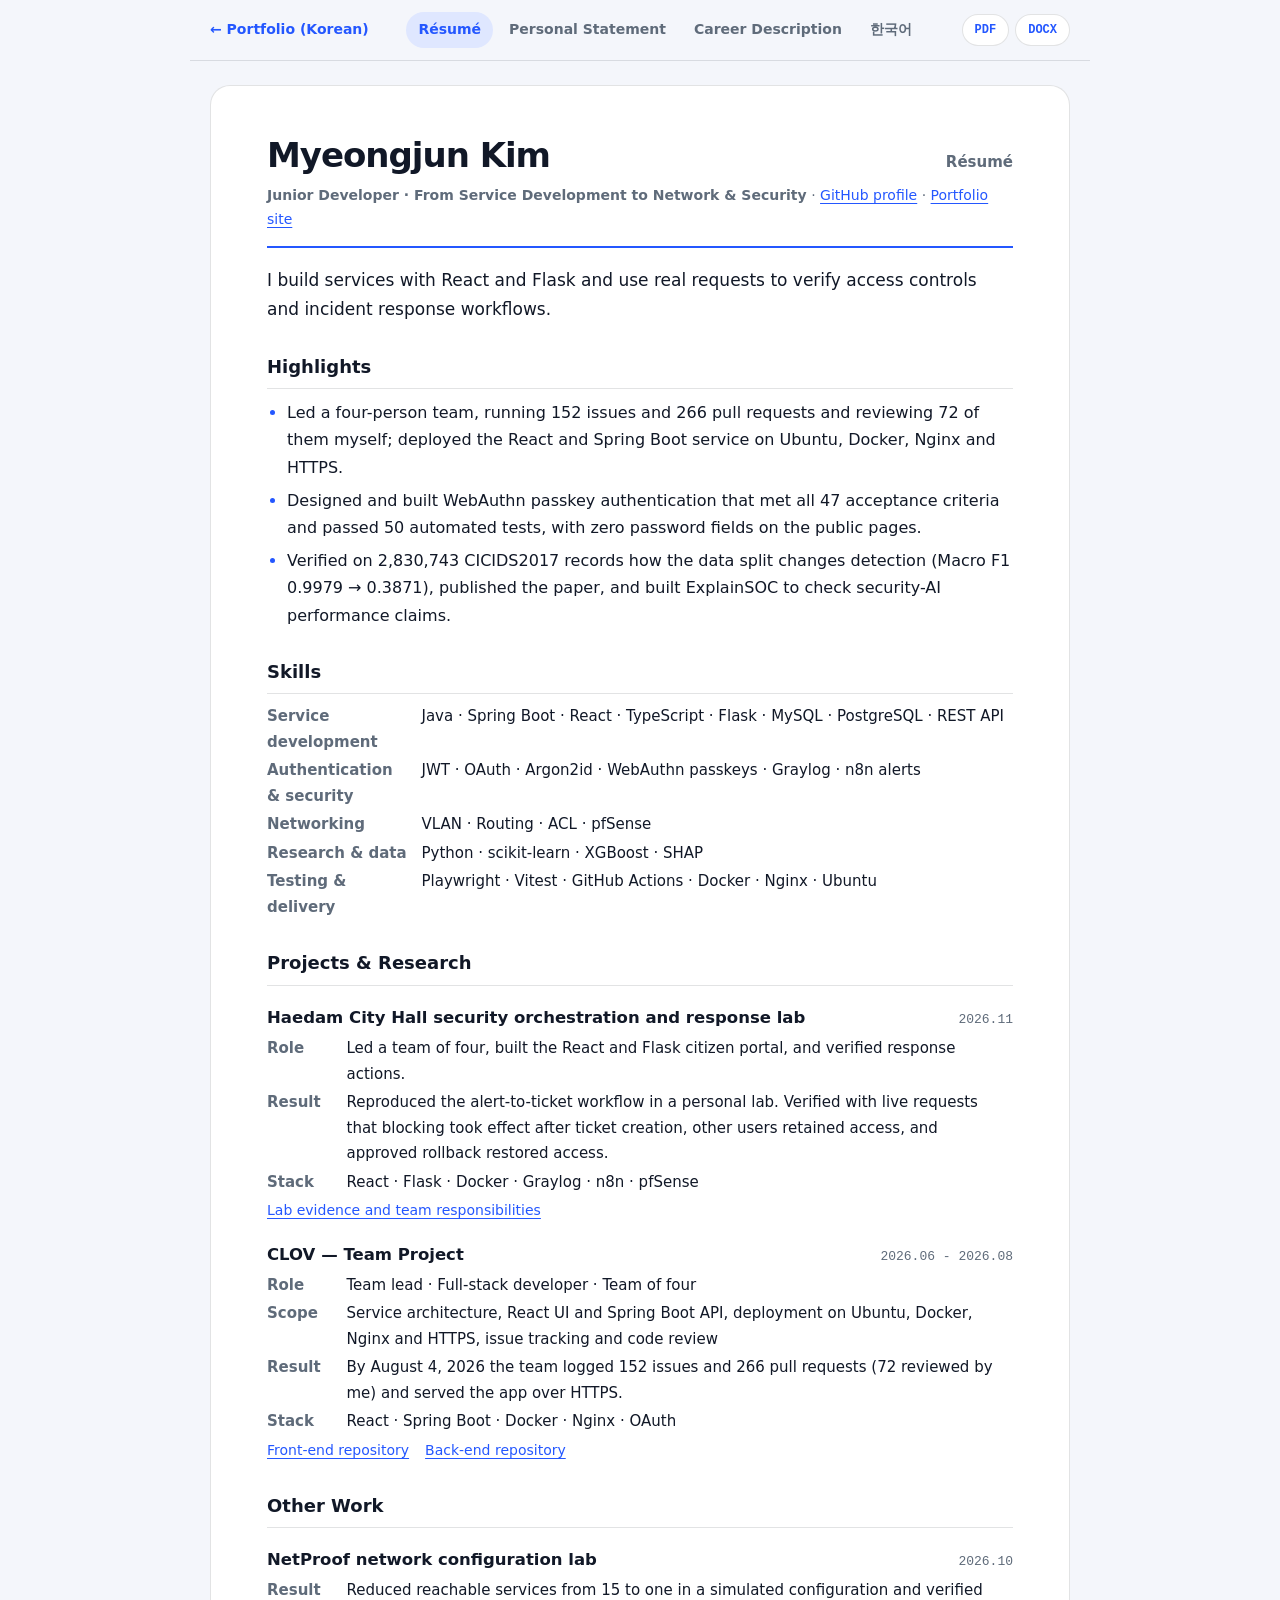
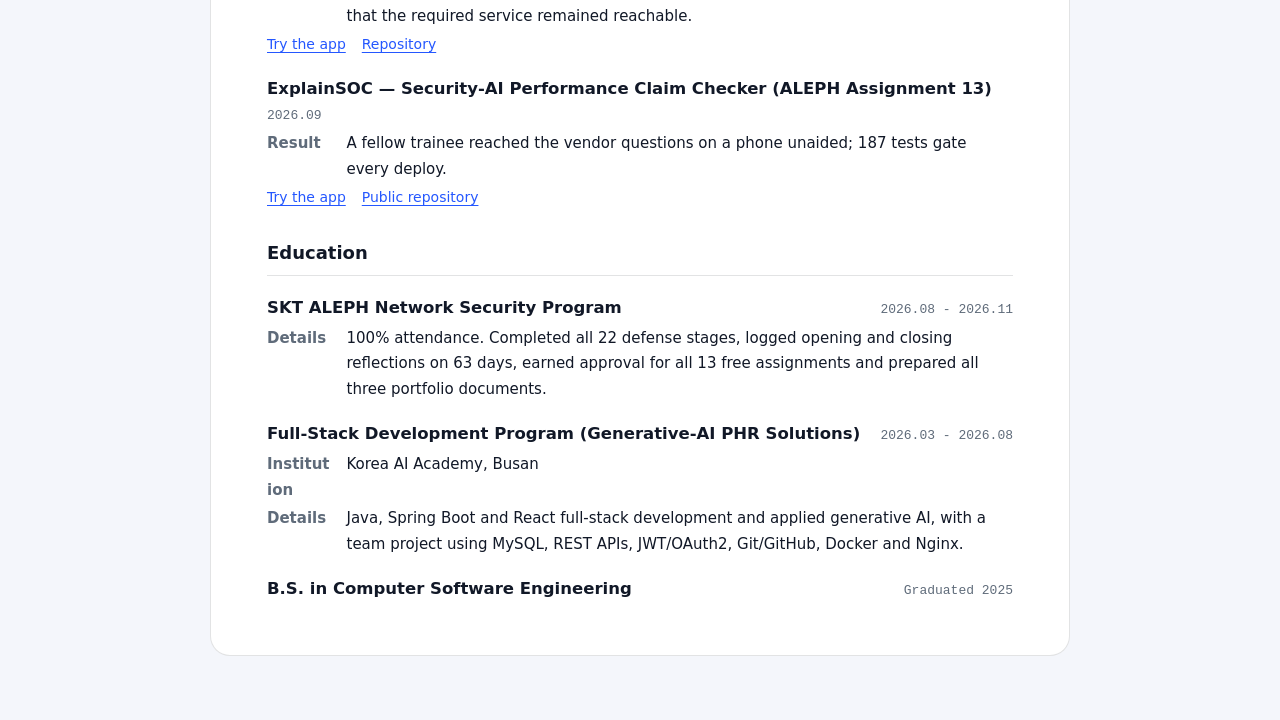
<file: docs/resume-en.html>
<!doctype html>
<html lang="en">
<head>
  <meta charset="utf-8">
  <meta name="viewport" content="width=device-width, initial-scale=1">
  <title>Myeongjun Kim — Résumé</title>
  <meta name="description" content="Résumé of Myeongjun Kim. Also available as PDF and DOCX.">
  <meta name="color-scheme" content="light dark">
  <link rel="icon" href="favicon.svg" type="image/svg+xml">
  <link rel="stylesheet" href="document.css?v=97b03d9f6f42">
</head>
<body>
  <a class="skip-link" href="#doc">Skip to the document</a>
  <div class="doc-bar">
    <a class="doc-back" href="./">← Portfolio (Korean)</a>
    <nav class="doc-tabs" aria-label="Documents"><a href="resume-en.html" aria-current="page">Résumé</a><a href="personal-statement-en.html">Personal Statement</a><a href="career-description-en.html">Career Description</a><a href="resume.html" lang="ko">한국어</a></nav>
    <p class="doc-downloads"><a href="files/resume-kim-myeongjun-en.pdf">PDF</a><a href="files/resume-kim-myeongjun-en.docx">DOCX</a></p>
  </div>
  <main id="doc" class="doc">
      <header class="doc-head">
        <h1><span class="doc-name">Myeongjun Kim</span> <span class="doc-kind">Résumé</span></h1>
        <p class="doc-meta"><strong>Junior Developer · From Service Development to Network &amp; Security</strong> <span aria-hidden="true">·</span> <a href="https://github.com/myeongjundev">GitHub profile</a> <span aria-hidden="true">·</span> <a href="https://myeongjundev.github.io/about/">Portfolio site</a></p>
      </header>
      <p class="doc-intro">I build services with React and Flask and use real requests to verify access controls and incident response workflows.</p>
      <section class="doc-section">
        <h2>Highlights</h2>
        <ul class="doc-highlights"><li>Led a four-person team, running 152 issues and 266 pull requests and reviewing 72 of them myself; deployed the React and Spring Boot service on Ubuntu, Docker, Nginx and HTTPS.</li><li>Designed and built WebAuthn passkey authentication that met all 47 acceptance criteria and passed 50 automated tests, with zero password fields on the public pages.</li><li>Verified on 2,830,743 CICIDS2017 records how the data split changes detection (Macro F1 0.9979 → 0.3871), published the paper, and built ExplainSOC to check security-AI performance claims.</li></ul>
      </section>
      <section class="doc-section">
        <h2>Skills</h2>
        <p class="doc-skill"><span class="doc-label">Service development</span><span>Java · Spring Boot · React · TypeScript · Flask · MySQL · PostgreSQL · REST API</span></p>
        <p class="doc-skill"><span class="doc-label">Authentication &amp; security</span><span>JWT · OAuth · Argon2id · WebAuthn passkeys · Graylog · n8n alerts</span></p>
        <p class="doc-skill"><span class="doc-label">Networking</span><span>VLAN · Routing · ACL · pfSense</span></p>
        <p class="doc-skill"><span class="doc-label">Research &amp; data</span><span>Python · scikit-learn · XGBoost · SHAP</span></p>
        <p class="doc-skill"><span class="doc-label">Testing &amp; delivery</span><span>Playwright · Vitest · GitHub Actions · Docker · Nginx · Ubuntu</span></p>
      </section>
      <section class="doc-section">
        <h2>Projects &amp; Research</h2>
        <article class="doc-entry">
          <div class="doc-entry-head"><h3>Haedam City Hall security orchestration and response lab</h3><span class="doc-period">2026.11</span></div>
          <p class="doc-line"><span class="doc-label">Role</span><span>Led a team of four, built the React and Flask citizen portal, and verified response actions.</span></p>
          <p class="doc-line"><span class="doc-label">Result</span><span>Reproduced the alert-to-ticket workflow in a personal lab. Verified with live requests that blocking took effect after ticket creation, other users retained access, and approved rollback restored access.</span></p>
          <p class="doc-line"><span class="doc-label">Stack</span><span>React · Flask · Docker · Graylog · n8n · pfSense</span></p>
          <p class="doc-links"><a href="https://github.com/myeongjundev/haedam-soar-portfolio">Lab evidence and team responsibilities</a></p>
        </article>
        <article class="doc-entry">
          <div class="doc-entry-head"><h3>CLOV — Team Project</h3><span class="doc-period">2026.06 - 2026.08</span></div>
          <p class="doc-line"><span class="doc-label">Role</span><span>Team lead · Full-stack developer · Team of four</span></p>
          <p class="doc-line"><span class="doc-label">Scope</span><span>Service architecture, React UI and Spring Boot API, deployment on Ubuntu, Docker, Nginx and HTTPS, issue tracking and code review</span></p>
          <p class="doc-line"><span class="doc-label">Result</span><span>By August 4, 2026 the team logged 152 issues and 266 pull requests (72 reviewed by me) and served the app over HTTPS.</span></p>
          <p class="doc-line"><span class="doc-label">Stack</span><span>React · Spring Boot · Docker · Nginx · OAuth</span></p>
          <p class="doc-links"><a href="https://github.com/Pickeslog/clov-web">Front-end repository</a><a href="https://github.com/Pickeslog/clov-api">Back-end repository</a></p>
        </article>
      </section>
      <section class="doc-section">
        <h2>Other Work</h2>
        <article class="doc-entry">
          <div class="doc-entry-head"><h3>NetProof network configuration lab</h3><span class="doc-period">2026.10</span></div>
          <p class="doc-line"><span class="doc-label">Result</span><span>Reduced reachable services from 15 to one in a simulated configuration and verified that the required service remained reachable.</span></p>
          <p class="doc-links"><a href="https://netproof-vert.vercel.app/">Try the app</a><a href="https://github.com/myeongjundev/netproof">Repository</a></p>
        </article>
        <article class="doc-entry">
          <div class="doc-entry-head"><h3>ExplainSOC — Security-AI Performance Claim Checker (ALEPH Assignment 13)</h3><span class="doc-period">2026.09</span></div>
          <p class="doc-line"><span class="doc-label">Result</span><span>A fellow trainee reached the vendor questions on a phone unaided; 187 tests gate every deploy.</span></p>
          <p class="doc-links"><a href="https://myeongjundev.github.io/explainsoc/">Try the app</a><a href="https://github.com/myeongjundev/explainsoc">Public repository</a></p>
        </article>
      </section>
      <section class="doc-section">
        <h2>Education</h2>
        <article class="doc-entry">
          <div class="doc-entry-head"><h3>SKT ALEPH Network Security Program</h3><span class="doc-period">2026.08 - 2026.11</span></div>
          <p class="doc-line"><span class="doc-label">Details</span><span>100% attendance. Completed all 22 defense stages, logged opening and closing reflections on 63 days, earned approval for all 13 free assignments and prepared all three portfolio documents.</span></p>
        </article>
        <article class="doc-entry">
          <div class="doc-entry-head"><h3>Full-Stack Development Program (Generative-AI PHR Solutions)</h3><span class="doc-period">2026.03 - 2026.08</span></div>
          <p class="doc-line"><span class="doc-label">Institution</span><span>Korea AI Academy, Busan</span></p>
          <p class="doc-line"><span class="doc-label">Details</span><span>Java, Spring Boot and React full-stack development and applied generative AI, with a team project using MySQL, REST APIs, JWT/OAuth2, Git/GitHub, Docker and Nginx.</span></p>
        </article>
        <article class="doc-entry">
          <div class="doc-entry-head"><h3>B.S. in Computer Software Engineering</h3><span class="doc-period">Graduated 2025</span></div>
        </article>
      </section>
  </main>
</body>
</html>
</file>
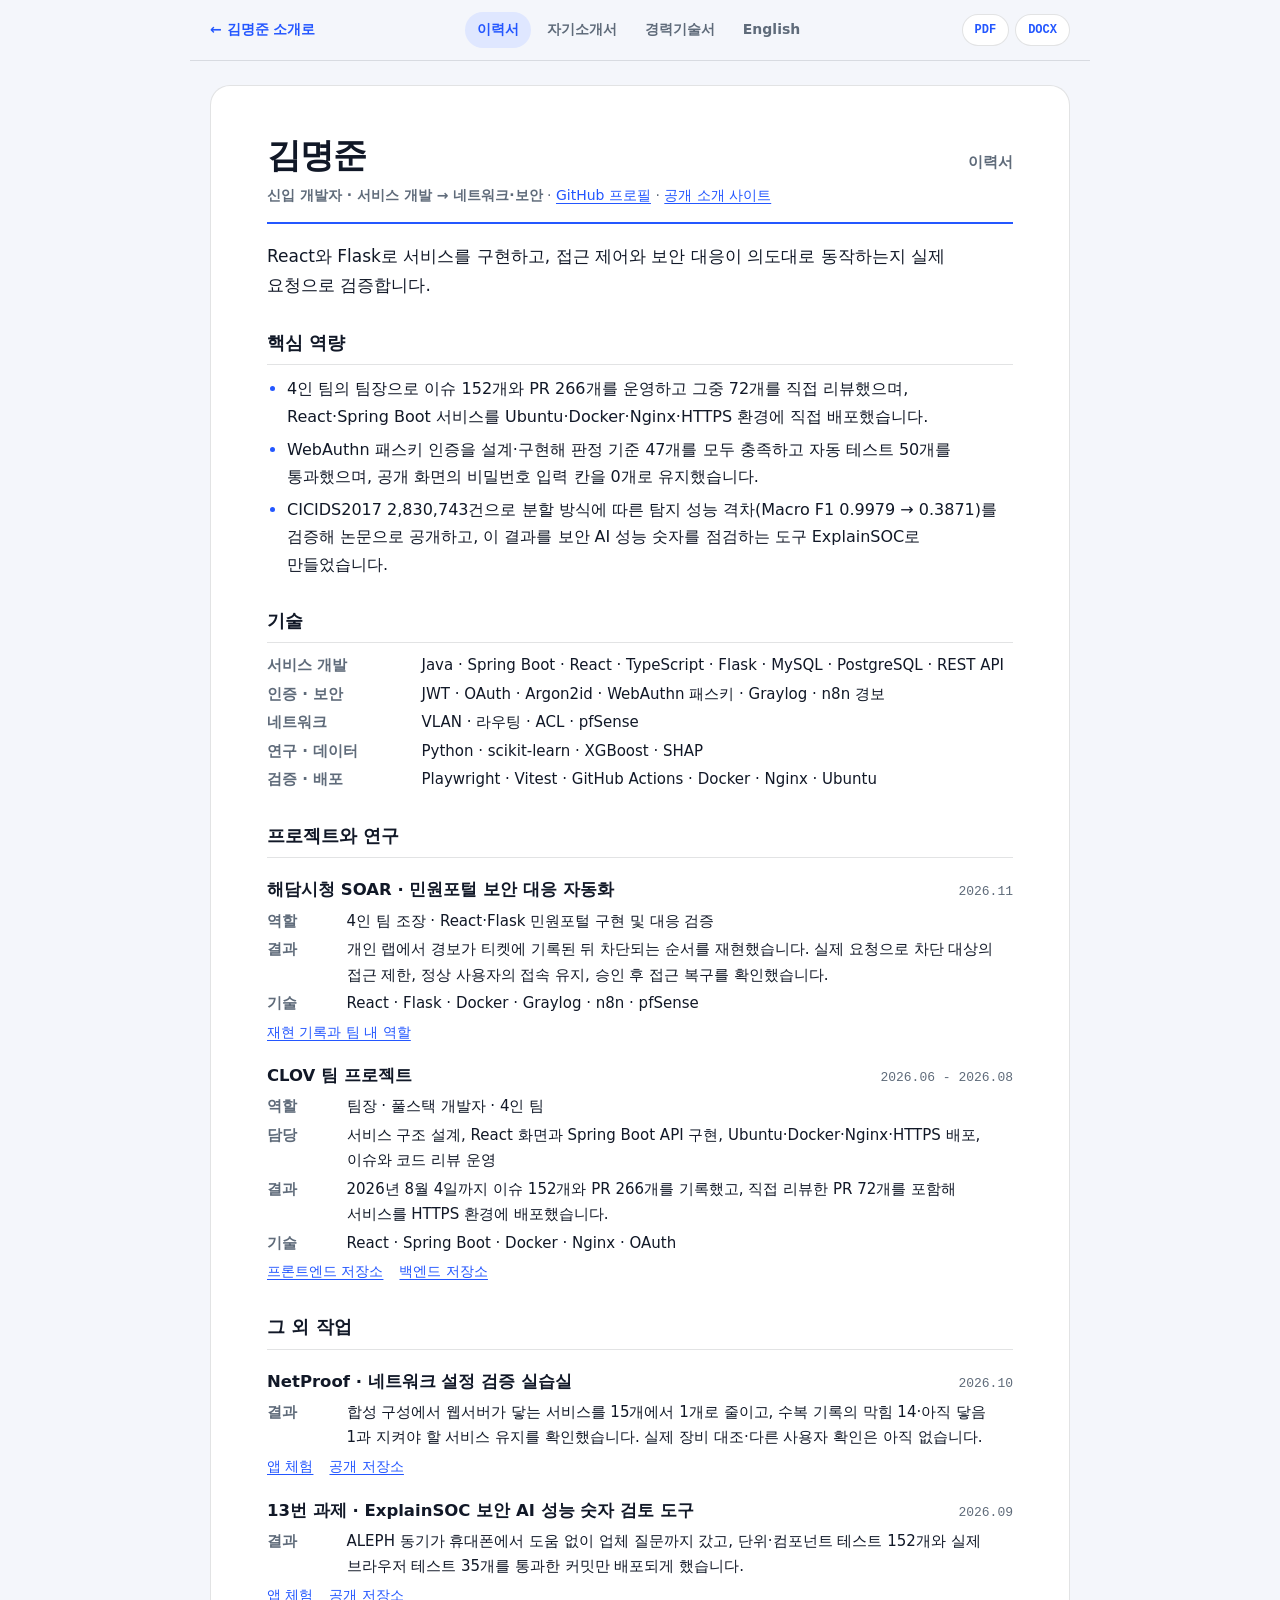
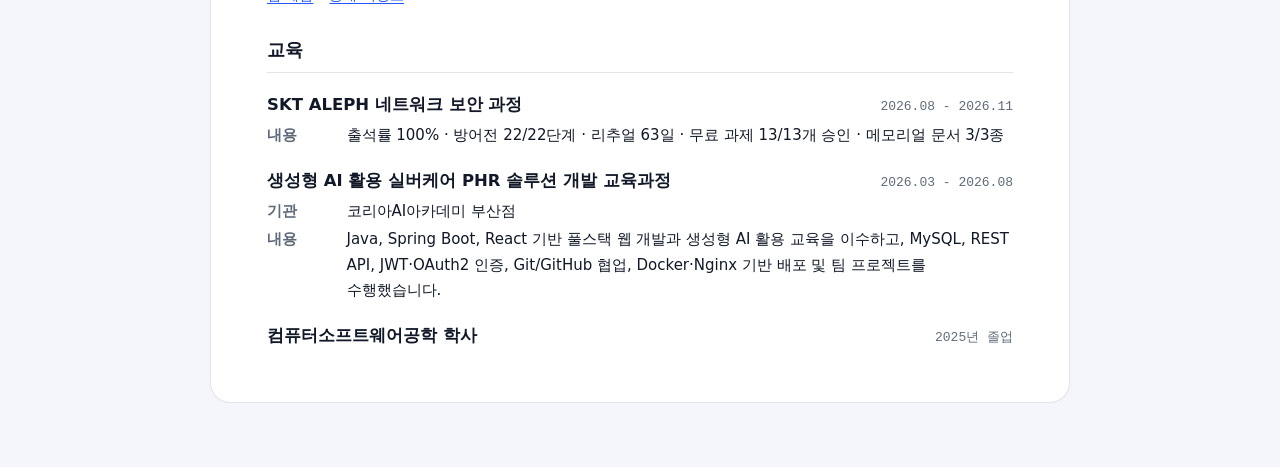
<file: docs/resume.html>
<!doctype html>
<html lang="ko">
<head>
  <meta charset="utf-8">
  <meta name="viewport" content="width=device-width, initial-scale=1">
  <title>김명준 이력서</title>
  <meta name="description" content="김명준의 이력서. 같은 내용을 PDF와 DOCX로도 내려받을 수 있습니다.">
  <meta name="color-scheme" content="light dark">
  <link rel="icon" href="favicon.svg" type="image/svg+xml">
  <link rel="stylesheet" href="document.css?v=97b03d9f6f42">
</head>
<body>
  <a class="skip-link" href="#doc">문서 본문으로 바로 가기</a>
  <div class="doc-bar">
    <a class="doc-back" href="./">← 김명준 소개로</a>
    <nav class="doc-tabs" aria-label="문서"><a href="resume.html" aria-current="page">이력서</a><a href="personal-statement.html">자기소개서</a><a href="career-description.html">경력기술서</a><a href="resume-en.html" lang="en">English</a></nav>
    <p class="doc-downloads"><a href="files/resume-kim-myeongjun.pdf">PDF</a><a href="files/resume-kim-myeongjun.docx">DOCX</a></p>
  </div>
  <main id="doc" class="doc">
      <header class="doc-head">
        <h1><span class="doc-name">김명준</span> <span class="doc-kind">이력서</span></h1>
        <p class="doc-meta"><strong>신입 개발자 · 서비스 개발 → 네트워크·보안</strong> <span aria-hidden="true">·</span> <a href="https://github.com/myeongjundev">GitHub 프로필</a> <span aria-hidden="true">·</span> <a href="https://myeongjundev.github.io/about/">공개 소개 사이트</a></p>
      </header>
      <p class="doc-intro">React와 Flask로 서비스를 구현하고, 접근 제어와 보안 대응이 의도대로 동작하는지 실제 요청으로 검증합니다.</p>
      <section class="doc-section">
        <h2>핵심 역량</h2>
        <ul class="doc-highlights"><li>4인 팀의 팀장으로 이슈 152개와 PR 266개를 운영하고 그중 72개를 직접 리뷰했으며, React·Spring Boot 서비스를 Ubuntu·Docker·Nginx·HTTPS 환경에 직접 배포했습니다.</li><li>WebAuthn 패스키 인증을 설계·구현해 판정 기준 47개를 모두 충족하고 자동 테스트 50개를 통과했으며, 공개 화면의 비밀번호 입력 칸을 0개로 유지했습니다.</li><li>CICIDS2017 2,830,743건으로 분할 방식에 따른 탐지 성능 격차(Macro F1 0.9979 → 0.3871)를 검증해 논문으로 공개하고, 이 결과를 보안 AI 성능 숫자를 점검하는 도구 ExplainSOC로 만들었습니다.</li></ul>
      </section>
      <section class="doc-section">
        <h2>기술</h2>
        <p class="doc-skill"><span class="doc-label">서비스 개발</span><span>Java · Spring Boot · React · TypeScript · Flask · MySQL · PostgreSQL · REST API</span></p>
        <p class="doc-skill"><span class="doc-label">인증 · 보안</span><span>JWT · OAuth · Argon2id · WebAuthn 패스키 · Graylog · n8n 경보</span></p>
        <p class="doc-skill"><span class="doc-label">네트워크</span><span>VLAN · 라우팅 · ACL · pfSense</span></p>
        <p class="doc-skill"><span class="doc-label">연구 · 데이터</span><span>Python · scikit-learn · XGBoost · SHAP</span></p>
        <p class="doc-skill"><span class="doc-label">검증 · 배포</span><span>Playwright · Vitest · GitHub Actions · Docker · Nginx · Ubuntu</span></p>
      </section>
      <section class="doc-section">
        <h2>프로젝트와 연구</h2>
        <article class="doc-entry">
          <div class="doc-entry-head"><h3>해담시청 SOAR · 민원포털 보안 대응 자동화</h3><span class="doc-period">2026.11</span></div>
          <p class="doc-line"><span class="doc-label">역할</span><span>4인 팀 조장 · React·Flask 민원포털 구현 및 대응 검증</span></p>
          <p class="doc-line"><span class="doc-label">결과</span><span>개인 랩에서 경보가 티켓에 기록된 뒤 차단되는 순서를 재현했습니다. 실제 요청으로 차단 대상의 접근 제한, 정상 사용자의 접속 유지, 승인 후 접근 복구를 확인했습니다.</span></p>
          <p class="doc-line"><span class="doc-label">기술</span><span>React · Flask · Docker · Graylog · n8n · pfSense</span></p>
          <p class="doc-links"><a href="https://github.com/myeongjundev/haedam-soar-portfolio">재현 기록과 팀 내 역할</a></p>
        </article>
        <article class="doc-entry">
          <div class="doc-entry-head"><h3>CLOV 팀 프로젝트</h3><span class="doc-period">2026.06 - 2026.08</span></div>
          <p class="doc-line"><span class="doc-label">역할</span><span>팀장 · 풀스택 개발자 · 4인 팀</span></p>
          <p class="doc-line"><span class="doc-label">담당</span><span>서비스 구조 설계, React 화면과 Spring Boot API 구현, Ubuntu·Docker·Nginx·HTTPS 배포, 이슈와 코드 리뷰 운영</span></p>
          <p class="doc-line"><span class="doc-label">결과</span><span>2026년 8월 4일까지 이슈 152개와 PR 266개를 기록했고, 직접 리뷰한 PR 72개를 포함해 서비스를 HTTPS 환경에 배포했습니다.</span></p>
          <p class="doc-line"><span class="doc-label">기술</span><span>React · Spring Boot · Docker · Nginx · OAuth</span></p>
          <p class="doc-links"><a href="https://github.com/Pickeslog/clov-web">프론트엔드 저장소</a><a href="https://github.com/Pickeslog/clov-api">백엔드 저장소</a></p>
        </article>
      </section>
      <section class="doc-section">
        <h2>그 외 작업</h2>
        <article class="doc-entry">
          <div class="doc-entry-head"><h3>NetProof · 네트워크 설정 검증 실습실</h3><span class="doc-period">2026.10</span></div>
          <p class="doc-line"><span class="doc-label">결과</span><span>합성 구성에서 웹서버가 닿는 서비스를 15개에서 1개로 줄이고, 수복 기록의 막힘 14·아직 닿음 1과 지켜야 할 서비스 유지를 확인했습니다. 실제 장비 대조·다른 사용자 확인은 아직 없습니다.</span></p>
          <p class="doc-links"><a href="https://netproof-vert.vercel.app/">앱 체험</a><a href="https://github.com/myeongjundev/netproof">공개 저장소</a></p>
        </article>
        <article class="doc-entry">
          <div class="doc-entry-head"><h3>13번 과제 · ExplainSOC 보안 AI 성능 숫자 검토 도구</h3><span class="doc-period">2026.09</span></div>
          <p class="doc-line"><span class="doc-label">결과</span><span>ALEPH 동기가 휴대폰에서 도움 없이 업체 질문까지 갔고, 단위·컴포넌트 테스트 152개와 실제 브라우저 테스트 35개를 통과한 커밋만 배포되게 했습니다.</span></p>
          <p class="doc-links"><a href="https://myeongjundev.github.io/explainsoc/">앱 체험</a><a href="https://github.com/myeongjundev/explainsoc">공개 저장소</a></p>
        </article>
      </section>
      <section class="doc-section">
        <h2>교육</h2>
        <article class="doc-entry">
          <div class="doc-entry-head"><h3>SKT ALEPH 네트워크 보안 과정</h3><span class="doc-period">2026.08 - 2026.11</span></div>
          <p class="doc-line"><span class="doc-label">내용</span><span>출석률 100% · 방어전 22/22단계 · 리추얼 63일 · 무료 과제 13/13개 승인 · 메모리얼 문서 3/3종</span></p>
        </article>
        <article class="doc-entry">
          <div class="doc-entry-head"><h3>생성형 AI 활용 실버케어 PHR 솔루션 개발 교육과정</h3><span class="doc-period">2026.03 - 2026.08</span></div>
          <p class="doc-line"><span class="doc-label">기관</span><span>코리아AI아카데미 부산점</span></p>
          <p class="doc-line"><span class="doc-label">내용</span><span>Java, Spring Boot, React 기반 풀스택 웹 개발과 생성형 AI 활용 교육을 이수하고, MySQL, REST API, JWT·OAuth2 인증, Git/GitHub 협업, Docker·Nginx 기반 배포 및 팀 프로젝트를 수행했습니다.</span></p>
        </article>
        <article class="doc-entry">
          <div class="doc-entry-head"><h3>컴퓨터소프트웨어공학 학사</h3><span class="doc-period">2025년 졸업</span></div>
        </article>
      </section>
  </main>
</body>
</html>
</file>
<file: docs/styles.css>
:root {
  color-scheme: light;
  --bg: #f4f6fb;
  --surface: rgba(255, 255, 255, 0.82);
  --surface-solid: #ffffff;
  --surface-soft: #edf1f8;
  --ink: #111827;
  --muted: #5f6b7a;
  --faint: #526071;
  --line: rgba(17, 24, 39, 0.12);
  --line-strong: rgba(17, 24, 39, 0.22);
  --accent: #2457ff;
  --accent-strong: #1538bd;
  --accent-soft: #dfe7ff;
  --signal: #a8f0cc;
  --signal-ink: #07583c;
  /* 작업 단계 색: 설계 → 구현 → 배포 순으로 옮겨 간다. */
  --step-1: #2457ff;
  --step-2: #6d28d9;
  --step-3: #0b7a5e;
  /* 강조색 위에 올리는 글자색. 다크에서는 강조색이 밝아지므로 뒤집는다. */
  --on-accent: #ffffff;
  --warning: #fff0bf;
  --warning-ink: #704b00;
  --shadow: 0 24px 70px rgba(30, 42, 70, 0.1);
  --sans: system-ui, -apple-system, BlinkMacSystemFont, 'Segoe UI', 'Malgun Gothic', sans-serif;
  --mono: 'Cascadia Code', 'SFMono-Regular', Consolas, monospace;
}

:root[data-theme='dark'] {
  color-scheme: dark;
  --bg: #0b1020;
  --surface: rgba(20, 29, 52, 0.82);
  --surface-solid: #141d34;
  --surface-soft: #19243f;
  --ink: #f5f7ff;
  --muted: #b4bed0;
  --faint: #7f8ba3;
  --line: rgba(226, 232, 255, 0.13);
  --line-strong: rgba(226, 232, 255, 0.25);
  --accent: #7d9cff;
  --accent-strong: #b4c4ff;
  --accent-soft: #25365f;
  --signal: #2e7058;
  --signal-ink: #c4f9e4;
  --warning: #4c3b12;
  --warning-ink: #ffdf84;
  --step-1: #7d9cff;
  --step-2: #b79cff;
  --step-3: #5fd7ab;
  --on-accent: #0b1020;
  --shadow: 0 28px 80px rgba(0, 0, 0, 0.28);
}

* { box-sizing: border-box; }

html {
  scroll-behavior: smooth;
  scroll-padding-top: 32px;
}

body {
  margin: 0;
  min-width: 320px;
  background:
    radial-gradient(circle at 8% 5%, color-mix(in srgb, var(--accent) 12%, transparent) 0, transparent 30rem),
    radial-gradient(circle at 95% 48%, color-mix(in srgb, var(--signal) 18%, transparent) 0, transparent 32rem),
    var(--bg);
  color: var(--ink);
  font-family: var(--sans);
  word-break: keep-all;
  overflow-wrap: anywhere;
  transition: background-color 220ms ease, color 220ms ease;
}

body::before {
  position: fixed;
  inset: 0;
  z-index: -1;
  content: '';
  background-image:
    linear-gradient(var(--line) 1px, transparent 1px),
    linear-gradient(90deg, var(--line) 1px, transparent 1px);
  background-size: 72px 72px;
  opacity: 0.22;
  mask-image: linear-gradient(to bottom, black, transparent 75%);
  pointer-events: none;
}

a {
  color: var(--accent-strong);
  text-decoration-thickness: 1px;
  text-underline-offset: 4px;
}

a:hover { text-decoration-color: transparent; }

a:focus-visible,
button:focus-visible,
summary:focus-visible {
  outline: 3px solid var(--accent);
  outline-offset: 3px;
}

p { margin: 0; }

.mono { font-family: var(--mono); font-size: 12px; }
.muted { color: var(--muted); }
.spacer { flex-grow: 1; }

.skip-link {
  position: fixed;
  left: 20px;
  top: -80px;
  z-index: 100;
  padding: 12px 16px;
  border-radius: 0 0 10px 10px;
  background: var(--ink);
  color: var(--bg);
  font-weight: 700;
}

.skip-link:focus { top: 0; }

.scroll-progress {
  position: fixed;
  inset: 0 0 auto;
  z-index: 90;
  height: 3px;
  background: transparent;
}

.scroll-progress span {
  display: block;
  width: 100%;
  height: 100%;
  background: linear-gradient(90deg, var(--accent), #7c3aed, var(--signal));
  transform: scaleX(0);
  transform-origin: left;
  will-change: transform;
}

@keyframes scroll-progress {
  from { transform: scaleX(0); }
  to { transform: scaleX(1); }
}

@supports (animation-timeline: scroll()) {
  .scroll-progress span {
    animation: scroll-progress linear both;
    animation-timeline: scroll(root block);
  }
}

.draft-banner {
  margin: 0;
  padding: 10px 20px;
  background: var(--warning);
  border-bottom: 1px solid color-mix(in srgb, var(--warning-ink) 35%, transparent);
  color: var(--warning-ink);
  font-size: 13px;
  font-weight: 600;
  text-align: center;
}

.todo {
  padding: 1px 4px;
  border-radius: 4px;
  background: var(--warning);
  color: var(--warning-ink);
}

.layout {
  display: grid;
  grid-template-columns: minmax(300px, 356px) minmax(0, 1fr) minmax(164px, 192px);
  gap: clamp(24px, 3vw, 48px);
  max-width: 1540px;
  margin: 0 auto;
  padding: 40px 48px 80px;
}

.side-column {
  position: relative;
  display: flex;
  min-width: 0;
  flex-direction: column;
  align-self: stretch;
}

.side {
  --pointer-x: 50%;
  --pointer-y: 18%;
  position: static;
  display: flex;
  flex-direction: column;
  align-self: start;
  min-width: 0;
  gap: 26px;
  padding: 30px;
  overflow: visible;
  border: 1px solid var(--line);
  border-radius: 28px;
  background: var(--surface);
  box-shadow: var(--shadow);
  backdrop-filter: blur(18px);
  isolation: isolate;
}

.side::before {
  position: absolute;
  inset: 0;
  z-index: 0;
  border-radius: inherit;
  background: radial-gradient(260px circle at var(--pointer-x) var(--pointer-y), color-mix(in srgb, var(--accent) 13%, transparent), transparent 72%);
  content: '';
  opacity: 0;
  pointer-events: none;
  transition: opacity 260ms ease;
}

.side.is-pointer-active::before { opacity: 1; }
.side > * { position: relative; z-index: 1; }

.build-reel {
  display: flex;
  min-height: 0;
  margin-top: 42px;
  padding: 0 6px;
  flex: 1;
  flex-direction: column;
}

.build-reel-head {
  display: flex;
  align-items: center;
  justify-content: space-between;
  padding-top: 18px;
  border-top: 1px solid var(--line-strong);
  color: var(--accent-strong);
}

.build-reel h2 {
  max-width: 310px;
  margin: 18px 0 0;
  font-size: clamp(23px, 2.5vw, 30px);
  font-weight: 680;
  letter-spacing: -0.045em;
  line-height: 1.28;
}

.build-reel-intro {
  max-width: 290px;
  margin-top: 10px;
  color: var(--muted);
  font-size: 13px;
  line-height: 1.7;
}

.build-stack {
  display: flex;
  min-height: calc(100% - 150px);
  padding-top: 28px;
  padding-bottom: 40px;
  flex: 1;
  flex-direction: column;
  /* 카드 사이는 margin이 아니라 gap으로 벌린다. margin은 sticky가 멈추는 자리를 함께
     끌어올려, 맨 아래에서 가운데 카드 여럿이 같은 높이에 겹쳐 섰다. */
  gap: clamp(300px, 52vh, 520px);
}

.build-card {
  --card-accent: #2457ff;
  position: sticky;
  top: var(--stack-top);
  z-index: calc(10 + var(--stack-order));
  display: flex;
  min-height: 330px;
  padding: 14px;
  flex-direction: column;
  gap: 10px;
  overflow: hidden;
  border: 1px solid color-mix(in srgb, var(--card-accent) 28%, var(--line));
  border-radius: 24px;
  background: color-mix(in srgb, var(--surface-solid) 94%, var(--card-accent) 6%);
  box-shadow: 0 24px 60px color-mix(in srgb, var(--card-accent) 13%, transparent);
  color: var(--ink);
  text-decoration: none;
  transition: border-color 220ms ease, box-shadow 220ms ease, transform 220ms ease;
}

.build-card:nth-child(2) { --card-accent: #7c3aed; }
.build-card:nth-child(3) { --card-accent: #0f9f74; }
.build-card:nth-child(4) { --card-accent: #d97706; }
.build-card:nth-child(5) { --card-accent: #be123c; }
.build-card:nth-child(6) { --card-accent: #0e7490; }

.build-card:hover {
  border-color: color-mix(in srgb, var(--card-accent) 62%, var(--line));
  box-shadow: 0 30px 72px color-mix(in srgb, var(--card-accent) 20%, transparent);
  transform: translateY(-4px);
}

.build-card-visual {
  position: relative;
  display: block;
  height: 190px;
  overflow: hidden;
  border-radius: 16px;
  background:
    radial-gradient(circle at 76% 18%, rgba(255, 255, 255, 0.34), transparent 28%),
    linear-gradient(145deg, var(--card-accent), #101828);
}

.build-card-visual::after {
  position: absolute;
  inset: 0;
  background: linear-gradient(180deg, rgba(6, 12, 28, 0.04), rgba(6, 12, 28, 0.72));
  content: '';
}

.build-card-visual img {
  width: 100%;
  height: 100%;
  object-fit: cover;
  object-position: top center;
  transition: transform 500ms cubic-bezier(.2, .8, .2, 1);
}

.build-card:hover .build-card-visual img { transform: scale(1.055); }

.build-card-number,
.build-card-mark {
  position: absolute;
  z-index: 1;
  color: #fff;
  font-family: var(--mono);
}

.build-card-number {
  left: 14px;
  bottom: 11px;
  font-size: 34px;
  font-weight: 500;
  letter-spacing: -0.08em;
}

.build-card-mark {
  right: 12px;
  top: 12px;
  padding: 6px 8px;
  border: 1px solid rgba(255, 255, 255, 0.36);
  border-radius: 999px;
  background: rgba(8, 15, 34, 0.54);
  font-size: 12px;
  font-weight: 600;
  letter-spacing: 0.06em;
  backdrop-filter: blur(8px);
}

.build-card-meta {
  display: flex;
  min-width: 0;
  align-items: center;
  justify-content: space-between;
  gap: 10px;
  color: var(--muted);
}

.build-card-meta span:last-child {
  overflow: hidden;
  text-overflow: ellipsis;
  white-space: nowrap;
}

.build-card strong {
  display: block;
  font-size: 18px;
  letter-spacing: -0.03em;
  line-height: 1.42;
}

.content {
  display: flex;
  min-width: 0;
  padding: 44px 0 0;
  flex-direction: column;
  gap: 112px;
}

.content > section {
  position: relative;
  scroll-margin-top: 36px;
}

.profile-topline {
  display: flex;
  align-items: center;
  justify-content: space-between;
  gap: 12px;
  padding-bottom: 14px;
  border-bottom: 1px solid var(--line);
}

/* 이름 위 한 줄: 장식 대신 지금 하고 있는 일을 적는다. */
.profile-context { color: var(--muted); font-size: 13px; font-weight: 600; line-height: 1.4; }

.intro { display: flex; flex-direction: column; }

.intro h1 {
  margin: 14px 0 2px;
  font-size: clamp(38px, 4.6vw, 54px);
  font-weight: 700;
  letter-spacing: -0.06em;
  line-height: 1;
}

.role {
  color: var(--muted);
  font-size: 14px;
  font-weight: 600;
}

.tagline {
  margin-top: 22px;
  font-size: clamp(20px, 2.2vw, 25px);
  font-weight: 650;
  letter-spacing: -0.035em;
  line-height: 1.42;
}

/* 채용 담당자의 다음 행동: 이력서 PDF가 주 버튼, GitHub이 보조 버튼 */
.cta { display: flex; flex-wrap: wrap; gap: 8px; margin-top: 18px; }
.cta a {
  display: inline-flex;
  min-height: 44px;
  padding: 0 18px;
  align-items: center;
  border: 1px solid var(--line);
  border-radius: 999px;
  font-size: 14px;
  font-weight: 700;
  text-decoration: none;
  transition: transform 180ms ease, border-color 180ms ease;
}
.cta a:hover { transform: translateY(-2px); }
.cta .cta-primary { border-color: var(--accent); background: var(--accent); color: var(--surface-solid); }
.cta .cta-secondary { background: var(--surface-solid); color: var(--ink); }
.cta .cta-text { padding: 0 2px; border-color: transparent; color: var(--accent); font-weight: 650; text-decoration: underline; text-underline-offset: 3px; }
.contact .cta .cta-text { color: var(--bg); }
.cta .cta-secondary:hover { border-color: var(--accent); color: var(--accent); }

/* 일하는 방식: 단계 이름과 한 문장, 근거 작업을 목록으로 적는다. */
.how-i-work { margin-top: 24px; padding-top: 16px; border-top: 1px solid var(--line); }
.how-title { margin: 0 0 12px; color: var(--muted); font-size: 13px; font-weight: 650; }
.how-i-work ol { display: grid; gap: 12px; margin: 0; padding: 0; list-style: none; }
.how-i-work li { display: grid; grid-template-columns: 38px minmax(0, 1fr); gap: 2px 10px; font-size: 13px; line-height: 1.55; }
.how-step { grid-row: span 2; color: var(--ink); font-weight: 700; }
.how-proof { grid-column: 2; color: var(--faint); font-size: 12px; }

.entrances a {
  font-size: 13px;
  font-weight: 600;
}

.entrance-copy { min-width: 0; }

.entrances {
  position: relative;
  overflow: hidden;
  border: 1px solid var(--line);
  border-radius: 16px;
  background: color-mix(in srgb, var(--surface-soft) 66%, transparent);
}

.entrances-rail {
  position: sticky;
  top: 40px;
  align-self: start;
  margin-top: 44px;
  box-shadow: 0 18px 48px color-mix(in srgb, var(--ink) 8%, transparent);
  backdrop-filter: blur(16px);
}

.is-ready .entrances-rail {
  transition: opacity 200ms ease, visibility 200ms ease, transform 200ms ease;
}

.is-ready .entrances-rail:not(.is-shown) {
  opacity: 0;
  visibility: hidden;
  transform: translateY(-6px);
}

.entrances-head {
  display: flex;
  align-items: center;
  justify-content: space-between;
  min-height: 38px;
  padding: 0 13px;
  border-bottom: 1px solid var(--line);
  color: var(--faint);
  font-size: 12px;
  letter-spacing: 0.06em;
}

.entrances ol {
  margin: 0;
  padding: 6px;
  list-style: none;
}

.entrances li {
  position: relative;
  z-index: 1;
}

/* 활성 표시가 항목 사이를 미끄러진다. 위치와 크기는 app.js가 활성 항목에 맞춰 넣는다. */
.entrance-indicator {
  position: absolute;
  top: 0;
  left: 0;
  z-index: 0;
  width: 0;
  height: 0;
  border-radius: 10px;
  background: var(--surface-solid);
  opacity: 0;
  pointer-events: none;
  transition:
    transform 320ms cubic-bezier(0.22, 0.61, 0.36, 1),
    width 320ms cubic-bezier(0.22, 0.61, 0.36, 1),
    height 320ms cubic-bezier(0.22, 0.61, 0.36, 1),
    opacity 200ms ease;
}

/* 표시가 도는 동안에는 항목 자신의 배경을 비운다. JS가 없으면 기존 배경이 그대로 남는다. */
.entrances.has-indicator a.is-active { background: transparent; }

.entrances li + li { border-top: 1px solid color-mix(in srgb, var(--line) 72%, transparent); }

.entrances a {
  display: grid;
  grid-template-columns: 32px minmax(0, 1fr) auto;
  gap: 10px;
  min-height: 52px;
  align-items: center;
  padding: 7px 9px;
  border-radius: 10px;
  color: var(--muted);
  text-decoration: none;
  transition: background-color 180ms ease, color 180ms ease, transform 180ms ease;
}

.entrances .nav-index {
  display: grid;
  width: 28px;
  height: 28px;
  place-items: center;
  border: 1px solid var(--line-strong);
  border-radius: 50%;
  color: var(--faint);
  font-size: 12px;
  transition: border-color 180ms ease, background-color 180ms ease, color 180ms ease;
}

.entrances .arrow { color: var(--faint); font-size: 13px; }

.entrances a:hover,
.entrances a.is-active {
  background: var(--surface-solid);
  color: var(--ink);
  transform: translateX(2px);
}

.entrances a.is-active .nav-index {
  border-color: var(--accent);
  background: var(--accent);
  color: var(--on-accent);
  box-shadow: 0 0 0 4px color-mix(in srgb, var(--accent) 14%, transparent);
}

.entrances a.is-active .arrow { color: var(--accent); }

.facts {
  display: flex;
  margin: 0;
  flex-direction: column;
}

.facts > div {
  display: grid;
  grid-template-columns: 66px minmax(0, 1fr);
  gap: 10px;
  padding: 11px 0;
  border-top: 1px solid var(--line);
}

.facts dt {
  color: var(--faint);
  font-family: var(--mono);
  font-size: 12px;
  line-height: 21px;
  text-transform: uppercase;
}

.facts dd { margin: 0; font-size: 12px; line-height: 1.72; }
/* 혼자 선 링크는 누르는 자리를 24px로 넓힌다. 문장 속 링크가 아니라 예외에 안 든다.
   바깥 여백을 같은 만큼 빼서 보이는 자리는 그대로 둔다. */
.facts dd > a:only-child {
  display: inline-block;
  padding-block: 5px;
  margin-block: -5px;
}
.stack { display: flex; flex-direction: column; gap: 4px; }
.stack { gap: 8px; }
/* 분야 이름을 위에 두어 좁은 카드에서도 기술 이름이 한 줄에 더 많이 들어가게 한다. */
.stack > span { display: grid; grid-template-columns: minmax(0, 1fr); gap: 1px; min-width: 0; }
.stack-used { display: block; margin-top: 1px; color: var(--muted); font-size: 12px; line-height: 1.55; }
.stack > span > span { min-width: 0; overflow-wrap: anywhere; }
.stack .mono { font-size: 12px; }

.theme-toggle {
  display: grid;
  width: 34px;
  height: 34px;
  align-items: center;
  justify-content: center;
  padding: 0;
  border: 1px solid var(--line);
  border-radius: 11px;
  background: transparent;
  color: var(--muted);
  cursor: pointer;
  font: 600 12px var(--mono);
}

.theme-toggle:hover { background: var(--surface-soft); color: var(--ink); }
.theme-icon { color: var(--accent); font-size: 18px; }
.theme-label { position: absolute; width: 1px; height: 1px; overflow: hidden; clip-path: inset(50%); white-space: nowrap; }

.section-head {
  display: grid;
  grid-template-columns: auto minmax(0, 1fr);
  gap: 12px 32px;
  align-items: end;
  margin-bottom: 30px;
  padding-bottom: 18px;
  border-bottom: 1px solid var(--line-strong);
}

.section-head h2 { white-space: nowrap; }
.section-head p { justify-self: end; }

.section-head h2 {
  margin: 0;
  font-size: clamp(28px, 4.4vw, 46px);
  font-weight: 680;
  letter-spacing: -0.055em;
  line-height: 1;
}

.section-head p {
  max-width: 580px;
  margin-top: 10px;
  color: var(--muted);
  font-size: 14px;
  line-height: 1.65;
}

.ability {
  padding: 5px 9px;
  border-radius: 999px;
  background: var(--accent-soft);
  color: var(--accent-strong);
  font-size: 12px;
  font-weight: 700;
}

.pair { color: var(--accent-strong); font: 500 12px var(--mono); }

.lead {
  max-width: 760px;
  font-size: clamp(20px, 2.8vw, 29px);
  font-weight: 570;
  letter-spacing: -0.035em;
  line-height: 1.55;
}

.lead-opening {
  position: relative;
  margin: 6px 0 34px;
  padding-left: 22px;
}

.lead-opening::before {
  position: absolute;
  inset: 7px auto 6px 0;
  width: 4px;
  border-radius: 999px;
  background: linear-gradient(var(--accent), #7c3aed);
  content: '';
}

.lead.closing {
  margin-top: 34px;
  padding: 30px;
  border: 1px solid color-mix(in srgb, var(--accent) 25%, var(--line));
  border-radius: 22px;
  background: linear-gradient(135deg, var(--accent-soft), transparent 75%);
}

.stage {
  position: relative;
  display: flex;
  flex-direction: column;
  gap: 12px;
  margin-left: 15px;
  padding: 28px 0 28px 48px;
  border-left: 1px solid var(--line-strong);
}

.stage::before {
  position: absolute;
  left: -6px;
  top: 36px;
  width: 11px;
  height: 11px;
  border: 3px solid var(--bg);
  border-radius: 50%;
  background: var(--accent);
  box-shadow: 0 0 0 2px var(--accent);
  content: '';
}

.stage-index {
  position: absolute;
  left: 14px;
  top: 31px;
  color: var(--faint);
  font: 500 12px var(--mono);
}

.stage-meta { display: flex; flex-wrap: wrap; align-items: center; gap: 7px 12px; }
.stage-meta .date { color: var(--muted); }
.stage-name { font-size: 12px; font-weight: 700; }
.summary { max-width: 760px; font-size: 18px; font-weight: 650; line-height: 1.5; }
.body { max-width: 780px; color: color-mix(in srgb, var(--ink) 88%, var(--muted)); font-size: 15px; line-height: 1.9; }

.metrics {
  display: grid;
  grid-template-columns: repeat(3, minmax(0, 1fr));
  gap: 14px;
}

.metric {
  position: relative;
  display: flex;
  min-height: 290px;
  padding: 24px;
  overflow: hidden;
  flex-direction: column;
  gap: 7px;
  border: 1px solid var(--line);
  border-radius: 20px;
  background: var(--surface);
  transition: transform 220ms ease, border-color 220ms ease, box-shadow 220ms ease;
}

.metric:hover {
  border-color: color-mix(in srgb, var(--accent) 45%, var(--line));
  box-shadow: 0 18px 40px color-mix(in srgb, var(--accent) 9%, transparent);
  transform: translateY(-4px);
}

.metric-index { margin-bottom: 14px; color: var(--faint); }
.metric .value { font-size: clamp(28px, 3.8vw, 40px); font-weight: 680; letter-spacing: -0.055em; }
.metric .label { min-height: 40px; font-size: 13px; font-weight: 650; line-height: 1.5; }
.metric .label-detail { color: var(--muted); font-size: 12px; }
.metric .source { margin-top: 8px; padding-top: 6px; color: var(--muted); font-size: 12px; line-height: 1.65; }
/* 막대는 장식이라(aria-hidden) 큰 숫자 바로 아래로 옮겨 세 카드의 막대 높이를 맞춘다. */
.metric .value { order: 1; }
.metric-bar { order: 2; }
.metric .label { order: 3; }
.metric .label-detail { order: 4; }
.metric .source { order: 5; }
.metric .pair { order: 6; }
.metric .pair { margin-top: 3px; }

.metric-bar {
  display: block;
  height: 5px;
  margin: 6px 0 10px;
  overflow: hidden;
  border-radius: 999px;
  background: var(--surface-soft);
}

.metric-bar > span {
  display: block;
  width: var(--progress);
  height: 100%;
  border-radius: inherit;
  background: linear-gradient(90deg, var(--accent), #7c3aed);
}

.works {
  display: grid;
  grid-template-columns: minmax(0, 1fr);
  gap: 24px;
}

.work {
  display: grid;
  grid-template-columns: minmax(0, 1.05fr) minmax(300px, 0.95fr);
  min-height: 390px;
  padding: 0;
  overflow: hidden;
  border: 1px solid var(--line);
  border-radius: 28px;
  background: var(--surface);
  box-shadow: 0 10px 36px rgba(30, 42, 70, 0.05);
  transition: transform 240ms ease, box-shadow 240ms ease;
}

.work:nth-child(even) { grid-template-columns: minmax(300px, 0.95fr) minmax(0, 1.05fr); }
.work:nth-child(even) .work-visual { order: 2; }
.work:nth-child(even) .work-copy { order: 1; }
.work:hover { box-shadow: var(--shadow); transform: translateY(-4px); }

.work-visual {
  position: relative;
  display: block;
  min-height: 390px;
  padding: 24px;
  overflow: hidden;
  background:
    radial-gradient(circle at 80% 25%, rgba(255, 255, 255, 0.24), transparent 28%),
    linear-gradient(135deg, #173bb8, #2457ff 55%, #6c40e8);
  color: #fff;
}

.work.pending .work-visual {
  background:
    repeating-linear-gradient(135deg, transparent 0 12px, rgba(255, 255, 255, 0.04) 12px 24px),
    linear-gradient(135deg, #344054, #101828);
}

.work-visual.has-image {
  isolation: isolate;
  background: #0b1020;
}

.work-visual.has-image::after {
  position: absolute;
  inset: 0;
  z-index: -1;
  background: linear-gradient(180deg, rgba(8, 15, 34, 0) 55%, rgba(8, 15, 34, 0.55));
  content: "";
}

.work-visual.has-image img {
  position: absolute;
  inset: 0;
  z-index: -2;
  width: 100%;
  height: 100%;
  object-fit: cover;
  object-position: top center;
  transition: transform 400ms ease;
}

.work:hover .work-visual.has-image img { transform: scale(1.035); }

.work-number { position: absolute; left: 22px; bottom: 18px; z-index: 1; font: 500 40px/1 var(--mono); letter-spacing: -0.08em; opacity: 0.9; }

.work-copy {
  display: flex;
  min-width: 0;
  padding: 34px 30px 30px;
  flex-direction: column;
}

.work-kind { line-height: 1.65; }
.work-title { margin: 18px 0 0; font-size: clamp(22px, 2.1vw, 28px); font-weight: 680; letter-spacing: -0.045em; line-height: 1.28; }
.work-desc { margin-top: 18px; color: var(--muted); font-size: 15px; line-height: 1.78; }
/* 기술보다 판단이 먼저 기억에 남도록 카드 겉면에 한 줄 */
.work-decision {
  margin-top: 16px;
  padding: 12px 14px;
  border-left: 3px solid var(--accent);
  border-radius: 0 12px 12px 0;
  background: color-mix(in srgb, var(--accent) 7%, transparent);
  font-size: 14px;
  font-weight: 600;
  line-height: 1.7;
}
.work-decision .mono { display: block; margin-bottom: 3px; color: var(--accent); font-size: 12px; letter-spacing: 0.06em; }
.work-related { margin-top: 12px; font-size: 13px; }
.work-related a { color: var(--accent); font-weight: 650; }
.work .links { margin-top: auto; padding-top: 24px; }

.work-case {
  grid-column: 1 / -1;
  order: 3;
  border-top: 1px solid var(--line);
  background: color-mix(in srgb, var(--surface-soft) 56%, transparent);
}

.work-case summary {
  display: flex;
  min-height: 70px;
  padding: 18px 28px;
  align-items: center;
  justify-content: space-between;
  gap: 20px;
  cursor: pointer;
  list-style: none;
}

.work-case summary::-webkit-details-marker { display: none; }

.work-case summary > span:first-child {
  display: flex;
  align-items: center;
  gap: 16px;
}

.work-case summary .case-label {
  color: var(--accent-strong);
  font-size: 13px;
  font-weight: 650;
}

.case-summary-open,
.case-summary-close {
  font-size: 13px;
  font-weight: 650;
}

.case-summary-close { display: none; }
.work-case[open] .case-summary-open { display: none; }
.work-case[open] .case-summary-close { display: inline; }

.case-icon {
  position: relative;
  width: 34px;
  height: 34px;
  flex: 0 0 34px;
  border: 1px solid var(--line-strong);
  border-radius: 50%;
  transition: transform 220ms ease, background-color 220ms ease;
}

/* 글자(＋)는 글꼴 기준선 때문에 원 가운데서 조금 내려앉는다. 막대 두 개로 정확히 가운데에 그린다. */
.case-icon::before,
.case-icon::after {
  position: absolute;
  top: 50%;
  left: 50%;
  width: 14px;
  height: 2px;
  border-radius: 1px;
  background: var(--accent-strong);
  content: "";
  transform: translate(-50%, -50%);
}
.case-icon::after { transform: translate(-50%, -50%) rotate(90deg); }

.work-case[open] .case-icon {
  background: var(--accent-soft);
  transform: rotate(45deg);
}

.case-grid {
  display: grid;
  grid-template-columns: repeat(2, minmax(0, 1fr));
  gap: 10px;
  padding: 0 28px 28px;
  animation: case-reveal 260ms ease both;
}

.case-step {
  min-width: 0;
  padding: 20px;
  border: 1px solid var(--line);
  border-radius: 16px;
  background: color-mix(in srgb, var(--surface-solid) 86%, transparent);
}

.case-step-index {
  color: var(--faint);
  letter-spacing: 0.04em;
}

.case-step h4 {
  margin: 14px 0 8px;
  font-size: 17px;
  letter-spacing: -0.025em;
}

.case-step p {
  color: var(--muted);
  font-size: 13px;
  line-height: 1.72;
}

@keyframes case-reveal {
  from { opacity: 0; transform: translateY(-8px); }
  to { opacity: 1; transform: translateY(0); }
}

.links { display: flex; flex-wrap: wrap; gap: 8px; }
.links a { padding: 7px 10px; border: 1px solid var(--line); border-radius: 9px; background: var(--surface-solid); font-size: 12px; font-weight: 700; text-decoration: none; }
.links a:hover { border-color: var(--accent); color: var(--accent); }

.exp {
  position: relative;
  display: grid;
  grid-template-columns: minmax(0, 1fr);
  gap: 7px;
  margin-top: 14px;
  padding: 28px 30px 28px 72px;
  border: 1px solid var(--line);
  border-radius: 20px;
  background: var(--surface);
  transition: border-color 220ms ease, transform 220ms ease;
}

.exp:hover { border-color: color-mix(in srgb, var(--accent) 40%, var(--line)); transform: translateX(4px); }
.exp-index { position: absolute; left: 26px; top: 31px; color: var(--accent); }
.exp-meta { display: flex; flex-wrap: wrap; align-items: center; gap: 6px 12px; }
.exp-title { margin: 4px 0 0; font-size: 20px; font-weight: 680; letter-spacing: -0.025em; }
.exp-role { color: var(--muted); font-size: 12px; }
.exp-result { max-width: 780px; margin-top: 6px; font-size: 14px; line-height: 1.75; }

.project-gallery {
  display: grid;
  grid-template-columns: repeat(2, minmax(0, 1fr));
  gap: 9px;
  margin-top: 16px;
}

.gallery-item {
  position: relative;
  min-width: 0;
  margin: 0;
  overflow: hidden;
  aspect-ratio: 16 / 9;
  border: 1px solid var(--line);
  border-radius: 14px;
  background: var(--surface-soft);
}

.gallery-item img {
  display: block;
  width: 100%;
  height: 100%;
  object-fit: cover;
  object-position: top center;
  transition: transform 350ms ease;
}

.gallery-item:hover img { transform: scale(1.025); }

.gallery-item figcaption {
  position: absolute;
  left: 10px;
  bottom: 10px;
  padding: 5px 8px;
  border: 1px solid rgba(255, 255, 255, 0.32);
  border-radius: 999px;
  background: rgba(11, 16, 32, 0.76);
  color: #fff;
  font: 600 12px var(--mono);
  letter-spacing: 0.03em;
  backdrop-filter: blur(8px);
}

.star {
  display: grid;
  grid-template-columns: 42px minmax(0, 1fr);
  gap: 7px 14px;
  margin: 14px 0 0;
  font-size: 13px;
  line-height: 1.72;
}

.star dt { color: var(--faint); font: 500 12px/22px var(--mono); }
.star dd { margin: 0; }
.exp-foot { display: flex; flex-wrap: wrap; gap: 12px; align-items: center; justify-content: space-between; margin-top: 14px; padding-top: 14px; border-top: 1px solid var(--line); }
.exp-foot > .mono { color: var(--muted); line-height: 1.7; }

.doc-list {
  display: grid;
  /* 한국어 문서 셋, 영문 문서 셋이 한 줄씩. 휴대폰 폭에서만 한 줄에 하나로 접힌다. */
  grid-template-columns: repeat(3, minmax(0, 1fr));
  gap: 12px;
}

.doc-card,
.document-pending {
  display: flex;
  min-height: 126px;
  padding: 20px;
  align-items: flex-start;
  justify-content: space-between;
  flex-direction: column;
  border: 1px solid var(--line);
  border-radius: 18px;
  background: var(--surface);
  color: var(--ink);
  font-size: 16px;
  font-weight: 650;
  text-decoration: none;
  transition: transform 220ms ease, border-color 220ms ease;
}

.doc-card:hover { border-color: var(--accent); transform: translateY(-4px); }
.doc-card::before,
.document-pending::before { content: '↧'; color: var(--accent); font: 400 26px var(--mono); }
.document-pending::before { content: '…'; color: var(--faint); }
.doc-list .fmt { color: var(--muted); font: 500 12px var(--mono); }

/* 같은 문서를 형식별로 내려받는 단추. 워드가 없으면 PDF로 연다. */
/* 웹에서 보기를 첫 줄에, PDF·DOCX를 둘째 줄에 둔다. 칸 폭과 상관없이 모든 카드가 같은 모양이다. */
.doc-formats { display: grid; grid-template-columns: 1fr 1fr; gap: 8px; width: 100%; margin-top: 14px; }
.doc-formats a:first-child { grid-column: 1 / -1; }
/* 웹에서 바로 읽는 단추가 먼저 눈에 띄게 */
.doc-formats a:first-child { border-color: var(--accent); color: var(--accent); }

.doc-formats a {
  padding: 6px 12px;
  text-align: center;
  border: 1px solid var(--line-strong);
  border-radius: 999px;
  color: var(--ink);
  font: 600 12px var(--mono);
  text-decoration: none;
  transition: background-color 180ms ease, border-color 180ms ease, color 180ms ease;
}

.doc-formats a:hover {
  border-color: var(--accent);
  background: var(--accent);
  color: var(--on-accent);
}

.contact {
  display: grid;
  grid-template-columns: 1fr auto;
  gap: 8px 24px;
  padding: 40px;
  border-radius: 26px;
  background: var(--ink);
  color: var(--bg);
}

.contact .name { font-size: clamp(25px, 4vw, 38px); font-weight: 680; letter-spacing: -0.05em; }
.contact .cta { align-self: center; margin-top: 0; }
.contact .cta .cta-secondary { border-color: color-mix(in srgb, var(--bg) 35%, transparent); background: transparent; color: var(--bg); }
.contact .note { grid-column: 1 / -1; margin-top: 24px; color: color-mix(in srgb, var(--bg) 74%, var(--ink)); font-size: 12px; line-height: 1.6; }

.reveal { opacity: 1; transform: none; }
.is-ready .reveal { opacity: 0; transform: translateY(18px); transition: opacity 500ms ease, transform 500ms ease; }
.is-ready .reveal.is-visible { opacity: 1; transform: none; }

@media (max-width: 1280px) {
  .layout { grid-template-columns: 280px minmax(0, 1fr) 68px; gap: 24px; padding-inline: 24px; }
  .side { padding: 24px; }
  .entrances-rail { width: 68px; justify-self: end; }
  .entrances-rail .entrances-head { display: none; }
  .entrances-rail a { grid-template-columns: 1fr; justify-items: center; gap: 0; padding-inline: 7px; }
  .entrances-rail .entrance-copy,
  .entrances-rail .arrow { display: none; }
  .metrics { grid-template-columns: 1fr; }
  .metric { min-height: 220px; }
  /* 카드가 한 줄에 하나일 때는 제목 줄 높이를 맞출 이웃이 없다. 빈 줄이 남지 않게 푼다. */
  .metric .label { min-height: 0; }
  .work,
  .work:nth-child(even) { grid-template-columns: 1fr; min-height: 0; }
  .work:nth-child(even) .work-visual,
  .work:nth-child(even) .work-copy { order: initial; }
  .work-visual { min-height: 300px; }
}

@media (max-width: 880px) {
  html { scroll-padding-top: 82px; }
  body { padding-bottom: 78px; }
  body::before { background-size: 44px 44px; }

  .layout {
    display: flex;
    padding: 18px 16px 48px;
    flex-direction: column;
    gap: 62px;
  }

  /* 하단 고정 바는 프로필 카드(.side, isolation: isolate) 안에 있어 카드의 쌓임 순서를 따른다.
     카드 열을 본문보다 위에 두어야 뒤에 오는 본문 글자가 바 위로 그려지지 않는다. */
  .side-column { z-index: 20; width: 100%; }
  .build-reel { display: none; }


  .side {
    position: static;
    width: 100%;
    max-width: 100%;
    max-height: none;
    padding: 24px;
    overflow: visible;
    border-radius: 22px;
    /* backdrop-filter가 남아 있으면 이 요소가 하단 고정 내비게이션의 기준 상자가 되어
       내비게이션이 화면이 아니라 프로필 카드 끝에 붙는다. */
    backdrop-filter: none;
  }

  .intro h1 { font-size: 42px; }
  .tagline { font-size: 22px; }

  .entrances {
    position: fixed;
    left: 50%;
    right: auto;
    bottom: max(10px, env(safe-area-inset-bottom));
    z-index: 30;
    display: block;
    width: min(calc(100% - 24px), 560px);
    background: var(--surface-solid);
    box-shadow: 0 -6px 28px rgba(17, 24, 39, 0.12);
    backdrop-filter: blur(16px);
    transform: translateX(-50%);
  }

  .entrances-head { display: none; }

  .entrances ol {
    display: grid;
    grid-template-columns: repeat(5, minmax(0, 1fr));
    padding: 5px;
  }

  .entrances li + li {
    border-top: 0;
    border-left: 1px solid color-mix(in srgb, var(--line) 72%, transparent);
  }

  .entrances a {
    display: flex;
    min-height: 52px;
    padding: 5px 2px;
    flex-direction: column;
    align-items: center;
    justify-content: center;
    gap: 4px;
    font-size: 12px;
    text-align: center;
  }

  .entrances .nav-index { width: 22px; height: 22px; }
  .entrances a:hover,
  .entrances a.is-active { transform: none; }
  .entrances .arrow { display: none; }

  /* 하단 고정 바 하나면 충분하므로 오른쪽 레일은 접는다.
     레일도 .entrances라서 위 규칙을 그대로 받으니 순서와 명시도를 함께 올린다. */
  .entrances.entrances-rail { display: none; }
  .nav-index { font-size: 12px; }

  .content { order: 3; padding: 0; gap: 84px; }
  .section-head { grid-template-columns: 1fr; }
  .section-head p { justify-self: start; }
  .section-head h2 { font-size: 36px; }
  .lead { font-size: 21px; }

  .stage { margin-left: 6px; padding-left: 34px; }
  .stage-index { display: none; }
  .stage .spacer { display: none; }
  .stage-meta { align-items: flex-start; }
  .ability { width: fit-content; }
  .summary { font-size: 17px; }
  .body { font-size: 14px; line-height: 1.82; }
  .lead.closing { padding: 24px; }

  .metrics { gap: 10px; }
  .metric { min-height: 230px; }
  .work { min-height: 0; border-radius: 22px; }
  .work-visual { min-height: 260px; }
  .work-copy { padding: 26px 24px 24px; }
  .work-title { font-size: 26px; }
  .work-case summary { padding: 16px 22px; }
  .case-grid { grid-template-columns: 1fr; padding: 0 22px 22px; }

  .exp { padding: 24px 22px; }
  .exp-index { position: static; margin-bottom: 6px; }
  .exp:hover { transform: translateY(-3px); }
  .exp-meta .spacer { display: none; }
  .star { grid-template-columns: 38px minmax(0, 1fr); }
  .exp-foot { align-items: flex-start; flex-direction: column; }

  .project-gallery {
    display: flex;
    margin-inline: -22px;
    padding: 0 22px 8px;
    overflow-x: auto;
    scroll-snap-type: x mandatory;
    scrollbar-width: thin;
  }

  .gallery-item {
    flex: 0 0 82%;
    scroll-snap-align: center;
  }

  .contact { grid-template-columns: 1fr; padding: 28px; }
  .contact .cta { margin-top: 8px; }
}

@media (max-width: 640px) {
  .doc-list { grid-template-columns: 1fr; gap: 10px; }
  /* 카드 여섯 장이 한 줄씩 쌓이므로 아이콘을 빼고 단추를 한 줄에 둔다. 단추는 손가락으로 누르기 좋게 40px. */
  .doc-card { min-height: 0; padding: 16px; }
  .doc-card::before { display: none; }
  .doc-formats { grid-template-columns: 2fr 1fr 1fr; margin-top: 12px; }
  .doc-formats a:first-child { grid-column: auto; }
  .doc-formats a { display: flex; min-height: 40px; align-items: center; justify-content: center; padding: 0 8px; }
}

@media (max-width: 390px) {
  .layout { padding-inline: 12px; }
  .side { padding: 20px; }
  .intro h1 { font-size: 38px; }
  .facts > div { grid-template-columns: 56px minmax(0, 1fr); }
  .metric { padding: 15px; }
  .work-visual { min-height: 220px; }
  .work-copy { padding: 22px 18px 20px; }
  .work-case summary { padding-inline: 18px; }
  .work-case summary > span:first-child { align-items: flex-start; flex-direction: column; gap: 4px; }
  .case-grid { padding: 0 18px 18px; }
}

@media (prefers-reduced-motion: reduce) {
  html { scroll-behavior: auto; }
  *, *::before, *::after { scroll-behavior: auto !important; transition-duration: 0.01ms !important; animation-duration: 0.01ms !important; }
  .is-ready .reveal { opacity: 1; transform: none; }
}

@media print {
  body { background: #fff; color: #111; }
  body::before, .scroll-progress, .theme-toggle, .entrances, .draft-banner, .build-reel, .work-case { display: none; }
  .layout { display: block; max-width: none; padding: 0; }
  .side { position: static; max-height: none; margin-bottom: 28px; box-shadow: none; }
  .content { gap: 48px; padding: 0; }
  .metric, .work, .exp, .doc-list a, .document-pending { break-inside: avoid; box-shadow: none; }
}
</file>
<file: docs/document.css>
/* 이력서·자기소개서·경력기술서 웹 페이지. 본문은 documents/build.py가 DOCX와 같은 순서로 만든다.
   색은 소개 사이트(styles.css)와 같은 값을 쓰고, 인쇄하면 A4 한 장 문서처럼 보이게 한다. */

:root {
  color-scheme: light;
  --bg: #f4f6fb;
  --paper: #ffffff;
  --ink: #111827;
  --muted: #5f6b7a;
  --line: rgba(17, 24, 39, 0.12);
  --accent: #2457ff;
  --accent-soft: #dfe7ff;
  --sans: system-ui, -apple-system, BlinkMacSystemFont, 'Segoe UI', 'Malgun Gothic', sans-serif;
  --mono: 'Cascadia Code', 'SFMono-Regular', Consolas, monospace;
}

@media (prefers-color-scheme: dark) {
  :root {
    color-scheme: dark;
    --bg: #0b1020;
    --paper: #141d34;
    --ink: #f5f7ff;
    --muted: #b4bed0;
    --line: rgba(226, 232, 255, 0.13);
    --accent: #7d9cff;
    --accent-soft: #25365f;
  }
}

* { box-sizing: border-box; }

body {
  margin: 0;
  background: var(--bg);
  color: var(--ink);
  font-family: var(--sans);
  font-size: 16px;
  line-height: 1.7;
  word-break: keep-all;
  overflow-wrap: anywhere;
}

a { color: var(--accent); text-underline-offset: 3px; }
a:focus-visible { outline: 3px solid var(--accent); outline-offset: 3px; border-radius: 4px; }

.skip-link {
  position: fixed;
  left: 16px;
  top: -80px;
  z-index: 10;
  padding: 10px 14px;
  border-radius: 0 0 10px 10px;
  background: var(--ink);
  color: var(--bg);
}
.skip-link:focus { top: 0; }

/* 위쪽 막대: 소개로 돌아가기 · 문서 사이 이동 · 내려받기 */
.doc-bar {
  position: sticky;
  top: 0;
  z-index: 5;
  display: flex;
  flex-wrap: wrap;
  gap: 10px 18px;
  align-items: center;
  justify-content: space-between;
  max-width: 900px;
  margin: 0 auto;
  padding: 12px 20px;
  border-bottom: 1px solid var(--line);
  background: var(--bg);
  font-size: 14px;
}
.doc-back { font-weight: 650; text-decoration: none; }
.doc-tabs { display: flex; flex-wrap: wrap; gap: 4px; }
.doc-tabs a {
  padding: 6px 12px;
  border-radius: 999px;
  color: var(--muted);
  font-weight: 650;
  text-decoration: none;
}
.doc-tabs a[aria-current='page'] { background: var(--accent-soft); color: var(--accent); }
.doc-downloads { display: flex; gap: 6px; margin: 0; }
.doc-downloads a {
  padding: 5px 12px;
  border: 1px solid var(--line);
  border-radius: 999px;
  background: var(--paper);
  font-family: var(--mono);
  font-size: 12px;
  font-weight: 700;
  text-decoration: none;
}

/* 종이 한 장 */
.doc {
  max-width: 860px;
  margin: 24px auto 64px;
  padding: 48px 56px;
  border: 1px solid var(--line);
  border-radius: 20px;
  background: var(--paper);
}

.doc-head { padding-bottom: 14px; border-bottom: 2px solid var(--accent); }
.doc-head h1 {
  display: flex;
  flex-wrap: wrap;
  gap: 4px 16px;
  align-items: baseline;
  justify-content: space-between;
  margin: 0;
  font-size: 34px;
  line-height: 1.25;
  letter-spacing: -0.03em;
}
.doc-kind { color: var(--muted); font-size: 15px; font-weight: 700; letter-spacing: 0; }
.doc-meta { margin: 8px 0 0; color: var(--muted); font-size: 14px; }
.doc-meta strong { color: var(--muted); }

.doc-intro { margin: 18px 0 8px; font-size: 17px; }

.doc-section { margin-top: 28px; }
.doc-section h2 {
  margin: 0 0 10px;
  padding-bottom: 6px;
  border-bottom: 1px solid var(--line);
  font-size: 18px;
}

.doc-highlights { margin: 0; padding-left: 20px; }
.doc-highlights li { margin: 6px 0; }
.doc-highlights li::marker { color: var(--accent); }

.doc-skill,
.doc-line {
  display: grid;
  grid-template-columns: 9.5em minmax(0, 1fr);
  gap: 12px;
  margin: 3px 0;
  font-size: 15px;
}
.doc-line { grid-template-columns: 4.5em minmax(0, 1fr); }
.doc-label { color: var(--muted); font-weight: 700; }

.doc-entry { margin-top: 18px; }
.doc-entry-head {
  display: flex;
  flex-wrap: wrap;
  gap: 2px 16px;
  align-items: baseline;
  justify-content: space-between;
  margin-bottom: 4px;
}
.doc-entry-head h2,
.doc-entry-head h3 { margin: 0; font-size: 16.5px; }
.doc-period { color: var(--muted); font-family: var(--mono); font-size: 13px; }

.doc-links { display: flex; flex-wrap: wrap; gap: 4px 16px; margin: 4px 0 0; font-size: 14px; }
.doc-summary { margin: 6px 0 4px; color: var(--accent); font-weight: 700; }
.doc-body { margin: 0 0 8px; }
.doc-closing { margin: 0; font-weight: 700; }

@media (max-width: 640px) {
  /* 휴대폰에서는 탭이 여러 줄로 접혀 읽는 내내 화면을 가린다. 따라오지 않게 하고 처음에만 보인다. */
  .doc-bar { position: static; padding: 8px 16px 10px; gap: 4px 12px; }
  .doc-back,
  .doc-tabs a,
  .doc-downloads a { display: inline-flex; min-height: 40px; align-items: center; }
  .doc-downloads a { padding: 0 14px; }
  /* 첫 줄에 돌아가기와 내려받기, 둘째 줄에 문서 탭을 둬 한 줄을 아낀다. */
  .doc-back { order: 0; }
  .doc-downloads { order: 1; }
  .doc-tabs { order: 2; flex-basis: 100%; }
  .doc { margin: 12px; padding: 26px 20px; border-radius: 16px; }
  .doc-head h1 { font-size: 28px; }
  .doc-skill,
  .doc-line { grid-template-columns: minmax(0, 1fr); gap: 0; }
  .doc-label { font-size: 13px; }
}

@media print {
  :root { color-scheme: light; --bg: #fff; --paper: #fff; --ink: #111827; --muted: #4b5563; --accent: #1d4ed8; }
  @page { size: A4; margin: 16mm 18mm; }
  body { font-size: 11pt; line-height: 1.5; }
  .doc-bar, .skip-link { display: none; }
  .doc { max-width: none; margin: 0; padding: 0; border: 0; }
  .doc-entry, .doc-skill, .doc-line { break-inside: avoid; }
  .doc-section h2 { break-after: avoid; }
}
</file>
